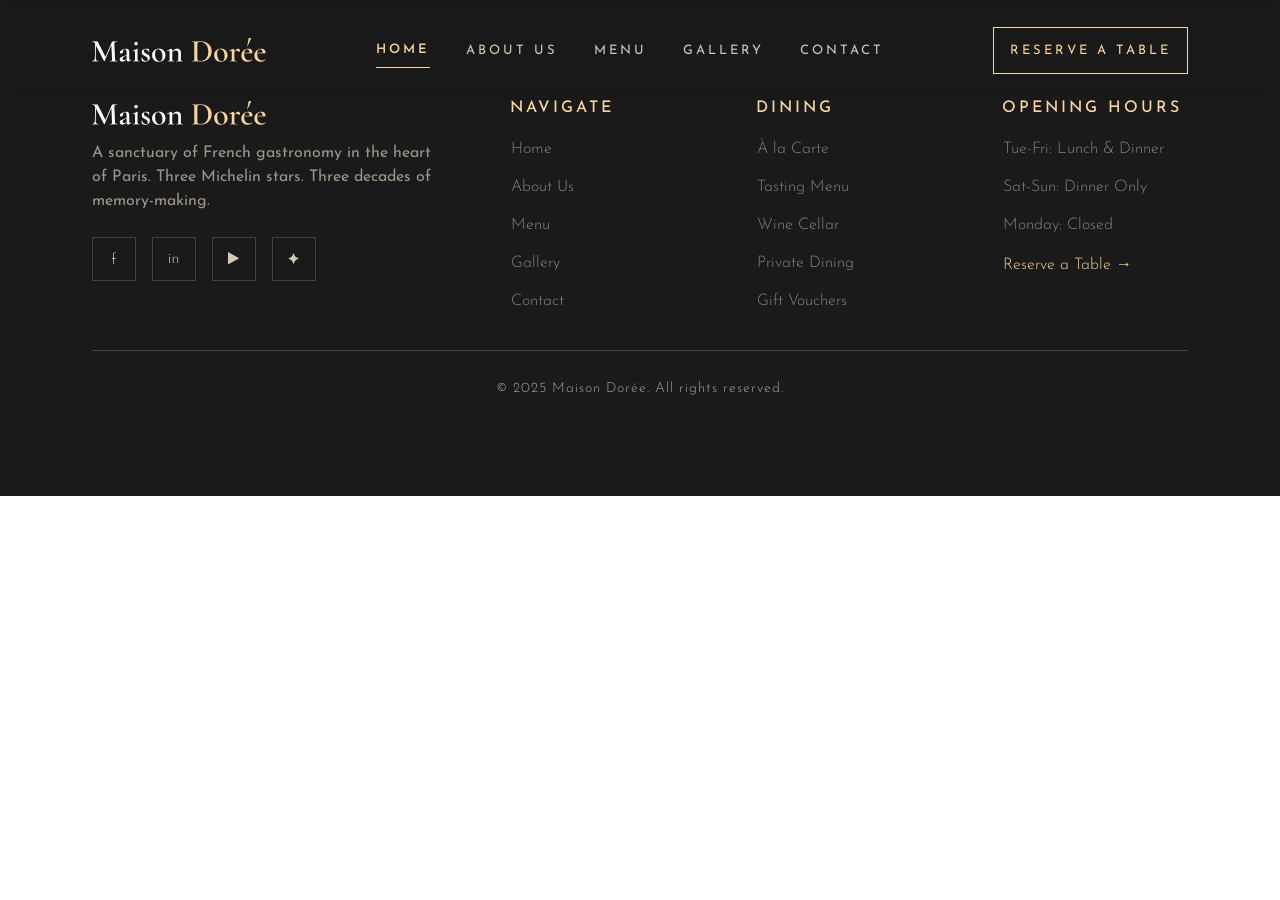
<file: index.html>
<!DOCTYPE html>
<html lang="en">

<head>
    <meta charset="UTF-8">
    <meta name="viewport" content="width=device-width, initial-scale=1.0">
    <title>Maison Doree</title>

    <!-- Bootstrap Styles Links -->
    <link rel="stylesheet" href="./assets/dist/bootstrap/css/bootstrap.min.css">
    <link rel="stylesheet" href="./assets/css/main.css">

    <!-- Owl Carousel Links -->
    <link rel="stylesheet" href="./assets/dist/owl-carousel/css/owl.carousel.css">

    <!-- Style Sheets -->
    <link rel="stylesheet" href="./assets/css/m_style.css">

    <!-- Google Fonts -->
    <link rel="preconnect" href="https://fonts.googleapis.com">
    <link rel="preconnect" href="https://fonts.gstatic.com" crossorigin>
    <link
        href="https://fonts.googleapis.com/css2?family=Cormorant+Garamond:ital,wght@0,300..700;1,300..700&family=Josefin+Sans:ital,wght@0,100..700;1,100..700&display=swap"
        rel="stylesheet">


</head>

<body>

    <header class="fixed-top">
        <div class="container nav_main">
            <div class="nav_left">

                <a class="nav_logo" href="./home.html">
                    <img src="./assets/img/nav_logo.png" alt="" class="img-fluid">
                </a>

                <button class="desktop_pad_none nav_toggler" type="button">
                    <div class="hamburger_menu">
                        <img src="./assets/img/nav_toggler.png" alt="" class="img-fluid">
                    </div>
                    <div class="hamburger_menu_close" style="display: none;">
                        <img src="./assets/img/nav_toggler_close.png" alt="" class="img-fluid">
                    </div>
                </button>
            </div>
            <div class="mobile_pad_none">

                <div class="nav_center">
                    <button class="btn btn_nav_link active" onclick="window.location.href='home.html'">HOME</button>
                    <button class="btn btn_nav_link" onclick="window.location.href='aboutus.html'">ABOUT US</button>
                    <button class="btn btn_nav_link" onclick="window.location.href='menu.html'">MENU</button>
                    <button class="btn btn_nav_link" onclick="window.location.href='gallery.html'">GALLERY</button>
                    <button class="btn btn_nav_link" onclick="window.location.href='contact.html'">CONTACT</button>
                </div>
            </div>

            <div class="mobile_pad_none">
                <button class="btn btn_nav">Reserve a Table</button>
            </div>

            <div class="desktop_pad_none nav_mobo" style="display: none;">
                <button class="btn btn_nav_link active" onclick="window.location.href='home.html'">HOME</button>
                <button class="btn btn_nav_link" onclick="window.location.href='aboutus.html'">ABOUT US</button>
                <button class="btn btn_nav_link" onclick="window.location.href='menu.html'">MENU</button>
                <button class="btn btn_nav_link" onclick="window.location.href='gallery.html'">GALLERY</button>
                <button class="btn btn_nav_link" onclick="window.location.href='contact.html'">CONTACT</button>
            </div>
        </div>

    </header>


    <footer class="footer_main">
        <div class="container">
            <div class="footer_collection">
                
                <div class="footer_top">
                    <div class="footer_left">
                        <img src="./assets/img/nav_logo.png" onclick="window.location.href='home.html'" alt="" class="img-fluid">
                        <p class="footer_left_text">
                            A sanctuary of French gastronomy in the heart of Paris. Three Michelin stars. Three decades of memory-making.
                        </p>
                        <div class="footer_social_div">
                            <button class="btn btn_social">
                                <img src="./assets/img/f.svg" alt="" class="img-fl">
                            </button>
                            <button class="btn btn_social">
                                <img src="./assets/img/in.svg" alt="" class="img-fl">
                            </button>
                            <button class="btn btn_social">
                                <img src="./assets/img/play.svg" alt="" class="img-fl">
                            </button>
                            <button class="btn btn_social">
                                <img src="./assets/img/ai.svg" alt="" class="img-fl">
                            </button>
                        </div>
                    </div>
                    <div class="footer_right">
                        <div class="footer_right_inner">
                            <p class="footer_link_title">Navigate</p>
                            <div class="footer_link_div">
                                <button class="btn footer_link" onclick="window.location.href='home.html'">Home</button>
                                <button class="btn footer_link" onclick="window.location.href='aboutus.html'">About Us</button>
                                <button class="btn footer_link" onclick="window.location.href='menu.html'">Menu</button>
                                <button class="btn footer_link" onclick="window.location.href='gallery.html'">Gallery</button>
                                <button class="btn footer_link" onclick="window.location.href='contact.html'">Contact</button>
                            </div>
                        </div>
                        <div class="footer_right_inner">
                            <p class="footer_link_title">Dining</p>
                            <div class="footer_link_div">
                                <button class="btn footer_link">À la Carte</button>
                                <button class="btn footer_link">Tasting Menu</button>
                                <button class="btn footer_link">Wine Cellar</button>
                                <button class="btn footer_link">Private Dining</button>
                                <button class="btn footer_link">Gift Vouchers</button>
                            </div>
                        </div>
                        <div class="footer_right_inner">
                            <p class="footer_link_title">Opening Hours</p>
                            <div class="footer_link_div">
                                <button class="btn footer_link">Tue-Fri: Lunch & Dinner</button>
                                <button class="btn footer_link">Sat-Sun: Dinner Only</button>
                                <button class="btn footer_link">Monday: Closed</button>
                                <button class="btn footer_link_arrow">Reserve a Table →</button>

                            </div>
                        </div>
                    </div>
                </div>
                <div class="footer_bottom">
                    <p class="footer_copyright">© 2025 Maison Dorée. All rights reserved.</p>
                </div>
            </div>
        </div>
    </footer>








    <!-- JQuery CDN -->
    <script src="https://cdnjs.cloudflare.com/ajax/libs/jquery/3.7.1/jquery.min.js"
        integrity="sha512-v2CJ7UaYy4JwqLDIrZUI/4hqeoQieOmAZNXBeQyjo21dadnwR+8ZaIJVT8EE2iyI61OV8e6M8PP2/4hpQINQ/g=="
        crossorigin="anonymous" referrerpolicy="no-referrer"></script>

    <!-- Bootstrap JS Links -->
    <script src="./assets/dist/bootstrap/js/bootstrap.popper.min.js"></script>
    <script src="./assets/dist/bootstrap/js/bootstrap.min.js"></script>

    <!-- Owl Carousel JS Links -->
    <script src="./assets/dist/owl-carousel/js/owl.carousel.js"></script>


    <script>
        $(document).ready(function () {
            $(".hamburger_menu").click(function () {
                $(".nav_mobo").fadeIn("slow");
                $(".hamburger_menu").fadeOut("slow");
                $(".hamburger_menu_close").fadeIn("slow");
            });
            $(".hamburger_menu_close").click(function () {
                $(".nav_mobo").fadeOut("slow");
                $(".hamburger_menu").fadeIn("slow");
                $(".hamburger_menu_close").fadeOut("slow");
            });
        });
    </script>

</body>

</html>
</file>
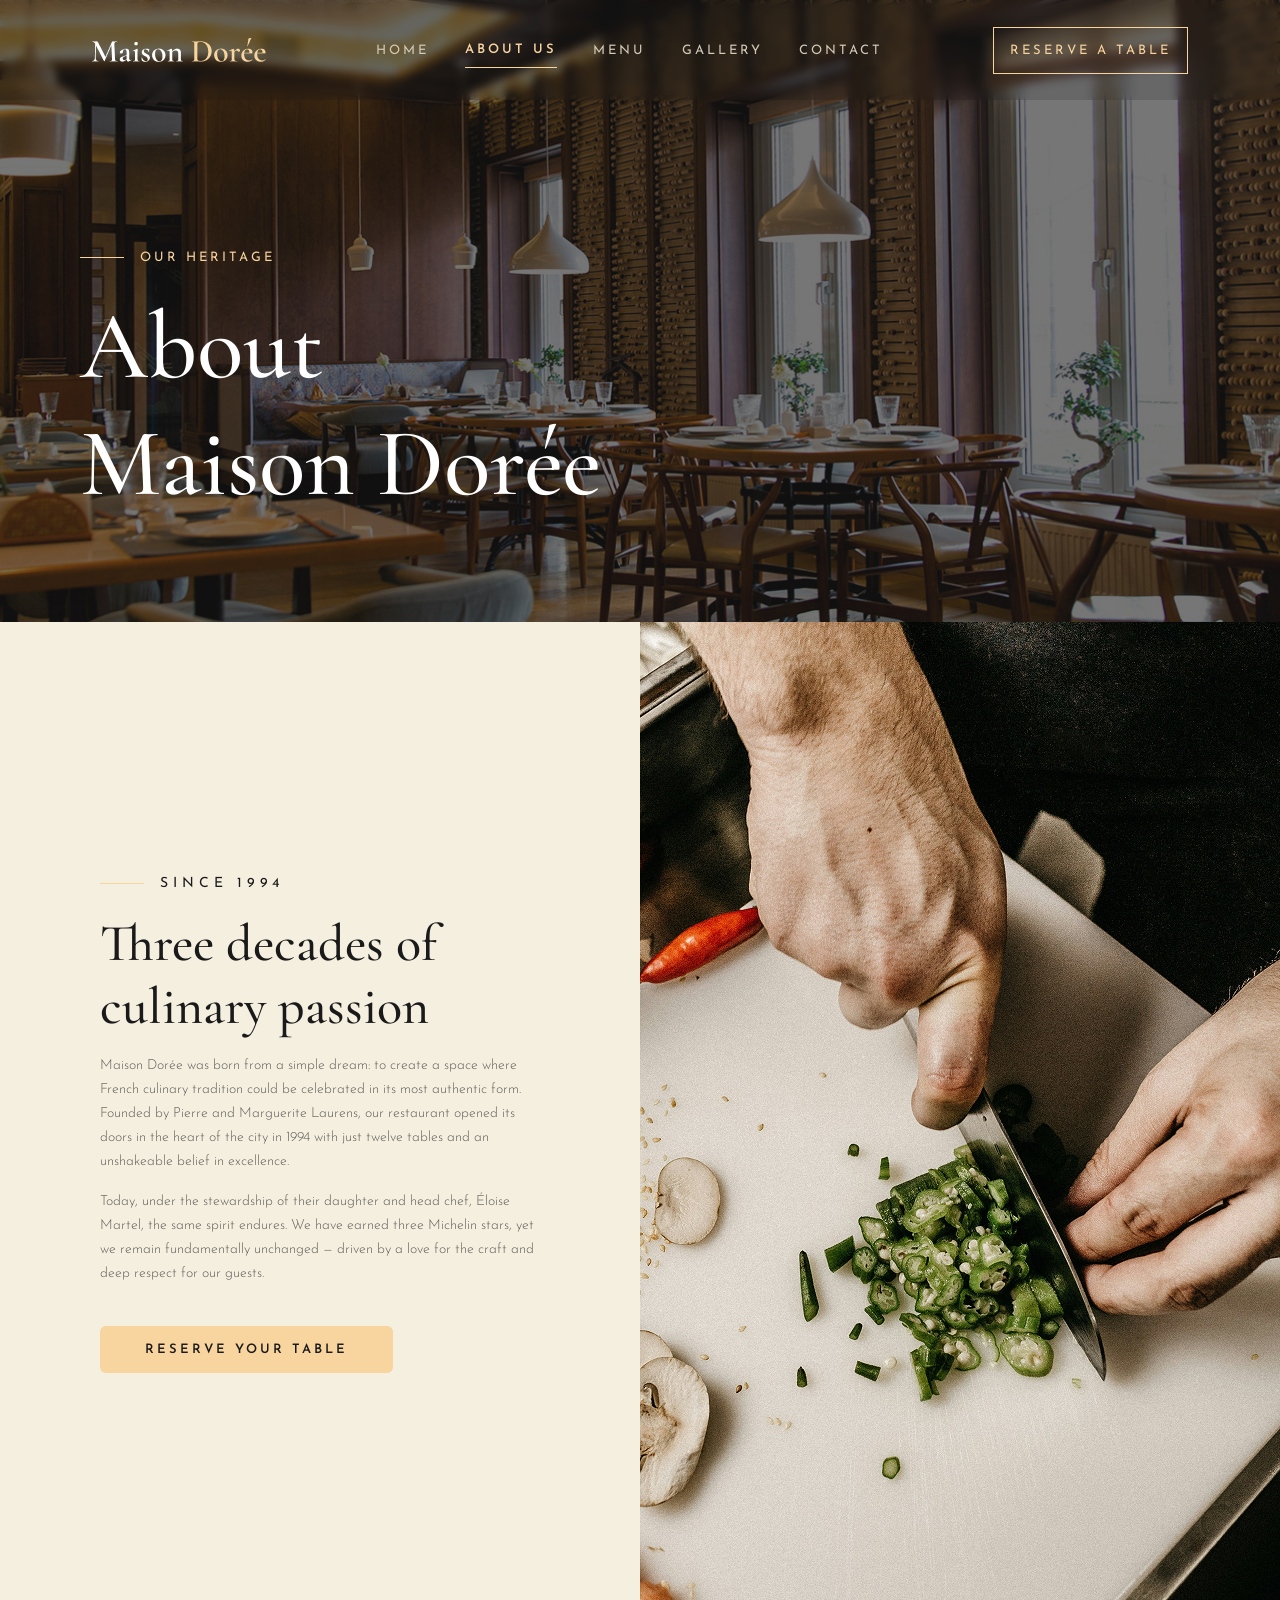
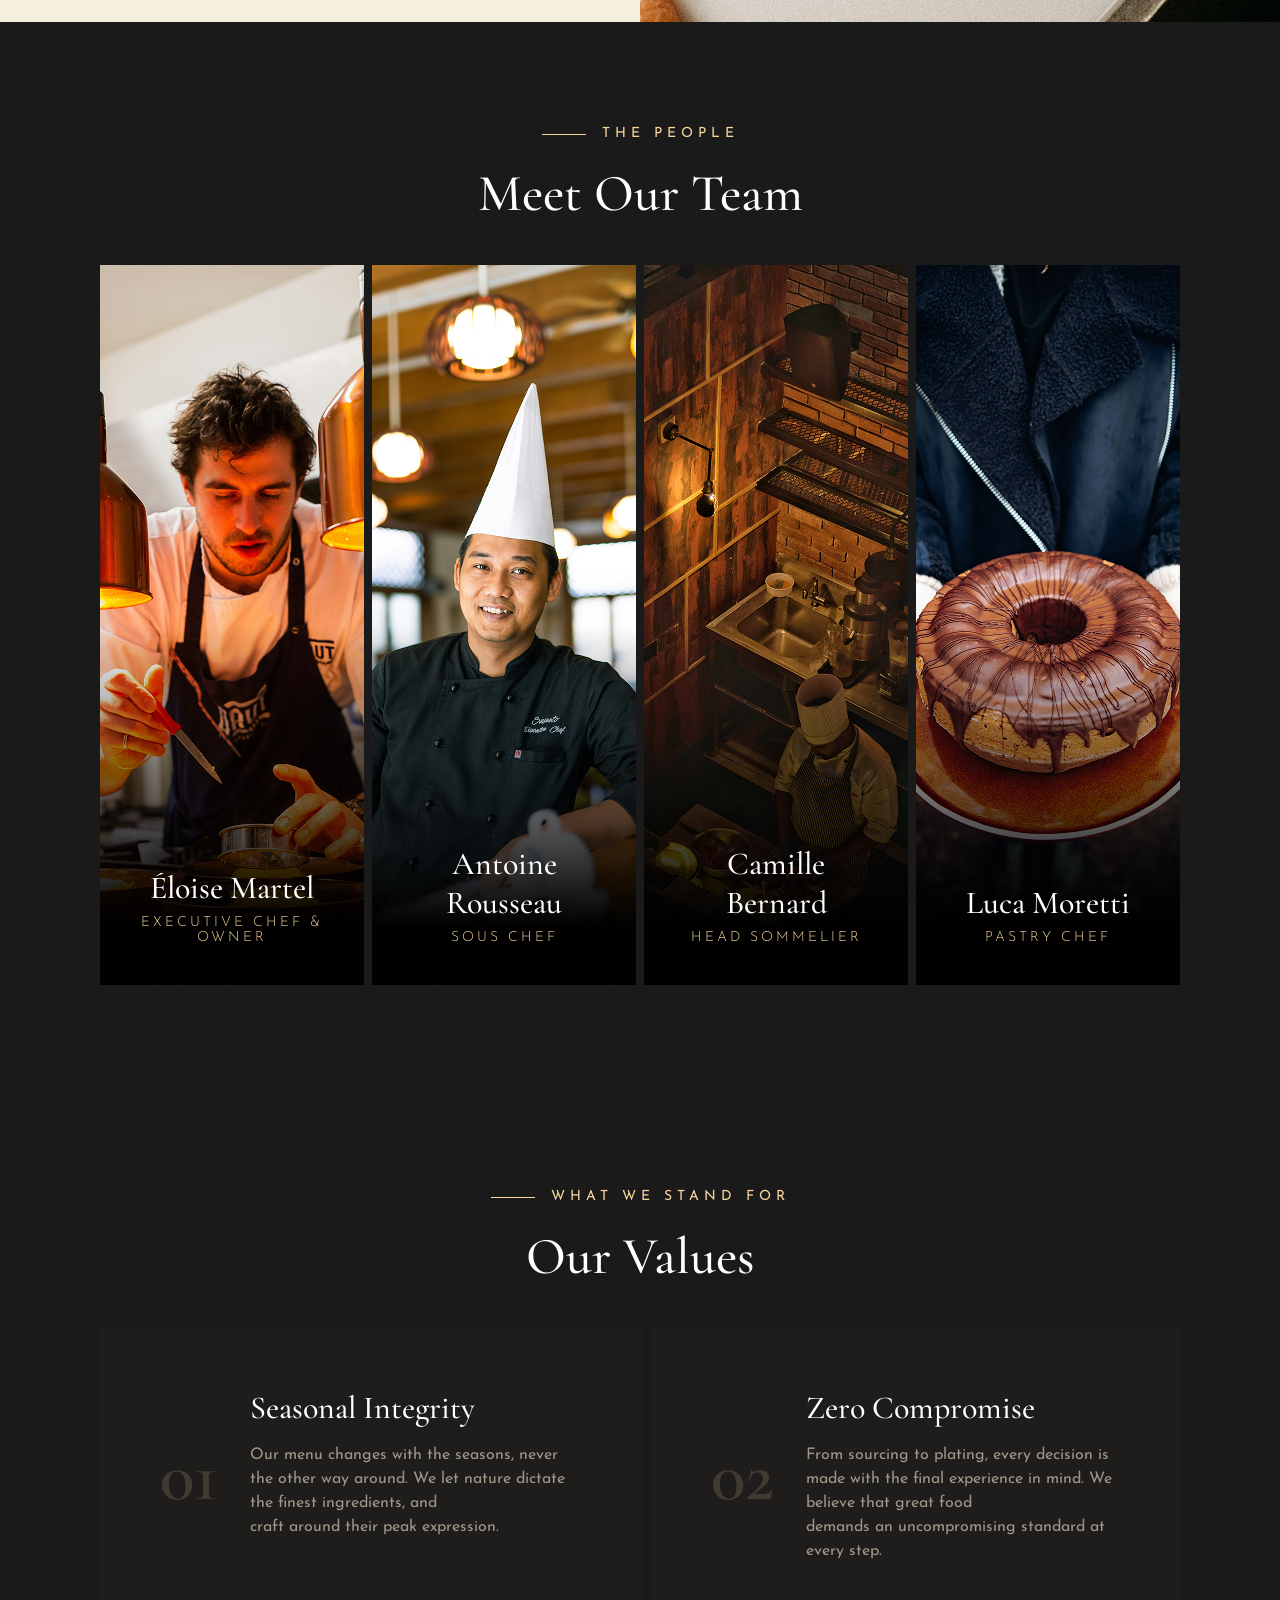
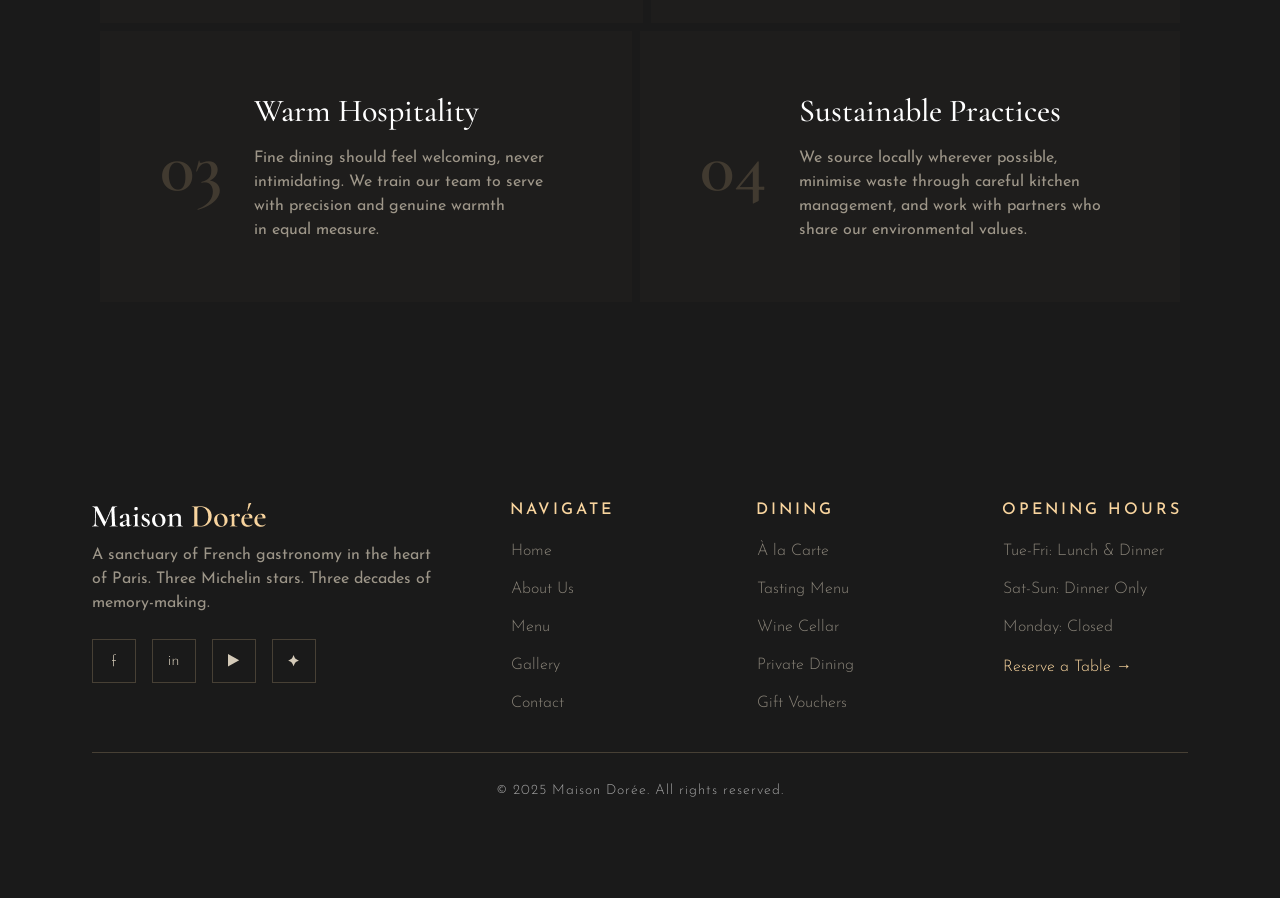
<file: aboutus.html>
<!DOCTYPE html>
<html lang="en">

<head>
    <meta charset="UTF-8">
    <meta name="viewport" content="width=device-width, initial-scale=1.0">
    <title>Maison Doree</title>

    <!-- Bootstrap Styles Links -->
    <link rel="stylesheet" href="./assets/dist/bootstrap/css/bootstrap.min.css">
    <link rel="stylesheet" href="./assets/css/main.css">

    <!-- Owl Carousel Links -->
    <link rel="stylesheet" href="./assets/dist/owl-carousel/css/owl.carousel.css">

    <!-- Style Sheets -->
    <link rel="stylesheet" href="./assets/css/m_style.css">
    <link rel="stylesheet" href="./assets/css/t_styles.css">

    <!-- Google Fonts -->
    <link rel="preconnect" href="https://fonts.googleapis.com">
    <link rel="preconnect" href="https://fonts.gstatic.com" crossorigin>
    <link
        href="https://fonts.googleapis.com/css2?family=Cormorant+Garamond:ital,wght@0,300..700;1,300..700&family=Josefin+Sans:ital,wght@0,100..700;1,100..700&display=swap"
        rel="stylesheet">


</head>

<body>

   <header class="fixed-top">
        <div class="container nav_main">
            <div class="nav_left">

                <a class="nav_logo" href="./home.html">
                    <img src="./assets/img/nav_logo.png" alt="" class="img-fluid">
                </a>

                <button class="desktop_pad_none nav_toggler" type="button">
                    <div class="hamburger_menu">
                        <img src="./assets/img/nav_toggler.png" alt="" class="img-fluid">
                    </div>
                    <div class="hamburger_menu_close" style="display: none;">
                        <img src="./assets/img/nav_toggler_close.png" alt="" class="img-fluid">
                    </div>
                </button>
            </div>
            <div class="mobile_pad_none">

                <div class="nav_center">
                    <button class="btn btn_nav_link" onclick="window.location.href='home.html'">HOME</button>
                    <button class="btn btn_nav_link active" onclick="window.location.href='aboutus.html'">ABOUT US</button>
                    <button class="btn btn_nav_link" onclick="window.location.href='menu.html'">MENU</button>
                    <button class="btn btn_nav_link" onclick="window.location.href='gallery.html'">GALLERY</button>
                    <button class="btn btn_nav_link" onclick="window.location.href='contact.html'">CONTACT</button>
                </div>
            </div>

            <div class="mobile_pad_none">
                <button class="btn btn_nav">Reserve a Table</button>
            </div>

            <div class="desktop_pad_none nav_mobo" style="display: none;">
                <button class="btn btn_nav_link" onclick="window.location.href='home.html'">HOME</button>
                <button class="btn btn_nav_link active" onclick="window.location.href='aboutus.html'">ABOUT US</button>
                <button class="btn btn_nav_link" onclick="window.location.href='menu.html'">MENU</button>
                <button class="btn btn_nav_link" onclick="window.location.href='gallery.html'">GALLERY</button>
                <button class="btn btn_nav_link" onclick="window.location.href='contact.html'">CONTACT</button>
            </div>
        </div>

    </header>




    <section>
        <div class="aboutus_1">
            <div class="container p-0">
                <div class="in_about1">
                    <div class="top_about1">
                        <div class="divider_about"></div>
                        <p class="about1_pp">Our Heritage</p>
                    </div>
                    <h1 class="about1_tt">About<br>
                        Maison Dorée</h1>
                </div>

            </div>

        </div>


        <div class="aboutus_2">
            <div class="col-md-6 left_about2">
                <div class="stick_right">
                    <div class="top_about1 bottom_16">
                        <div class="divider_about"></div>
                        <p class="about2_pp" style="color: #1A1A1A;">Since 1994</p>
                    </div>
                    <h1 class="about2_tt">Three decades of<br>
                        culinary passion</h1>
                    <p class="about2_pp2 ">Maison Dorée was born from a simple dream: to create a space where French
                        culinary tradition could be celebrated in its most
                        authentic form. Founded by Pierre and Marguerite Laurens, our restaurant opened its doors in the
                        heart of the city in 1994 with just twelve tables and an unshakeable belief in excellence.</p>
                    <p class="about2_pp2 extra_margin_bottom">Today, under the stewardship of their daughter and head chef,
                        Éloise Martel, the same spirit endures. We have earned three Michelin stars, yet we remain
                        fundamentally unchanged — driven by a love for the craft and deep respect for our guests.</p>
                    <button class="btn gold_buttton">
                        Reserve Your Table
                    </button>
                </div>
               
            </div>
            <div class="col-md-6 right_about2">

            </div>

        </div>






        <div class="aboutus_3">
            <div class="top_about3">
                <div class="top_about1 for_center">
                    <div class="divider_about">

                    </div>
                    <p class="about3_p">The People</p>
                </div>
                <h1 class="about3_tt">Meet Our Team</h1>
            </div>
            <div class="bottom_about3">
                <div class="card_card">
                    <h1>Éloise Martel</h1>
                    <p>Executive Chef & Owner</p>
                </div>
                <div class="card_card card2">
                    <h1>Antoine Rousseau</h1>
                    <p>Sous Chef</p>
                </div>
                <div class="card_card card3">
                    <h1>Camille Bernard</h1>
                    <p>Head Sommelier</p>
                </div>
                <div class="card_card card4">
                    <h1>Luca Moretti</h1>
                    <p>Pastry Chef</p>
                </div>
            </div>

        </div>

        <div class="aboutus_4">

            <div class="top_about3">
                <div class="top_about1 for_center">
                    <div class="divider_about">

                    </div>
                    <p class="about3_p">What We Stand For</p>
                </div>
                <h1 class="about3_tt">Our Values</h1>
            </div>
            <div class="bottom_about4">
                <div class="top_top">
                    <div class="about4_card">
                        <div>
                            <h1 class="number_css">01</h1>
                        </div>
                        <div class="second_side">
                            <h1>Seasonal Integrity</h1>
                            <p>Our menu changes with the seasons, never the other way around. We let nature dictate the
                                finest ingredients, and<br>
                                craft around their peak expression.</p>
                        </div>
                    </div>
                    <div class="about4_card">
                        <div>
                            <h1 class="number_css">02</h1>
                        </div>
                        <div class="second_side">
                            <h1>Zero Compromise</h1>
                            <p>From sourcing to plating, every decision is made with the final experience in mind. We believe that great food<br>
                                demands an uncompromising standard at every step.</p>
                        </div>
                    </div>


                </div>
                <div class="top_top">
                    <div class="about4_card">
                        <div>
                            <h1 class="number_css">03</h1>
                        </div>
                        <div class="second_side">
                            <h1>Warm Hospitality</h1>
                            <p>Fine dining should feel welcoming, never intimidating. We train our team to serve with precision and genuine warmth<br>
                                in equal measure.</p>
                        </div>
                    </div>
                    <div class="about4_card">
                        <div>
                            <h1 class="number_css">04</h1>
                        </div>
                        <div class="second_side">
                            <h1>Sustainable Practices</h1>
                            <p>We source locally wherever possible, minimise waste through careful kitchen management, and work with partners who<br>
                                share our environmental values.</p>
                        </div>
                    </div>


                </div>

            </div>



        </div>
    </section>




   <footer class="footer_main">
        <div class="container">
            <div class="footer_collection">
                
                <div class="footer_top">
                    <div class="footer_left">
                        <img src="./assets/img/nav_logo.png" onclick="window.location.href='home.html'" alt="" class="img-fluid">
                        <p class="footer_left_text">
                            A sanctuary of French gastronomy in the heart of Paris. Three Michelin stars. Three decades of memory-making.
                        </p>
                        <div class="footer_social_div">
                            <button class="btn btn_social">
                                <img src="./assets/img/f.svg" alt="" class="img-fl">
                            </button>
                            <button class="btn btn_social">
                                <img src="./assets/img/in.svg" alt="" class="img-fl">
                            </button>
                            <button class="btn btn_social">
                                <img src="./assets/img/play.svg" alt="" class="img-fl">
                            </button>
                            <button class="btn btn_social">
                                <img src="./assets/img/ai.svg" alt="" class="img-fl">
                            </button>
                        </div>
                    </div>
                    <div class="footer_right">
                        <div class="footer_right_inner">
                            <p class="footer_link_title">Navigate</p>
                            <div class="footer_link_div">
                                <button class="btn footer_link" onclick="window.location.href='home.html'">Home</button>
                                <button class="btn footer_link" onclick="window.location.href='aboutus.html'">About Us</button>
                                <button class="btn footer_link" onclick="window.location.href='menu.html'">Menu</button>
                                <button class="btn footer_link" onclick="window.location.href='gallery.html'">Gallery</button>
                                <button class="btn footer_link" onclick="window.location.href='contact.html'">Contact</button>
                            </div>
                        </div>
                        <div class="footer_right_inner">
                            <p class="footer_link_title">Dining</p>
                            <div class="footer_link_div">
                                <button class="btn footer_link">À la Carte</button>
                                <button class="btn footer_link">Tasting Menu</button>
                                <button class="btn footer_link">Wine Cellar</button>
                                <button class="btn footer_link">Private Dining</button>
                                <button class="btn footer_link">Gift Vouchers</button>
                            </div>
                        </div>
                        <div class="footer_right_inner">
                            <p class="footer_link_title">Opening Hours</p>
                            <div class="footer_link_div">
                                <button class="btn footer_link">Tue-Fri: Lunch & Dinner</button>
                                <button class="btn footer_link">Sat-Sun: Dinner Only</button>
                                <button class="btn footer_link">Monday: Closed</button>
                                <button class="btn footer_link_arrow">Reserve a Table →</button>

                            </div>
                        </div>
                    </div>
                </div>
                <div class="footer_bottom">
                    <p class="footer_copyright">© 2025 Maison Dorée. All rights reserved.</p>
                </div>
            </div>
        </div>
    </footer>









    <!-- JQuery CDN -->
    <script src="https://cdnjs.cloudflare.com/ajax/libs/jquery/3.7.1/jquery.min.js"
        integrity="sha512-v2CJ7UaYy4JwqLDIrZUI/4hqeoQieOmAZNXBeQyjo21dadnwR+8ZaIJVT8EE2iyI61OV8e6M8PP2/4hpQINQ/g=="
        crossorigin="anonymous" referrerpolicy="no-referrer"></script>

    <!-- Bootstrap JS Links -->
    <script src="./assets/dist/bootstrap/js/bootstrap.popper.min.js"></script>
    <script src="./assets/dist/bootstrap/js/bootstrap.min.js"></script>

    <!-- Owl Carousel JS Links -->
    <script src="./assets/dist/owl-carousel/js/owl.carousel.js"></script>


    <script>
        $(document).ready(function () {
            $(".hamburger_menu").click(function () {
                $(".nav_mobo").fadeIn("slow");
                $(".hamburger_menu").fadeOut("slow");
                $(".hamburger_menu_close").fadeIn("slow");
            });
            $(".hamburger_menu_close").click(function () {
                $(".nav_mobo").fadeOut("slow");
                $(".hamburger_menu").fadeIn("slow");
                $(".hamburger_menu_close").fadeOut("slow");
            });
        });
    </script>

</body>

</html>
</file>
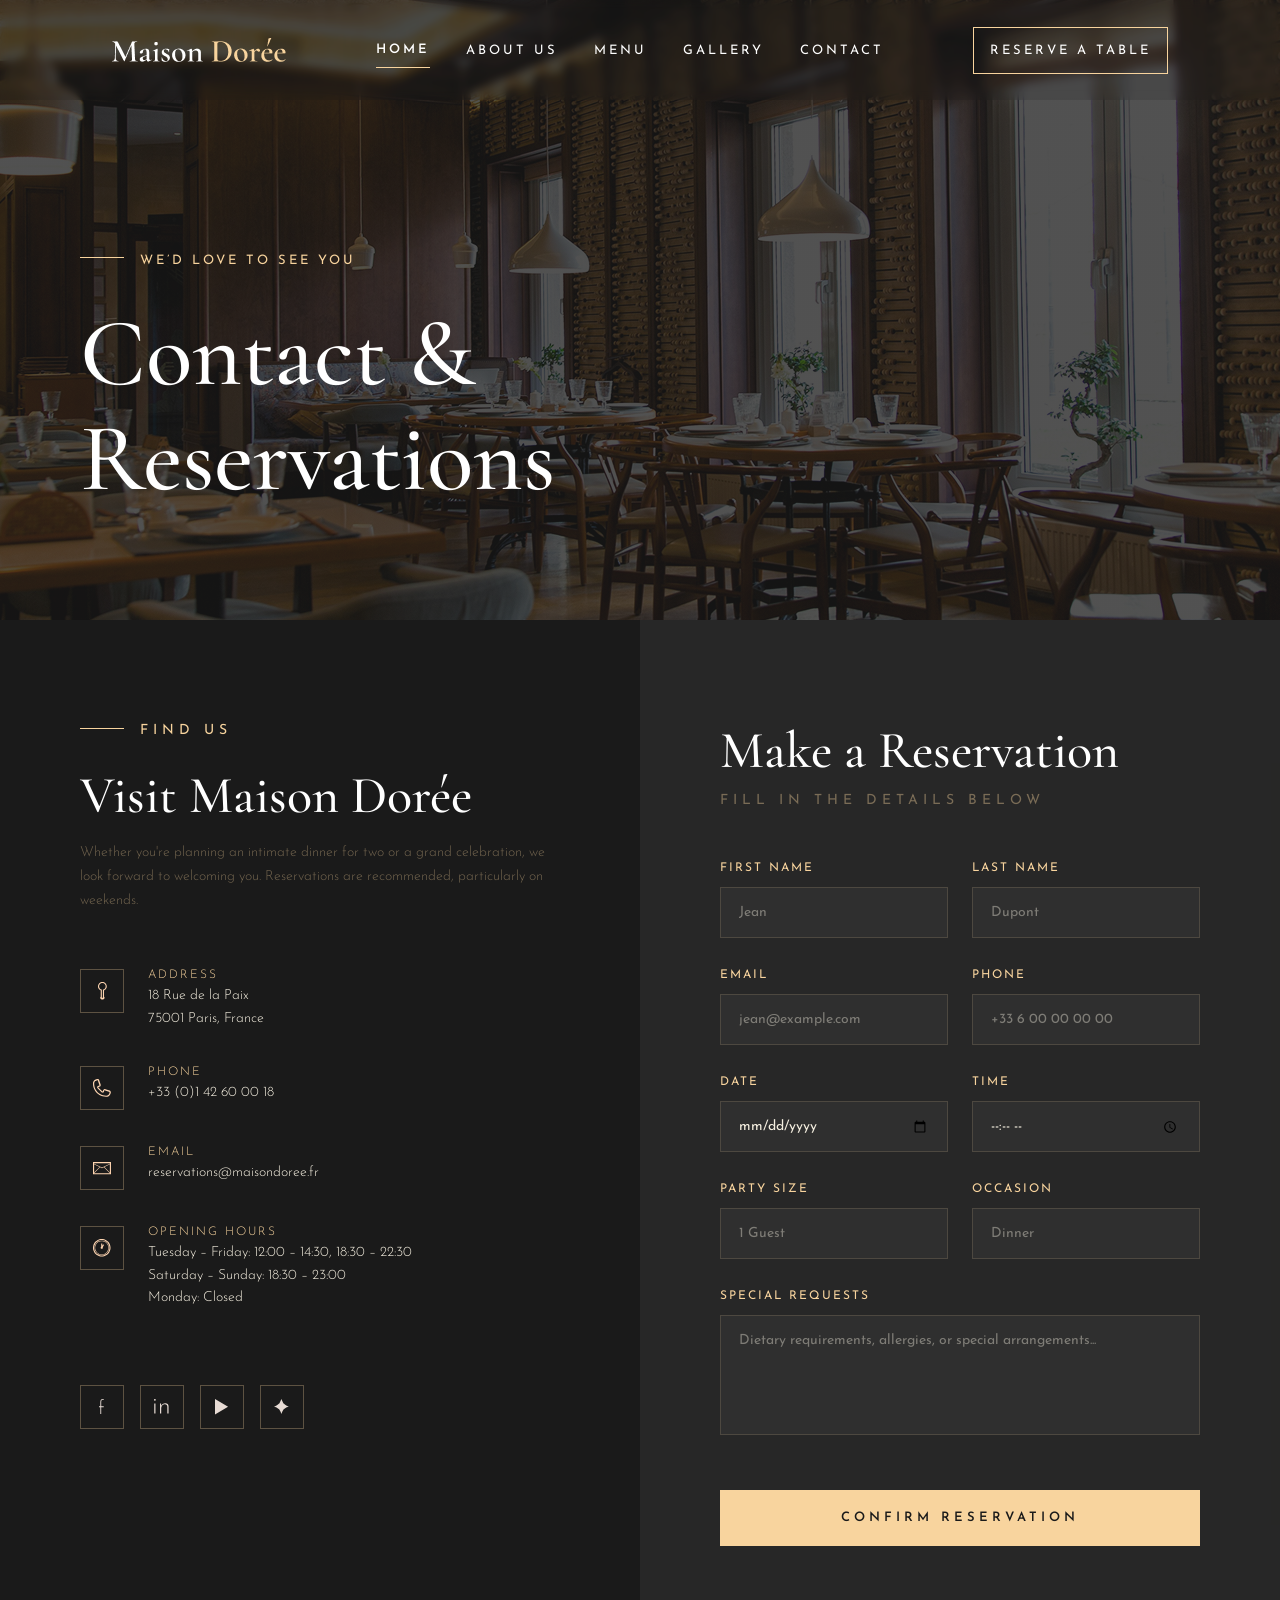
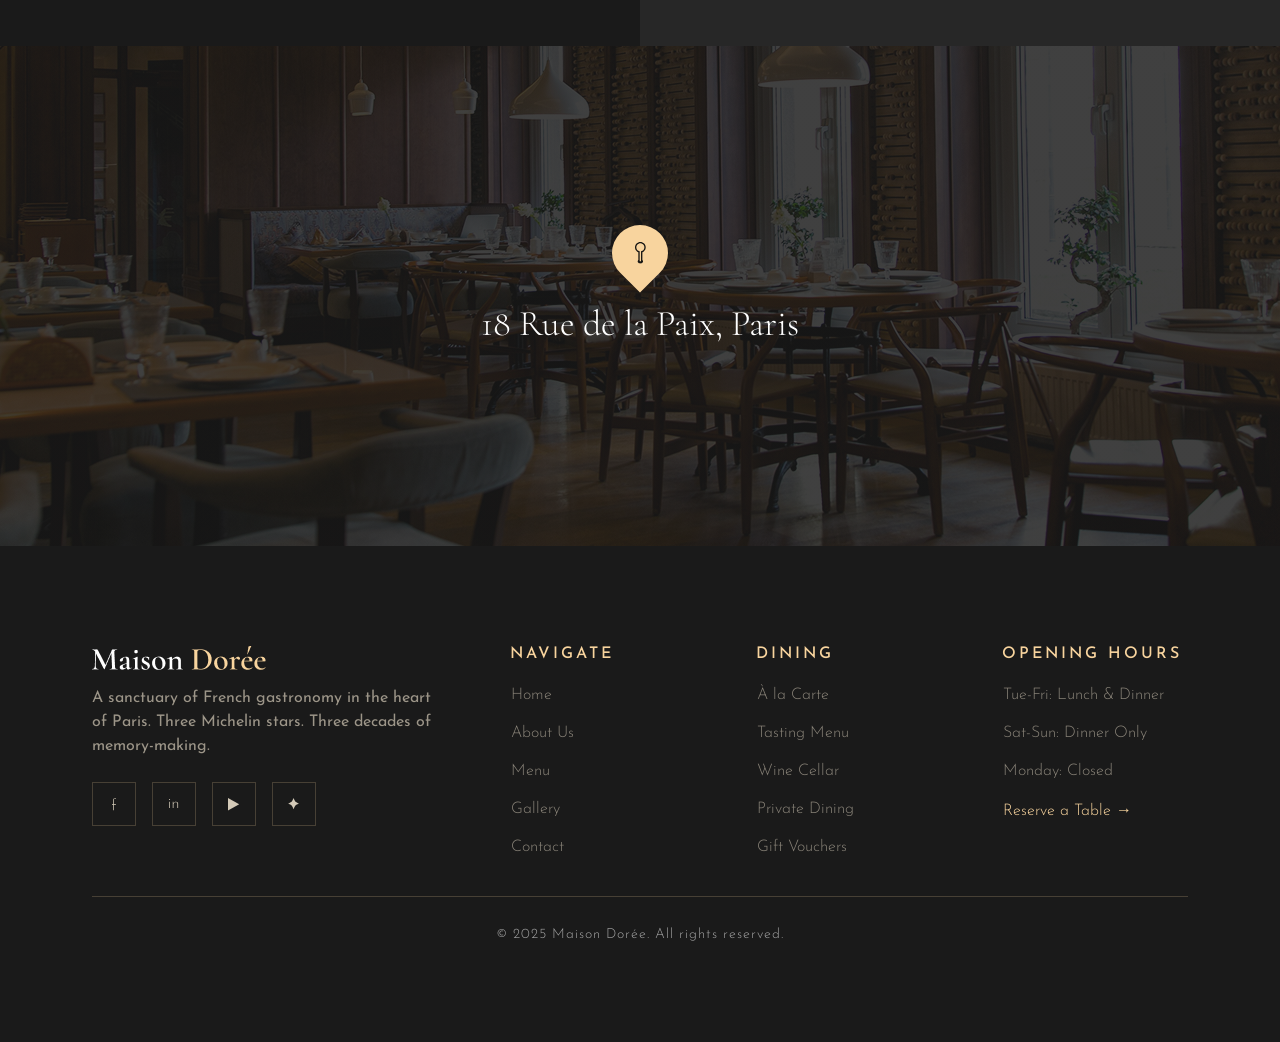
<file: contact.html>
<!DOCTYPE html>
<html lang="en">

<head>
    <meta charset="UTF-8">
    <meta name="viewport" content="width=device-width, initial-scale=1.0">
    <title>Maison Doree</title>

    <!-- Bootstrap Styles Links -->
    <link rel="stylesheet" href="./assets/dist/bootstrap/css/bootstrap.min.css">
    <link rel="stylesheet" href="./assets/css/main.css">

    <!-- Owl Carousel Links -->
    <link rel="stylesheet" href="./assets/dist/owl-carousel/css/owl.carousel.css">

    <!-- Style Sheets -->
    <link rel="stylesheet" href="./assets/css/m_style.css">
    <link rel="stylesheet" href="./assets/css/contact.css">

    <!-- Google Fonts -->
    <link rel="preconnect" href="https://fonts.googleapis.com">
    <link rel="preconnect" href="https://fonts.gstatic.com" crossorigin>
    <link
        href="https://fonts.googleapis.com/css2?family=Cormorant+Garamond:ital,wght@0,300..700;1,300..700&family=Josefin+Sans:ital,wght@0,100..700;1,100..700&display=swap"
        rel="stylesheet">


</head>

<body>

    <header class="fixed-top">
        <div class="container nav_main">
            <div class="nav_left">

                <a class="nav_logo" href="./home.html">
                    <img src="./assets/img/nav_logo.png" alt="" class="img-fluid">
                </a>

                <button class="desktop_pad_none nav_toggler" type="button">
                    <div class="hamburger_menu">
                        <img src="./assets/img/nav_toggler.png" alt="" class="img-fluid">
                    </div>
                    <div class="hamburger_menu_close" style="display: none;">
                        <img src="./assets/img/nav_toggler_close.png" alt="" class="img-fluid">
                    </div>
                </button>
            </div>
            <div class="mobile_pad_none">

                <div class="nav_center">
                    <button class="btn btn_nav_link active" onclick="window.location.href='home.html'">HOME</button>
                    <button class="btn btn_nav_link" onclick="window.location.href='aboutus.html'">ABOUT US</button>
                    <button class="btn btn_nav_link" onclick="window.location.href='menu.html'">MENU</button>
                    <button class="btn btn_nav_link" onclick="window.location.href='gallery.html'">GALLERY</button>
                    <button class="btn btn_nav_link" onclick="window.location.href='contact.html'">CONTACT</button>
                </div>
            </div>

            <div class="mobile_pad_none">
                <button class="btn btn_nav">Reserve a Table</button>
            </div>

            <div class="desktop_pad_none nav_mobo" style="display: none;">
                <button class="btn btn_nav_link active" onclick="window.location.href='home.html'">HOME</button>
                <button class="btn btn_nav_link" onclick="window.location.href='aboutus.html'">ABOUT US</button>
                <button class="btn btn_nav_link" onclick="window.location.href='menu.html'">MENU</button>
                <button class="btn btn_nav_link" onclick="window.location.href='gallery.html'">GALLERY</button>
                <button class="btn btn_nav_link" onclick="window.location.href='contact.html'">CONTACT</button>
            </div>
        </div>

    </header>
<!-- HERO CONTACT SECTION -->
<section class="contact_hero">
    <div class="overlay"></div>
    <div class="container hero_content">

        <div class="section_heading">
            <img src="./assets/img/line.svg" alt="line" class="heading_line">
            <p class="sub_text">WE’D LOVE TO SEE YOU</p>
        </div>

        <h1>Contact &<br>Reservations</h1>
    </div>
</section>

<!-- CONTACT + RESERVATION SECTION -->
<section class="contact_reservation">
    <div class="container-fluid p-0">
        <div class="row row g-0">

            <!-- LEFT SIDE -->
            <div class="col-lg-6 contact_left">

                <div class="section_heading_find">
                    <img src="./assets/img/line.svg" alt="line" class="heading_line">
                    <p class="sub_heading">FIND US</p>
                </div>

                <h2>Visit Maison Dorée</h2>

                <p class="desc">
                    Whether you're planning an intimate dinner for two or a grand celebration, we look forward to welcoming you. Reservations are recommended, particularly on weekends.
                </p>

                <!-- ADDRESS -->
                <div class="info_item">
                    <div class="icon_box">
                        <img src="./assets/img/location.svg" alt="location">
                    </div>
                    <div class="info_content">
                        <p class="info_title">ADDRESS</p>
                        <p>18 Rue de la Paix<br>75001 Paris, France</p>
                    </div>
                </div>

                <!-- PHONE -->
                <div class="info_item">
                    <div class="icon_box">
                        <img src="./assets/img/phone.svg" alt="location">
                    </div>
                    <div class="info_content">
                        <p class="info_title">PHONE</p>
                        <p>+33 (0)1 42 60 00 18</p>
                    </div>
                </div>

                <!-- EMAIL -->
                <div class="info_item">
                    <div class="icon_box">
                        <img src="./assets/img/email.svg" alt="location">
                    </div>
                    <div class="info_content">
                        <p class="info_title">EMAIL</p>
                        <p>reservations@maisondoree.fr</p>
                    </div>
                </div>

                <!-- OPENING HOURS -->
                <div class="info_item">
                    <div class="icon_box">
                        <img src="./assets/img/clock.svg" alt="location">
                    </div>
                    <div class="info_content">
                        <p class="info_title">OPENING HOURS</p>
                        <p>Tuesday – Friday: 12:00 – 14:30, 18:30 – 22:30</p>
                        <p>Saturday – Sunday: 18:30 – 23:00</p>
                        <p>Monday: Closed</p>
                    </div>
                </div>

                <!-- SOCIAL -->
                <!-- SOCIAL -->
                    <div class="social_icons">
                        <span><img src="./assets/img/f.svg" alt="facebook"></span>
                        <span><img src="./assets/img/in.svg" alt="linkedin"></span>
                        <span><img src="./assets/img/play.svg" alt="youtube"></span>
                        <span><img src="./assets/img/ai.svg" alt="dribbble"></span>
                    </div>

            </div>


            <!-- RIGHT SIDE -->
            <div class="col-lg-6 contact_right">

                <h2>Make a Reservation</h2>
                <p class="sub_heading">FILL IN THE DETAILS BELOW</p>

                <form class="reservation_form">
                    <div class="row">

                        <div class="col-md-6 form_group">
                            <label>FIRST NAME</label>
                            <input type="text" placeholder="Jean">
                        </div>

                        <div class="col-md-6 form_group">
                            <label>LAST NAME</label>
                            <input type="text" placeholder="Dupont">
                        </div>

                        <div class="col-md-6 form_group">
                            <label>EMAIL</label>
                            <input type="email" placeholder="jean@example.com">
                        </div>

                        <div class="col-md-6 form_group">
                            <label>PHONE</label>
                            <input type="text" placeholder="+33 6 00 00 00 00">
                        </div>

                        <div class="col-md-6 form_group">
                            <label>DATE</label>
                            <input type="date">
                        </div>

                        <div class="col-md-6 form_group">
                            <label>TIME</label>
                            <input type="time">
                        </div>

                        <div class="col-md-6 form_group">
                            <label>PARTY SIZE</label>
                            <input type="text" placeholder="1 Guest">
                        </div>

                        <div class="col-md-6 form_group">
                            <label>OCCASION</label>
                            <input type="text" placeholder="Dinner">
                        </div>

                        <!-- TEXTAREA -->
                        <div class="col-12 form_group">
                            <label>SPECIAL REQUESTS</label>
                            <textarea rows="4" placeholder="Dietary requirements, allergies, or special arrangements..."></textarea>
                        </div>

                        <!-- BUTTON -->
                        <div class="col-12">
                            <button type="submit" class="btn_submit">
                                CONFIRM RESERVATION
                            </button>
                        </div>

                    </div>
                </form>

            </div>

        </div>
    </div>
</section>

<section class="location_section">
    <div class="location_content">

        <div class="location_pin">
            <img src="./assets/img/location.svg" alt="location">
        </div>

        <p class="location_text">
            18 Rue de la Paix, Paris
        </p>

    </div>
</section>

    <footer class="footer_main">
        <div class="container">
            <div class="footer_collection">
                
                <div class="footer_top">
                    <div class="footer_left">
                        <img src="./assets/img/nav_logo.png" onclick="window.location.href='home.html'" alt="" class="img-fluid">
                        <p class="footer_left_text">
                            A sanctuary of French gastronomy in the heart of Paris. Three Michelin stars. Three decades of memory-making.
                        </p>
                        <div class="footer_social_div">
                            <button class="btn btn_social">
                                <img src="./assets/img/f.svg" alt="" class="img-fl">
                            </button>
                            <button class="btn btn_social">
                                <img src="./assets/img/in.svg" alt="" class="img-fl">
                            </button>
                            <button class="btn btn_social">
                                <img src="./assets/img/play.svg" alt="" class="img-fl">
                            </button>
                            <button class="btn btn_social">
                                <img src="./assets/img/ai.svg" alt="" class="img-fl">
                            </button>
                        </div>
                    </div>
                    <div class="footer_right">
                        <div class="footer_right_inner">
                            <p class="footer_link_title">Navigate</p>
                            <div class="footer_link_div">
                                <button class="btn footer_link" onclick="window.location.href='home.html'">Home</button>
                                <button class="btn footer_link" onclick="window.location.href='aboutus.html'">About Us</button>
                                <button class="btn footer_link" onclick="window.location.href='menu.html'">Menu</button>
                                <button class="btn footer_link" onclick="window.location.href='gallery.html'">Gallery</button>
                                <button class="btn footer_link" onclick="window.location.href='contact.html'">Contact</button>
                            </div>
                        </div>
                        <div class="footer_right_inner">
                            <p class="footer_link_title">Dining</p>
                            <div class="footer_link_div">
                                <button class="btn footer_link">À la Carte</button>
                                <button class="btn footer_link">Tasting Menu</button>
                                <button class="btn footer_link">Wine Cellar</button>
                                <button class="btn footer_link">Private Dining</button>
                                <button class="btn footer_link">Gift Vouchers</button>
                            </div>
                        </div>
                        <div class="footer_right_inner">
                            <p class="footer_link_title">Opening Hours</p>
                            <div class="footer_link_div">
                                <button class="btn footer_link">Tue-Fri: Lunch & Dinner</button>
                                <button class="btn footer_link">Sat-Sun: Dinner Only</button>
                                <button class="btn footer_link">Monday: Closed</button>
                                <button class="btn footer_link_arrow">Reserve a Table →</button>

                            </div>
                        </div>
                    </div>
                </div>
                <div class="footer_bottom">
                    <p class="footer_copyright">© 2025 Maison Dorée. All rights reserved.</p>
                </div>
            </div>
        </div>
    </footer>






    <!-- JQuery CDN -->
    <script src="https://cdnjs.cloudflare.com/ajax/libs/jquery/3.7.1/jquery.min.js"
        integrity="sha512-v2CJ7UaYy4JwqLDIrZUI/4hqeoQieOmAZNXBeQyjo21dadnwR+8ZaIJVT8EE2iyI61OV8e6M8PP2/4hpQINQ/g=="
        crossorigin="anonymous" referrerpolicy="no-referrer"></script>

    <!-- Bootstrap JS Links -->
    <script src="./assets/dist/bootstrap/js/bootstrap.popper.min.js"></script>
    <script src="./assets/dist/bootstrap/js/bootstrap.min.js"></script>

    <!-- Owl Carousel JS Links -->
    <script src="./assets/dist/owl-carousel/js/owl.carousel.js"></script>


    <script>
        $(document).ready(function () {
            $(".hamburger_menu").click(function () {
                $(".nav_mobo").fadeIn("slow");
                $(".hamburger_menu").fadeOut("slow");
                $(".hamburger_menu_close").fadeIn("slow");
            });
            $(".hamburger_menu_close").click(function () {
                $(".nav_mobo").fadeOut("slow");
                $(".hamburger_menu").fadeIn("slow");
                $(".hamburger_menu_close").fadeOut("slow");
            });
        });
    </script>

</body>

</html>
</file>
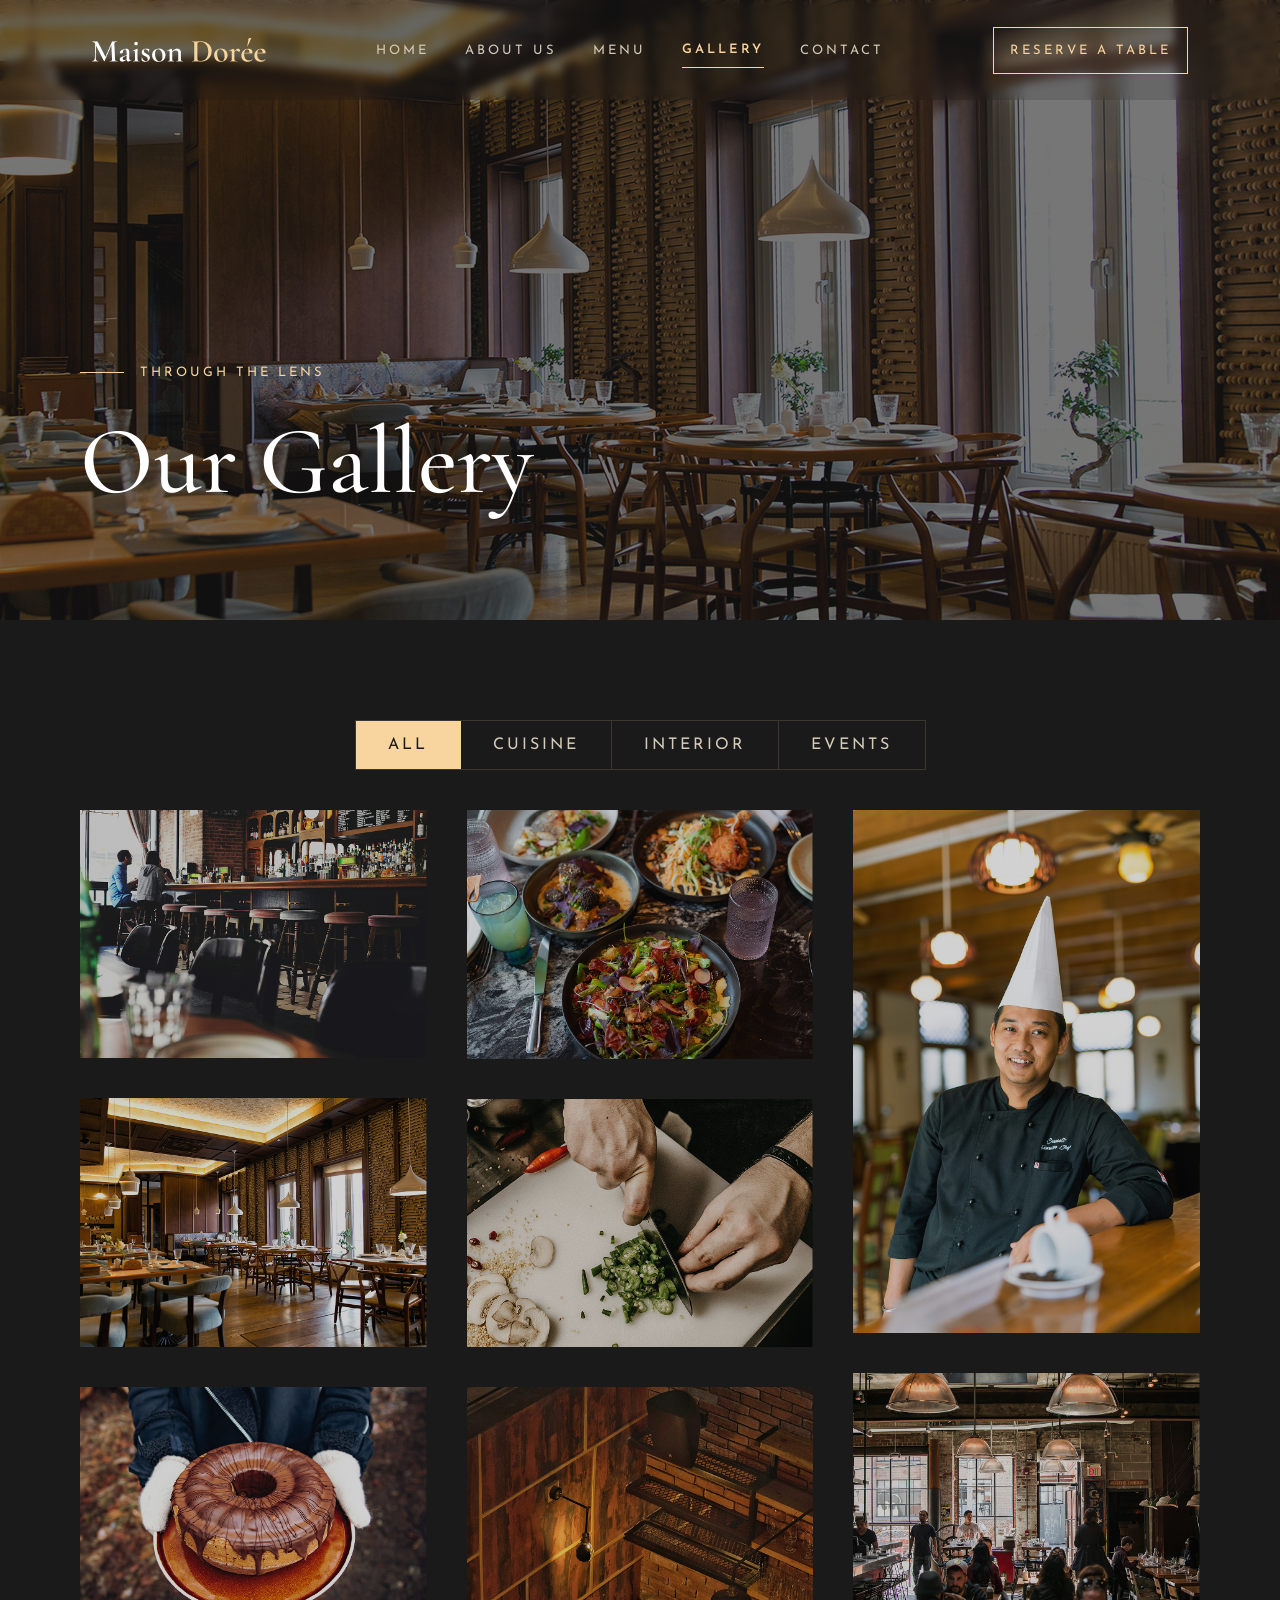
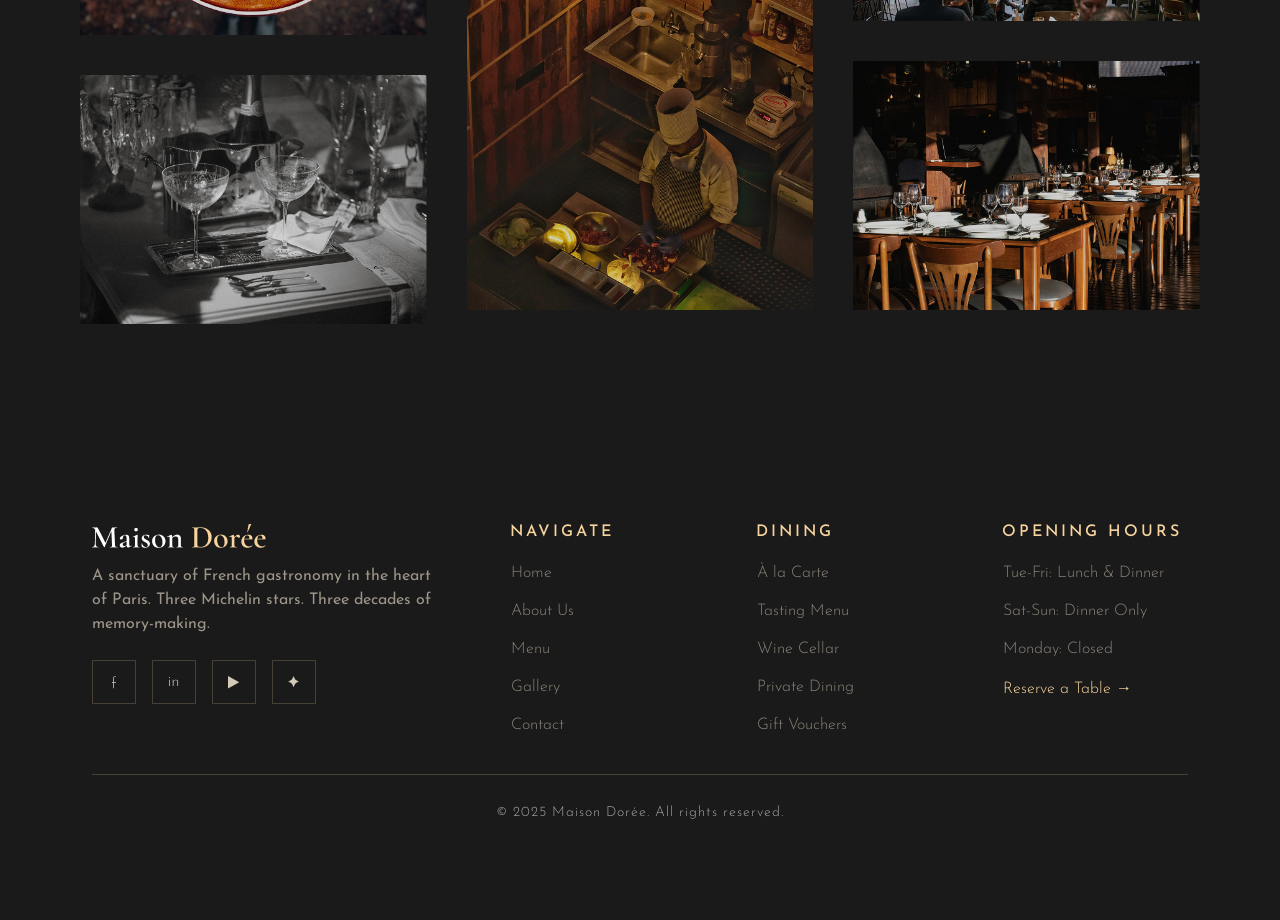
<file: gallery.html>
<!DOCTYPE html>
<html lang="en">

<head>
    <meta charset="UTF-8">
    <meta name="viewport" content="width=device-width, initial-scale=1.0">
    <title>Maison Doree</title>

    <!-- Bootstrap Styles Links -->
    <link rel="stylesheet" href="./assets/dist/bootstrap/css/bootstrap.min.css">
    <link rel="stylesheet" href="./assets/css/main.css">

    <!-- Owl Carousel Links -->
    <link rel="stylesheet" href="./assets/dist/owl-carousel/css/owl.carousel.css">

    <!-- Style Sheets -->
    <link rel="stylesheet" href="./assets/css/m_style.css">
    <link rel="stylesheet" href="./assets/css/dhiraj.css">
    <link rel="stylesheet" href="./assets/css/dhirajresponsive.css">


    <!-- Google Fonts -->
    <link rel="preconnect" href="https://fonts.googleapis.com">
    <link rel="preconnect" href="https://fonts.gstatic.com" crossorigin>
    <link
        href="https://fonts.googleapis.com/css2?family=Cormorant+Garamond:ital,wght@0,300..700;1,300..700&family=Josefin+Sans:ital,wght@0,100..700;1,100..700&display=swap"
        rel="stylesheet">


</head>

<body>

     <header class="fixed-top">
        <div class="container nav_main">
            <div class="nav_left">

                <a class="nav_logo" href="./home.html">
                    <img src="./assets/img/nav_logo.png" alt="" class="img-fluid">
                </a>

                <button class="desktop_pad_none nav_toggler" type="button">
                    <div class="hamburger_menu">
                        <img src="./assets/img/nav_toggler.png" alt="" class="img-fluid">
                    </div>
                    <div class="hamburger_menu_close" style="display: none;">
                        <img src="./assets/img/nav_toggler_close.png" alt="" class="img-fluid">
                    </div>
                </button>
            </div>
            <div class="mobile_pad_none">

                <div class="nav_center">
                    <button class="btn btn_nav_link" onclick="window.location.href='home.html'">HOME</button>
                    <button class="btn btn_nav_link" onclick="window.location.href='aboutus.html'">ABOUT US</button>
                    <button class="btn btn_nav_link" onclick="window.location.href='menu.html'">MENU</button>
                    <button class="btn btn_nav_link active" onclick="window.location.href='gallery.html'">GALLERY</button>
                    <button class="btn btn_nav_link" onclick="window.location.href='contact.html'">CONTACT</button>
                </div>
            </div>

            <div class="mobile_pad_none">
                <button class="btn btn_nav">Reserve a Table</button>
            </div>

            <div class="desktop_pad_none nav_mobo" style="display: none;">
                <button class="btn btn_nav_link" onclick="window.location.href='home.html'">HOME</button>
                <button class="btn btn_nav_link" onclick="window.location.href='aboutus.html'">ABOUT US</button>
                <button class="btn btn_nav_link" onclick="window.location.href='menu.html'">MENU</button>
                <button class="btn btn_nav_link active" onclick="window.location.href='gallery.html'">GALLERY</button>
                <button class="btn btn_nav_link" onclick="window.location.href='contact.html'">CONTACT</button>
            </div>
        </div>

    </header>

    <section class="main_menu">
        <div class="container px-0">
            <div class="top_sec_box">
                <div class="silder_box"><img src="./assets/img/hori_divide.png" alt="" class="slieed"><span
                        class="subttott">Through the Lens</span></div>
                <h4 class="our_menu_text">
                    Our Gallery </h4>
            </div>
        </div>
    </section>

    <section class="gallery_tab">
        <div class="container px-0">

            <!-- Tabs -->
            <ul class="nav gallery_tab-nav" id="galleryTab" role="tablist">
                <li class="nav-item">
                    <button class="nav-link active" data-bs-toggle="tab" data-bs-target="#all"
                        type="button">ALL</button>
                </li>
                <li class="nav-item">
                    <button class="nav-link" data-bs-toggle="tab" data-bs-target="#cuisine"
                        type="button">CUISINE</button>
                </li>
                <li class="nav-item">
                    <button class="nav-link" data-bs-toggle="tab" data-bs-target="#interior"
                        type="button">INTERIOR</button>
                </li>
                <li class="nav-item">
                    <button class="nav-link" data-bs-toggle="tab" data-bs-target="#events" type="button"
                        style="border-right:none">EVENTS</button>
                </li>
            </ul>

            <!-- Tab Content -->
            <div class="tab-content">
                <div class="tab-pane fade show active" id="all">
                    <div class="gallery_tab-container">
                        <!-- Item 1 -->
                        <div class="gallery_quad_b">
                            <!-- COL 1 -->
                            <div class="grind_duo_box">
                                <div class="gallery_tab-item cuisine">
                                    <img src="./assets/img/Background (1).png" class="img-fluid">
                                </div>

                                <div class="gallery_tab-item interior">
                                    <img src="./assets/img/Background (2).png" class="img-fluid">
                                </div>
                                <div class="gallery_tab-item cuisine">
                                    <img src="./assets/img/Background (6).png" class="img-fluid">
                                </div>

                                <div class="gallery_tab-item interior">
                                    <img src="./assets/img/Background (7).png" class="img-fluid">
                                </div>
                            </div>
                            <!-- COL 2 -->
                            <div class="grind_duo_box">
                                <div class="gallery_tab-item cuisine">
                                    <img src="./assets/img/Background (3).png" class="img-fluid">
                                </div>
                                <div class="gallery_tab-item cuisine">
                                    <img src="./assets/img/Background (4).png" class="img-fluid">
                                </div>
                                <div class="gallery_tab-item events">
                                    <img src="./assets/img/Background (8).png" class="img-fluid">
                                </div>
                            </div>
                            <!-- COL 3 -->
                            <div class="grind_duo_box">
                                <div class="gallery_tab-item events">
                                    <img src="./assets/img/Background (5).png" class="img-fluid">
                                </div>
                                <div class="gallery_tab-item cuisine">
                                    <img src="./assets/img/Background (9).png" class="img-fluid">
                                </div>
                                <div class="gallery_tab-item events">
                                    <img src="./assets/img/Background (10).png" class="img-fluid">
                                </div>
                            </div>



                        </div>
                    </div>
                </div>
                <div class="tab-pane fade" id="cuisine">
                    <div class="gallery_tab-container">
                        <!-- Item 1 -->
                        <div class="gallery_quad_b">
                            <!-- COL 1 -->
                            <div class="grind_duo_box">
                                <div class="gallery_tab-item cuisine">
                                    <img src="./assets/img/Background (1).png" class="img-fluid">
                                </div>

                                <div class="gallery_tab-item interior">
                                    <img src="./assets/img/Background (2).png" class="img-fluid">
                                </div>
                                <div class="gallery_tab-item cuisine">
                                    <img src="./assets/img/Background (6).png" class="img-fluid">
                                </div>

                                <div class="gallery_tab-item interior">
                                    <img src="./assets/img/Background (7).png" class="img-fluid">
                                </div>
                            </div>
                            <!-- COL 2 -->
                            <div class="grind_duo_box">
                                <div class="gallery_tab-item cuisine">
                                    <img src="./assets/img/Background (3).png" class="img-fluid">
                                </div>
                                <div class="gallery_tab-item cuisine">
                                    <img src="./assets/img/Background (4).png" class="img-fluid">
                                </div>
                                <div class="gallery_tab-item events">
                                    <img src="./assets/img/Background (8).png" class="img-fluid">
                                </div>
                            </div>
                            <!-- COL 3 -->
                            <div class="grind_duo_box">
                                <div class="gallery_tab-item events">
                                    <img src="./assets/img/Background (5).png" class="img-fluid">
                                </div>
                                <div class="gallery_tab-item cuisine">
                                    <img src="./assets/img/Background (9).png" class="img-fluid">
                                </div>
                                <div class="gallery_tab-item events">
                                    <img src="./assets/img/Background (10).png" class="img-fluid">
                                </div>
                            </div>



                        </div>
                    </div>
                </div>
                <div class="tab-pane fade" id="interior">
                    <div class="gallery_tab-container">
                        <!-- Item 1 -->
                        <div class="gallery_quad_b">
                            <!-- COL 1 -->
                            <div class="grind_duo_box">
                                <div class="gallery_tab-item cuisine">
                                    <img src="./assets/img/Background (1).png" class="img-fluid">
                                </div>

                                <div class="gallery_tab-item interior">
                                    <img src="./assets/img/Background (2).png" class="img-fluid">
                                </div>
                                <div class="gallery_tab-item cuisine">
                                    <img src="./assets/img/Background (6).png" class="img-fluid">
                                </div>

                                <div class="gallery_tab-item interior">
                                    <img src="./assets/img/Background (7).png" class="img-fluid">
                                </div>
                            </div>
                            <!-- COL 2 -->
                            <div class="grind_duo_box">
                                <div class="gallery_tab-item cuisine">
                                    <img src="./assets/img/Background (3).png" class="img-fluid">
                                </div>
                                <div class="gallery_tab-item cuisine">
                                    <img src="./assets/img/Background (4).png" class="img-fluid">
                                </div>
                                <div class="gallery_tab-item events">
                                    <img src="./assets/img/Background (8).png" class="img-fluid">
                                </div>
                            </div>
                            <!-- COL 3 -->
                            <div class="grind_duo_box">
                                <div class="gallery_tab-item events">
                                    <img src="./assets/img/Background (5).png" class="img-fluid">
                                </div>
                                <div class="gallery_tab-item cuisine">
                                    <img src="./assets/img/Background (9).png" class="img-fluid">
                                </div>
                                <div class="gallery_tab-item events">
                                    <img src="./assets/img/Background (10).png" class="img-fluid">
                                </div>
                            </div>



                        </div>
                    </div>
                </div>
                <div class="tab-pane fade" id="events">
                    <div class="gallery_tab-container">
                        <!-- Item 1 -->
                        <div class="gallery_quad_b">
                            <!-- COL 1 -->
                            <div class="grind_duo_box">
                                <div class="gallery_tab-item cuisine">
                                    <img src="./assets/img/Background (1).png" class="img-fluid">
                                </div>

                                <div class="gallery_tab-item interior">
                                    <img src="./assets/img/Background (2).png" class="img-fluid">
                                </div>
                                <div class="gallery_tab-item cuisine">
                                    <img src="./assets/img/Background (6).png" class="img-fluid">
                                </div>

                                <div class="gallery_tab-item interior">
                                    <img src="./assets/img/Background (7).png" class="img-fluid">
                                </div>
                            </div>
                            <!-- COL 2 -->
                            <div class="grind_duo_box">
                                <div class="gallery_tab-item cuisine">
                                    <img src="./assets/img/Background (3).png" class="img-fluid">
                                </div>
                                <div class="gallery_tab-item cuisine">
                                    <img src="./assets/img/Background (4).png" class="img-fluid">
                                </div>
                                <div class="gallery_tab-item events">
                                    <img src="./assets/img/Background (8).png" class="img-fluid">
                                </div>
                            </div>
                            <!-- COL 3 -->
                            <div class="grind_duo_box">
                                <div class="gallery_tab-item events">
                                    <img src="./assets/img/Background (5).png" class="img-fluid">
                                </div>
                                <div class="gallery_tab-item cuisine">
                                    <img src="./assets/img/Background (9).png" class="img-fluid">
                                </div>
                                <div class="gallery_tab-item events">
                                    <img src="./assets/img/Background (10).png" class="img-fluid">
                                </div>
                            </div>



                        </div>
                    </div>
                </div>
            </div>
            <!-- Gallery -->

        </div>
    </section>




    <footer class="footer_main">
        <div class="container">
            <div class="footer_collection">
                
                <div class="footer_top">
                    <div class="footer_left">
                        <img src="./assets/img/nav_logo.png" onclick="window.location.href='home.html'" alt="" class="img-fluid">
                        <p class="footer_left_text">
                            A sanctuary of French gastronomy in the heart of Paris. Three Michelin stars. Three decades of memory-making.
                        </p>
                        <div class="footer_social_div">
                            <button class="btn btn_social">
                                <img src="./assets/img/f.svg" alt="" class="img-fl">
                            </button>
                            <button class="btn btn_social">
                                <img src="./assets/img/in.svg" alt="" class="img-fl">
                            </button>
                            <button class="btn btn_social">
                                <img src="./assets/img/play.svg" alt="" class="img-fl">
                            </button>
                            <button class="btn btn_social">
                                <img src="./assets/img/ai.svg" alt="" class="img-fl">
                            </button>
                        </div>
                    </div>
                    <div class="footer_right">
                        <div class="footer_right_inner">
                            <p class="footer_link_title">Navigate</p>
                            <div class="footer_link_div">
                                <button class="btn footer_link" onclick="window.location.href='home.html'">Home</button>
                                <button class="btn footer_link" onclick="window.location.href='aboutus.html'">About Us</button>
                                <button class="btn footer_link" onclick="window.location.href='menu.html'">Menu</button>
                                <button class="btn footer_link" onclick="window.location.href='gallery.html'">Gallery</button>
                                <button class="btn footer_link" onclick="window.location.href='contact.html'">Contact</button>
                            </div>
                        </div>
                        <div class="footer_right_inner">
                            <p class="footer_link_title">Dining</p>
                            <div class="footer_link_div">
                                <button class="btn footer_link">À la Carte</button>
                                <button class="btn footer_link">Tasting Menu</button>
                                <button class="btn footer_link">Wine Cellar</button>
                                <button class="btn footer_link">Private Dining</button>
                                <button class="btn footer_link">Gift Vouchers</button>
                            </div>
                        </div>
                        <div class="footer_right_inner">
                            <p class="footer_link_title">Opening Hours</p>
                            <div class="footer_link_div">
                                <button class="btn footer_link">Tue-Fri: Lunch & Dinner</button>
                                <button class="btn footer_link">Sat-Sun: Dinner Only</button>
                                <button class="btn footer_link">Monday: Closed</button>
                                <button class="btn footer_link_arrow">Reserve a Table →</button>

                            </div>
                        </div>
                    </div>
                </div>
                <div class="footer_bottom">
                    <p class="footer_copyright">© 2025 Maison Dorée. All rights reserved.</p>
                </div>
            </div>
        </div>
    </footer>







    <!-- JQuery CDN -->
    <script src="https://cdnjs.cloudflare.com/ajax/libs/jquery/3.7.1/jquery.min.js"
        integrity="sha512-v2CJ7UaYy4JwqLDIrZUI/4hqeoQieOmAZNXBeQyjo21dadnwR+8ZaIJVT8EE2iyI61OV8e6M8PP2/4hpQINQ/g=="
        crossorigin="anonymous" referrerpolicy="no-referrer"></script>

    <!-- Bootstrap JS Links -->
    <script src="./assets/dist/bootstrap/js/bootstrap.popper.min.js"></script>
    <script src="./assets/dist/bootstrap/js/bootstrap.min.js"></script>

    <!-- Owl Carousel JS Links -->
    <script src="./assets/dist/owl-carousel/js/owl.carousel.js"></script>


    <script>
        $(document).ready(function () {
            $(".hamburger_menu").click(function () {
                $(".nav_mobo").fadeIn("slow");
                $(".hamburger_menu").fadeOut("slow");
                $(".hamburger_menu_close").fadeIn("slow");
            });
            $(".hamburger_menu_close").click(function () {
                $(".nav_mobo").fadeOut("slow");
                $(".hamburger_menu").fadeIn("slow");
                $(".hamburger_menu_close").fadeOut("slow");
            });
        });
    </script>
   

</body>

</html>
</file>
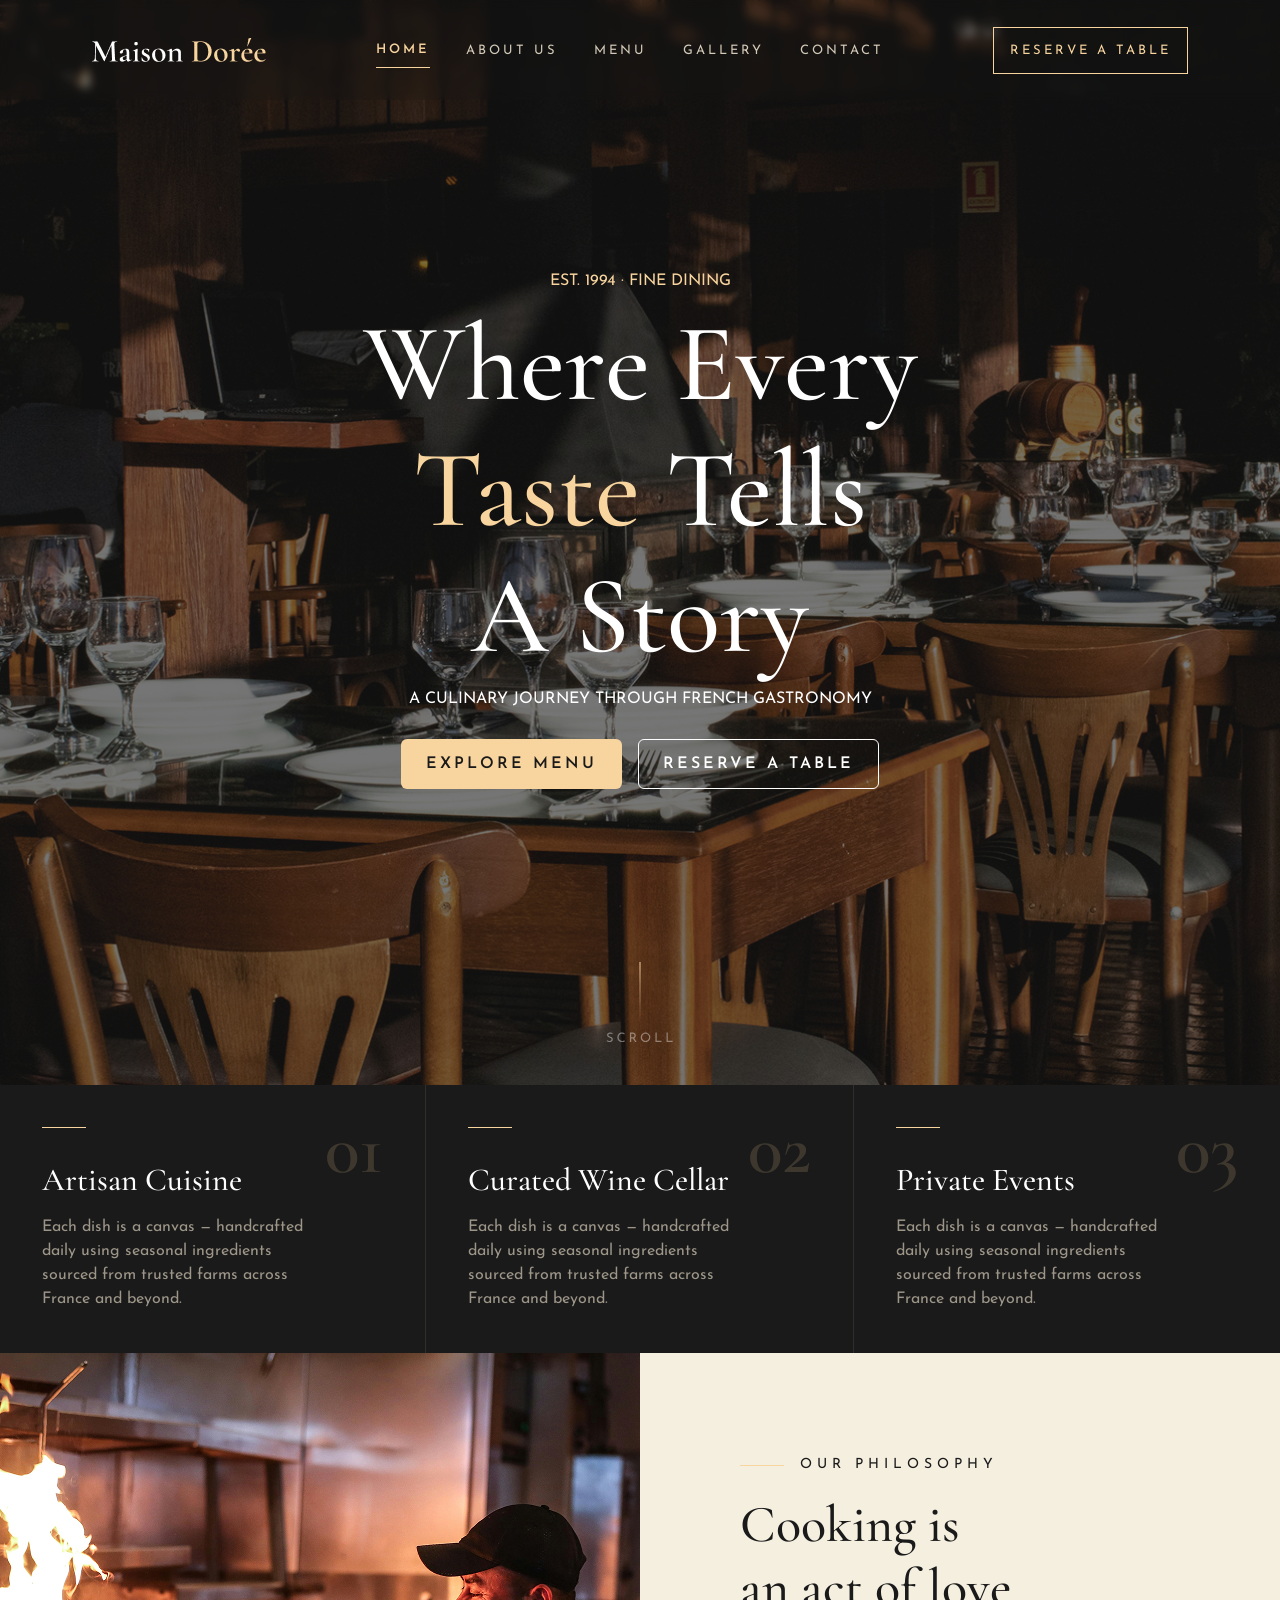
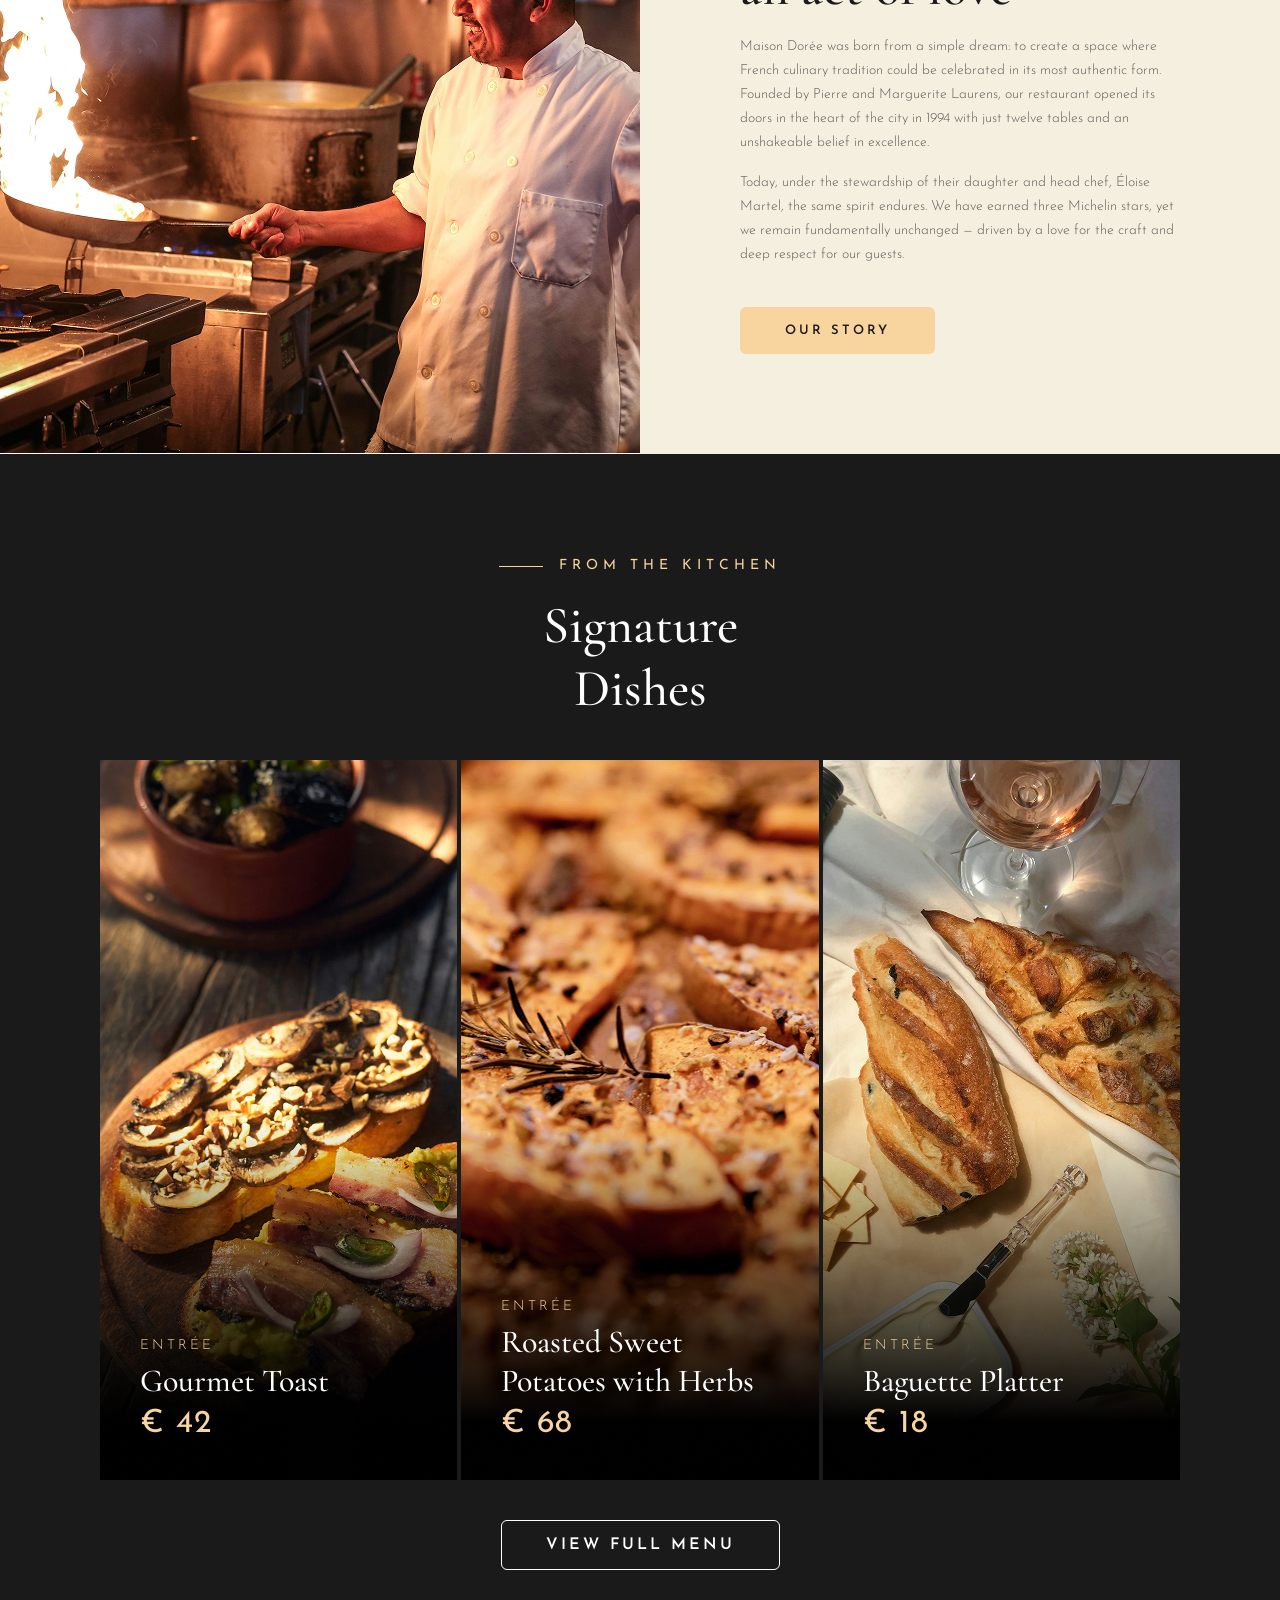
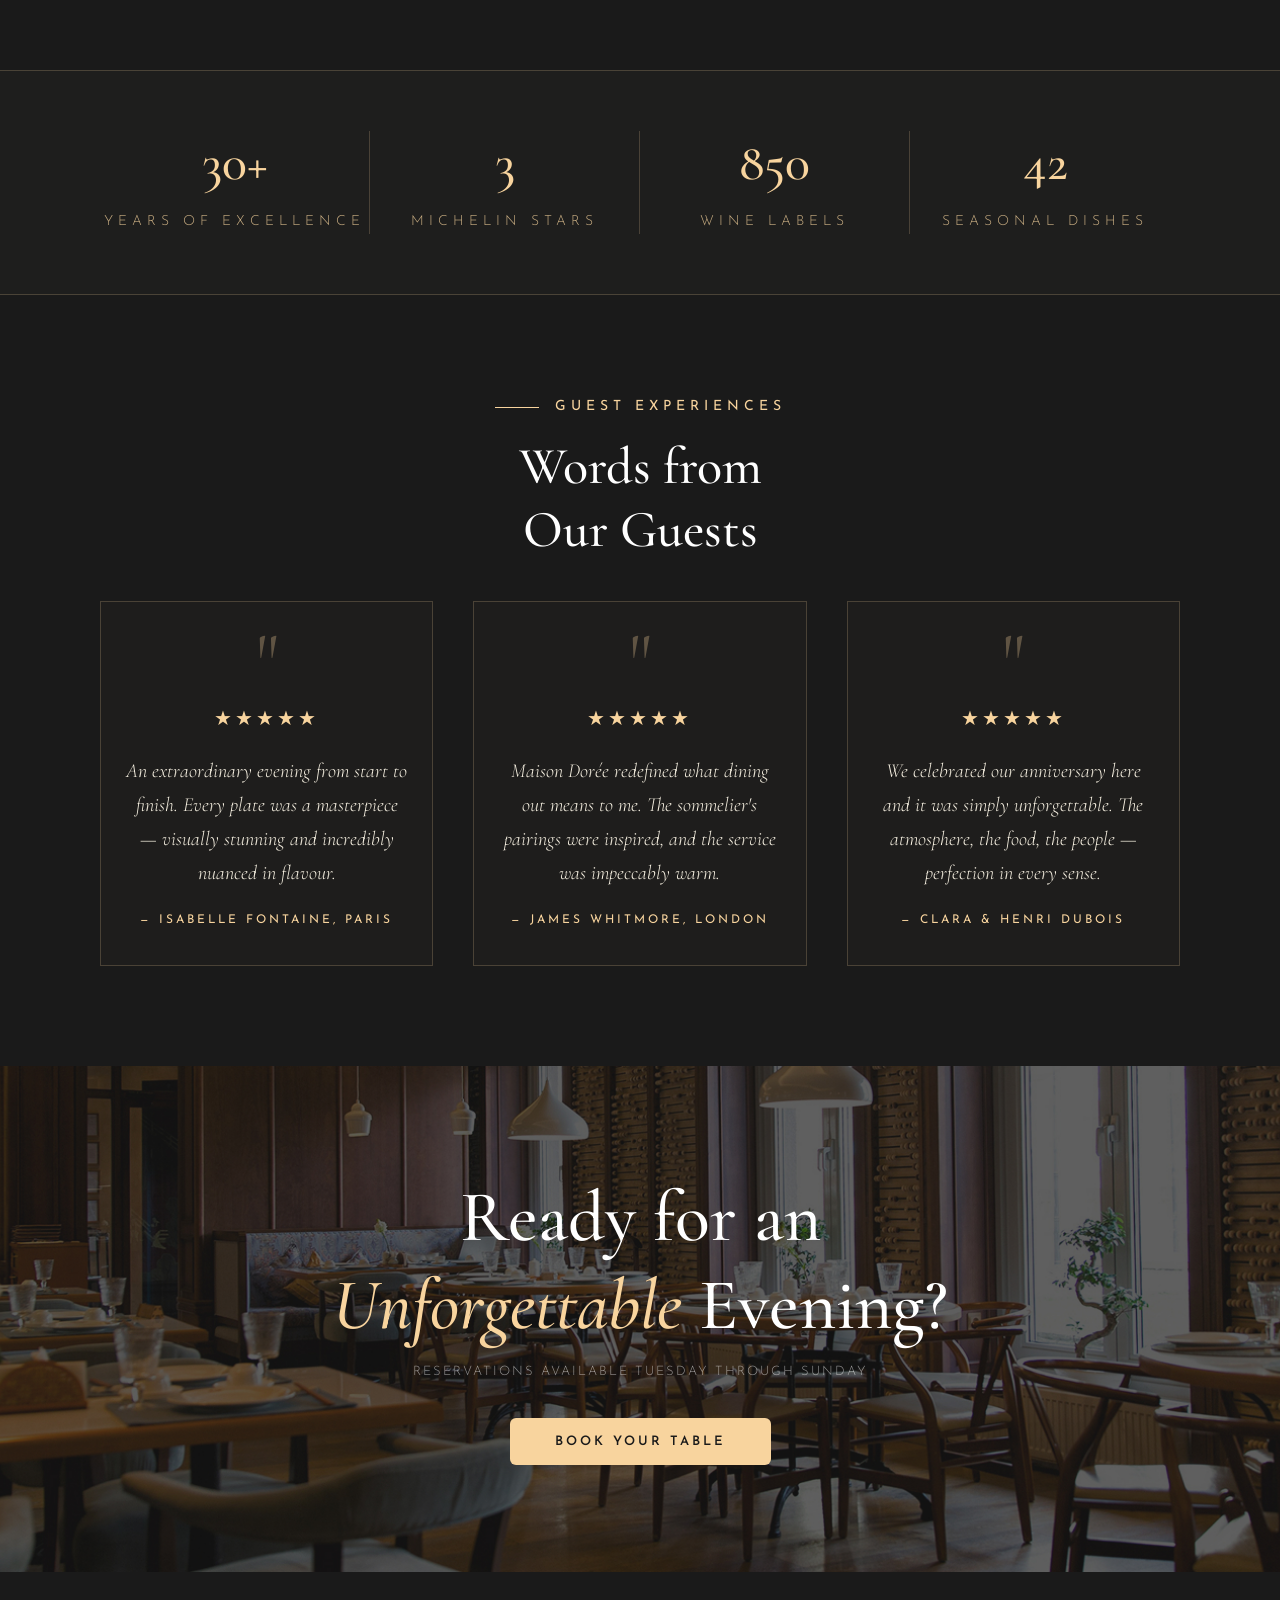
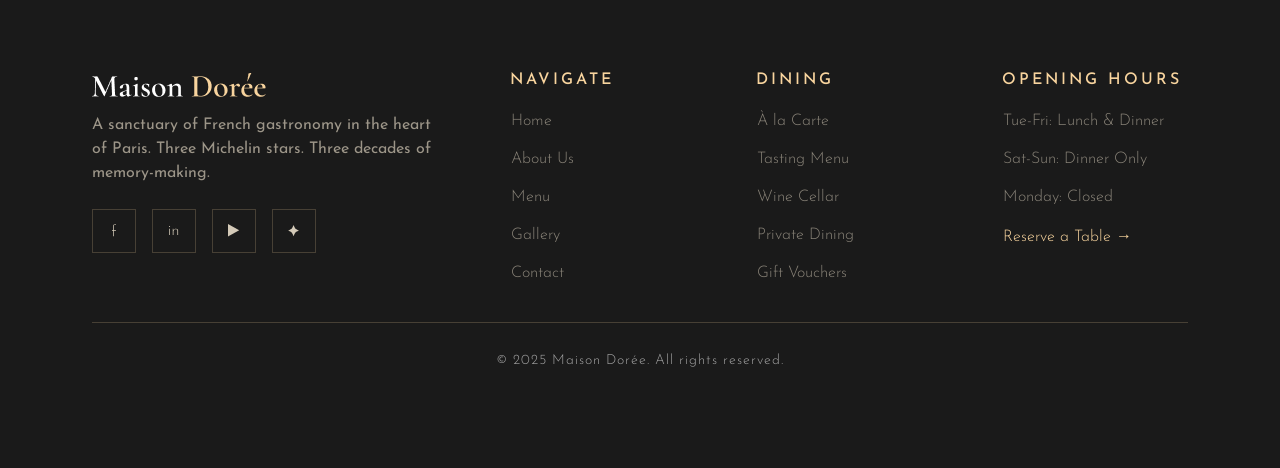
<file: home.html>
<!DOCTYPE html>
<html lang="en">

<head>
    <meta charset="UTF-8">
    <meta name="viewport" content="width=device-width, initial-scale=1.0">
    <title>Maison Doree</title>

    <!-- Bootstrap Styles Links -->
    <link rel="stylesheet" href="./assets/dist/bootstrap/css/bootstrap.min.css">
    <link rel="stylesheet" href="./assets/css/main.css">

    <!-- Owl Carousel Links -->
    <link rel="stylesheet" href="./assets/dist/owl-carousel/css/owl.carousel.css">

    <!-- Style Sheets -->
    <link rel="stylesheet" href="./assets/css/m_style.css">
    <link rel="stylesheet" href="./assets/css/t_styles.css">

    <!-- Google Fonts -->
    <link rel="preconnect" href="https://fonts.googleapis.com">
    <link rel="preconnect" href="https://fonts.gstatic.com" crossorigin>
    <link
        href="https://fonts.googleapis.com/css2?family=Cormorant+Garamond:ital,wght@0,300..700;1,300..700&family=Josefin+Sans:ital,wght@0,100..700;1,100..700&display=swap"
        rel="stylesheet">


</head>

<body>

    <header class="fixed-top">
        <div class="container nav_main">
            <div class="nav_left">

                <a class="nav_logo" href="./home.html">
                    <img src="./assets/img/nav_logo.png" alt="" class="img-fluid">
                </a>

                <button class="desktop_pad_none nav_toggler" type="button">
                    <div class="hamburger_menu">
                        <img src="./assets/img/nav_toggler.png" alt="" class="img-fluid">
                    </div>
                    <div class="hamburger_menu_close" style="display: none;">
                        <img src="./assets/img/nav_toggler_close.png" alt="" class="img-fluid">
                    </div>
                </button>
            </div>
            <div class="mobile_pad_none">

                <div class="nav_center">
                    <button class="btn btn_nav_link active" onclick="window.location.href='home.html'">HOME</button>
                    <button class="btn btn_nav_link" onclick="window.location.href='aboutus.html'">ABOUT US</button>
                    <button class="btn btn_nav_link" onclick="window.location.href='menu.html'">MENU</button>
                    <button class="btn btn_nav_link" onclick="window.location.href='gallery.html'">GALLERY</button>
                    <button class="btn btn_nav_link" onclick="window.location.href='contact.html'">CONTACT</button>
                </div>
            </div>

            <div class="mobile_pad_none">
                <button class="btn btn_nav">Reserve a Table</button>
            </div>

            <div class="desktop_pad_none nav_mobo" style="display: none;">
                <button class="btn btn_nav_link active" onclick="window.location.href='home.html'">HOME</button>
                <button class="btn btn_nav_link" onclick="window.location.href='aboutus.html'">ABOUT US</button>
                <button class="btn btn_nav_link" onclick="window.location.href='menu.html'">MENU</button>
                <button class="btn btn_nav_link" onclick="window.location.href='gallery.html'">GALLERY</button>
                <button class="btn btn_nav_link" onclick="window.location.href='contact.html'">CONTACT</button>
            </div>
        </div>

    </header>

    <section>


        <div class="home1">
            <p>Est. 1994 · Fine Dining</p>
            <h1>Where Every</h1>
            <h2><span>Taste</span> Tells</h2>
            <h3>a Story</h3>
            <h4>A Culinary Journey Through French Gastronomy</h4>
            <div class="bottomhome1">
                <button class="btn gold_buttton diff_size diff_padddding" onclick="window.location.href='menu.html'">
                    Explore Menu
                </button>
                <button class="btn trans_button diff_padddding" onclick="window.location.href='contact.html'">
                    Reserve a Table
                </button>
            </div>
            <img src="./assets/img/home_scroll.svg" alt="" class="im g-fluid home_scroll">
        </div>



        <div class="home2">
            <div class="inner_home2">
                <div class="home2_card">
                    <div class="inner_home2_card">
                        <div class="left_div">
                            <div class="divider_about extra_margin_bottom_ofdivider"></div>
                            <h1>Artisan Cuisine</h1>
                            <p>Each dish is a canvas — handcrafted daily using seasonal ingredients sourced from trusted
                                farms across France and beyond.</p>
                        </div>
                        <p class="right_div">01</p>

                    </div>

                </div>
                <div class="home2_card">
                    <div class="inner_home2_card">
                        <div class="left_div">
                            <div class="divider_about extra_margin_bottom_ofdivider"></div>
                            <h1>Curated Wine Cellar</h1>
                            <p>Each dish is a canvas — handcrafted daily using seasonal ingredients sourced from trusted
                                farms across France and beyond.</p>
                        </div>
                        <p class="right_div">02</p>

                    </div>

                </div>
                <div class="home2_card right_border_no">
                    <div class="inner_home2_card">
                        <div class="left_div">
                            <div class="divider_about extra_margin_bottom_ofdivider"></div>
                            <h1>Private Events</h1>
                            <p>Each dish is a canvas — handcrafted daily using seasonal ingredients sourced from trusted
                                farms across France and beyond.</p>
                        </div>
                        <p class="right_div">03</p>

                    </div>

                </div>
            </div>

        </div>

        <div class="home3">
            <div class="col-md-6 left_home3">

            </div>
            <div class="col-md-6 right_home3">
                <div class="stick_left">
                    <div class="top_about1 bottom_16">
                        <div class="divider_about"></div>
                        <p class="about2_pp">Our Philosophy</p>
                    </div>
                    <h1 class="about2_tt">Cooking is<br>
                        an act of love</h1>
                    <p class="about2_pp2 ">Maison Dorée was born from a simple dream: to create a space where French
                        culinary tradition could be celebrated in its most
                        authentic form. Founded by Pierre and Marguerite Laurens, our restaurant opened its doors in the
                        heart of the city in 1994 with just twelve tables and an unshakeable belief in excellence.</p>
                    <p class="about2_pp2 extra_margin_bottom">Today, under the stewardship of their daughter and head
                        chef,
                        Éloise Martel, the same spirit endures. We have earned three Michelin stars, yet we remain
                        fundamentally unchanged — driven by a love for the craft and deep respect for our guests.</p>
                    <button class="btn gold_buttton" onclick="window.location.href='aboutus.html'">
                        Our Story
                    </button>
                </div>
            </div>
        </div>

        <div class="home4">
            <div class="top_about3">
                <div class="top_about1 for_center">
                    <div class="divider_about">

                    </div>
                    <p class="about3_p">From the Kitchen</p>
                </div>
                <h1 class="about3_tt">Signature<br>
                    Dishes</h1>
            </div>
            <div class="middle_home4">
                <div class="middle_card">
                    <div class="inner_caard">
                        <p>Entrée</p>
                        <h1>Gourmet Toast</h1>
                        <h2>€ 42</h2>
                    </div>
                </div>
                <div class="middle_card middle_card2">
                    <div class="inner_caard">
                        <p>Entrée</p>
                        <h1>Roasted Sweet Potatoes with Herbs</h1>
                        <h2>€ 68</h2>
                    </div>

                </div>
                <div class="middle_card middle_card3">
                    <div class="inner_caard">
                        <p>Entrée</p>
                        <h1>Baguette Platter</h1>
                        <h2>€ 18</h2>
                    </div>

                </div>
            </div>

            <button class="btn trans_button" onclick="window.location.href='menu.html'">
                View full menu
            </button>

        </div>

        <div class="home5">
            <div class="box_box">
                <h1>30+</h1>
                <p>Years of Excellence</p>
            </div>
            <div class="box_box">
                <h1>3</h1>
                <p>Michelin Stars</p>
            </div>
            <div class="box_box">
                <h1>850</h1>
                <p>Wine Labels</p>
            </div>
            <div class="box_box no_right_border">
                <h1>42</h1>
                <p>Seasonal Dishes</p>
            </div>
        </div>
        <div class="home_6">
            <div class="top_about3">
                <div class="top_about1 for_center">
                    <div class="divider_about">

                    </div>
                    <p class="about3_p">Guest Experiences</p>
                </div>
                <h1 class="about3_tt">Words from<br>
                    Our Guests</h1>
            </div>
            <div class="bottom_home6">
                <div class="bottom_home6_card">
                    <p class="home6_1">"</p>
                    <p class="home6_2">★★★★★</p>
                    <p class="home6_3">An extraordinary evening from start to finish. Every plate was a
                        masterpiece — visually stunning and incredibly nuanced in flavour.</p>
                    <p class="home6_4">— Isabelle Fontaine, Paris</p>
                </div>
                <div class="bottom_home6_card">
                    <p class="home6_1">"</p>
                    <p class="home6_2">★★★★★</p>
                    <p class="home6_3">Maison Dorée redefined what dining out means to me. The sommelier's
                        pairings were inspired, and the service was impeccably warm.</p>
                    <p class="home6_4">— James Whitmore, London</p>
                </div>
                <div class="bottom_home6_card">
                    <p class="home6_1">"</p>
                    <p class="home6_2">★★★★★</p>
                    <p class="home6_3">We celebrated our anniversary here and it was simply unforgettable. The
                        atmosphere, the food, the people — perfection in every sense.</p>
                    <p class="home6_4">— Clara & Henri Dubois</p>
                </div>


            </div>

        </div>
        <div class="home7">
            <h1 class="home7_tt">Ready for an<br>
                <span class="home7_tt_span">Unforgettable</span> Evening?</h1>
            <p class="home7_pp">Reservations available Tuesday through Sunday</p>
            <button class="btn gold_buttton" onclick="window.location.href='contact.html'">
                Book Your Table
            </button>
        </div>
    </section>



   <footer class="footer_main">
        <div class="container">
            <div class="footer_collection">
                
                <div class="footer_top">
                    <div class="footer_left">
                        <img src="./assets/img/nav_logo.png" onclick="window.location.href='home.html'" alt="" class="img-fluid">
                        <p class="footer_left_text">
                            A sanctuary of French gastronomy in the heart of Paris. Three Michelin stars. Three decades of memory-making.
                        </p>
                        <div class="footer_social_div">
                            <button class="btn btn_social">
                                <img src="./assets/img/f.svg" alt="" class="img-fl">
                            </button>
                            <button class="btn btn_social">
                                <img src="./assets/img/in.svg" alt="" class="img-fl">
                            </button>
                            <button class="btn btn_social">
                                <img src="./assets/img/play.svg" alt="" class="img-fl">
                            </button>
                            <button class="btn btn_social">
                                <img src="./assets/img/ai.svg" alt="" class="img-fl">
                            </button>
                        </div>
                    </div>
                    <div class="footer_right">
                        <div class="footer_right_inner">
                            <p class="footer_link_title">Navigate</p>
                            <div class="footer_link_div">
                                <button class="btn footer_link" onclick="window.location.href='home.html'">Home</button>
                                <button class="btn footer_link" onclick="window.location.href='aboutus.html'">About Us</button>
                                <button class="btn footer_link" onclick="window.location.href='menu.html'">Menu</button>
                                <button class="btn footer_link" onclick="window.location.href='gallery.html'">Gallery</button>
                                <button class="btn footer_link" onclick="window.location.href='contact.html'">Contact</button>
                            </div>
                        </div>
                        <div class="footer_right_inner">
                            <p class="footer_link_title">Dining</p>
                            <div class="footer_link_div">
                                <button class="btn footer_link">À la Carte</button>
                                <button class="btn footer_link">Tasting Menu</button>
                                <button class="btn footer_link">Wine Cellar</button>
                                <button class="btn footer_link">Private Dining</button>
                                <button class="btn footer_link">Gift Vouchers</button>
                            </div>
                        </div>
                        <div class="footer_right_inner">
                            <p class="footer_link_title">Opening Hours</p>
                            <div class="footer_link_div">
                                <button class="btn footer_link">Tue-Fri: Lunch & Dinner</button>
                                <button class="btn footer_link">Sat-Sun: Dinner Only</button>
                                <button class="btn footer_link">Monday: Closed</button>
                                <button class="btn footer_link_arrow">Reserve a Table →</button>

                            </div>
                        </div>
                    </div>
                </div>
                <div class="footer_bottom">
                    <p class="footer_copyright">© 2025 Maison Dorée. All rights reserved.</p>
                </div>
            </div>
        </div>
    </footer>






    <!-- JQuery CDN -->
    <script src="https://cdnjs.cloudflare.com/ajax/libs/jquery/3.7.1/jquery.min.js"
        integrity="sha512-v2CJ7UaYy4JwqLDIrZUI/4hqeoQieOmAZNXBeQyjo21dadnwR+8ZaIJVT8EE2iyI61OV8e6M8PP2/4hpQINQ/g=="
        crossorigin="anonymous" referrerpolicy="no-referrer"></script>

    <!-- Bootstrap JS Links -->
    <script src="./assets/dist/bootstrap/js/bootstrap.popper.min.js"></script>
    <script src="./assets/dist/bootstrap/js/bootstrap.min.js"></script>

    <!-- Owl Carousel JS Links -->
    <script src="./assets/dist/owl-carousel/js/owl.carousel.js"></script>


    <script>
        $(document).ready(function () {
            $(".hamburger_menu").click(function () {
                $(".nav_mobo").fadeIn("slow");
                $(".hamburger_menu").fadeOut("slow");
                $(".hamburger_menu_close").fadeIn("slow");
            });
            $(".hamburger_menu_close").click(function () {
                $(".nav_mobo").fadeOut("slow");
                $(".hamburger_menu").fadeIn("slow");
                $(".hamburger_menu_close").fadeOut("slow");
            });
        });
    </script>

</body>

</html>
</file>
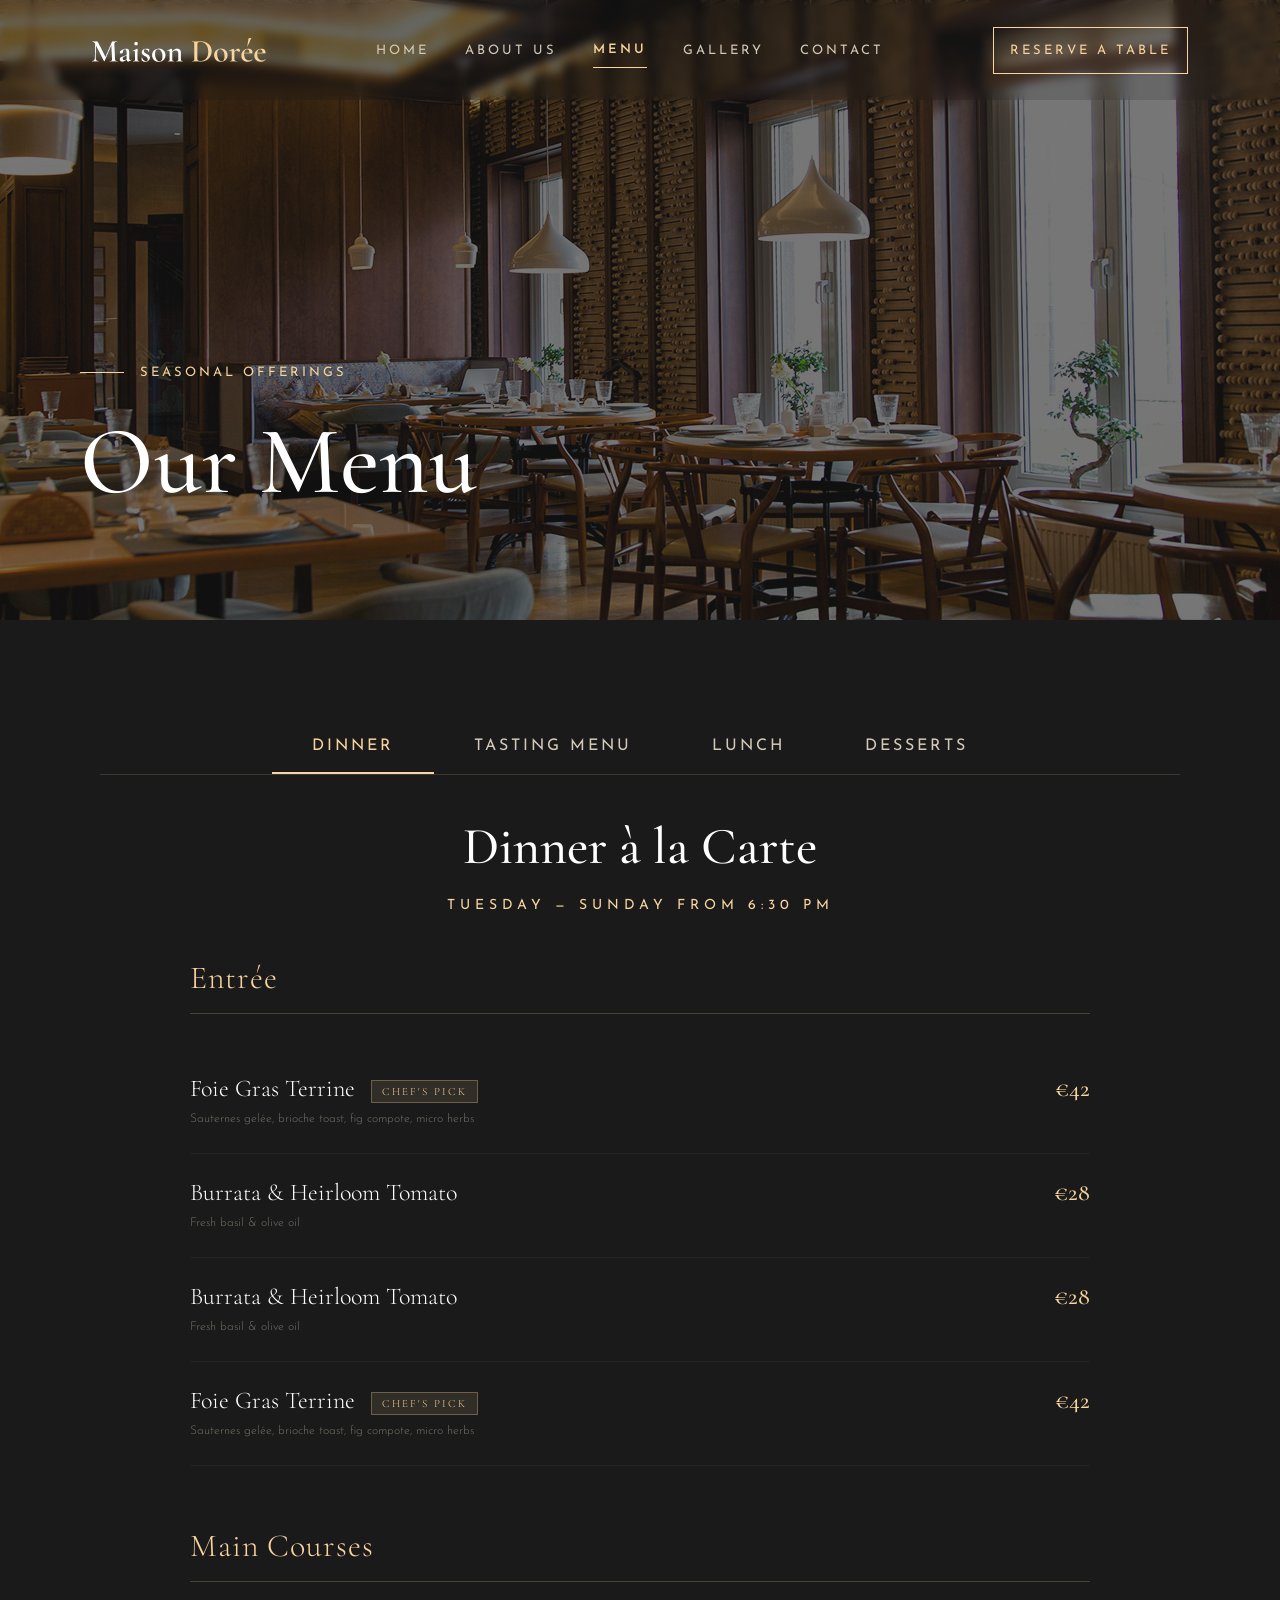
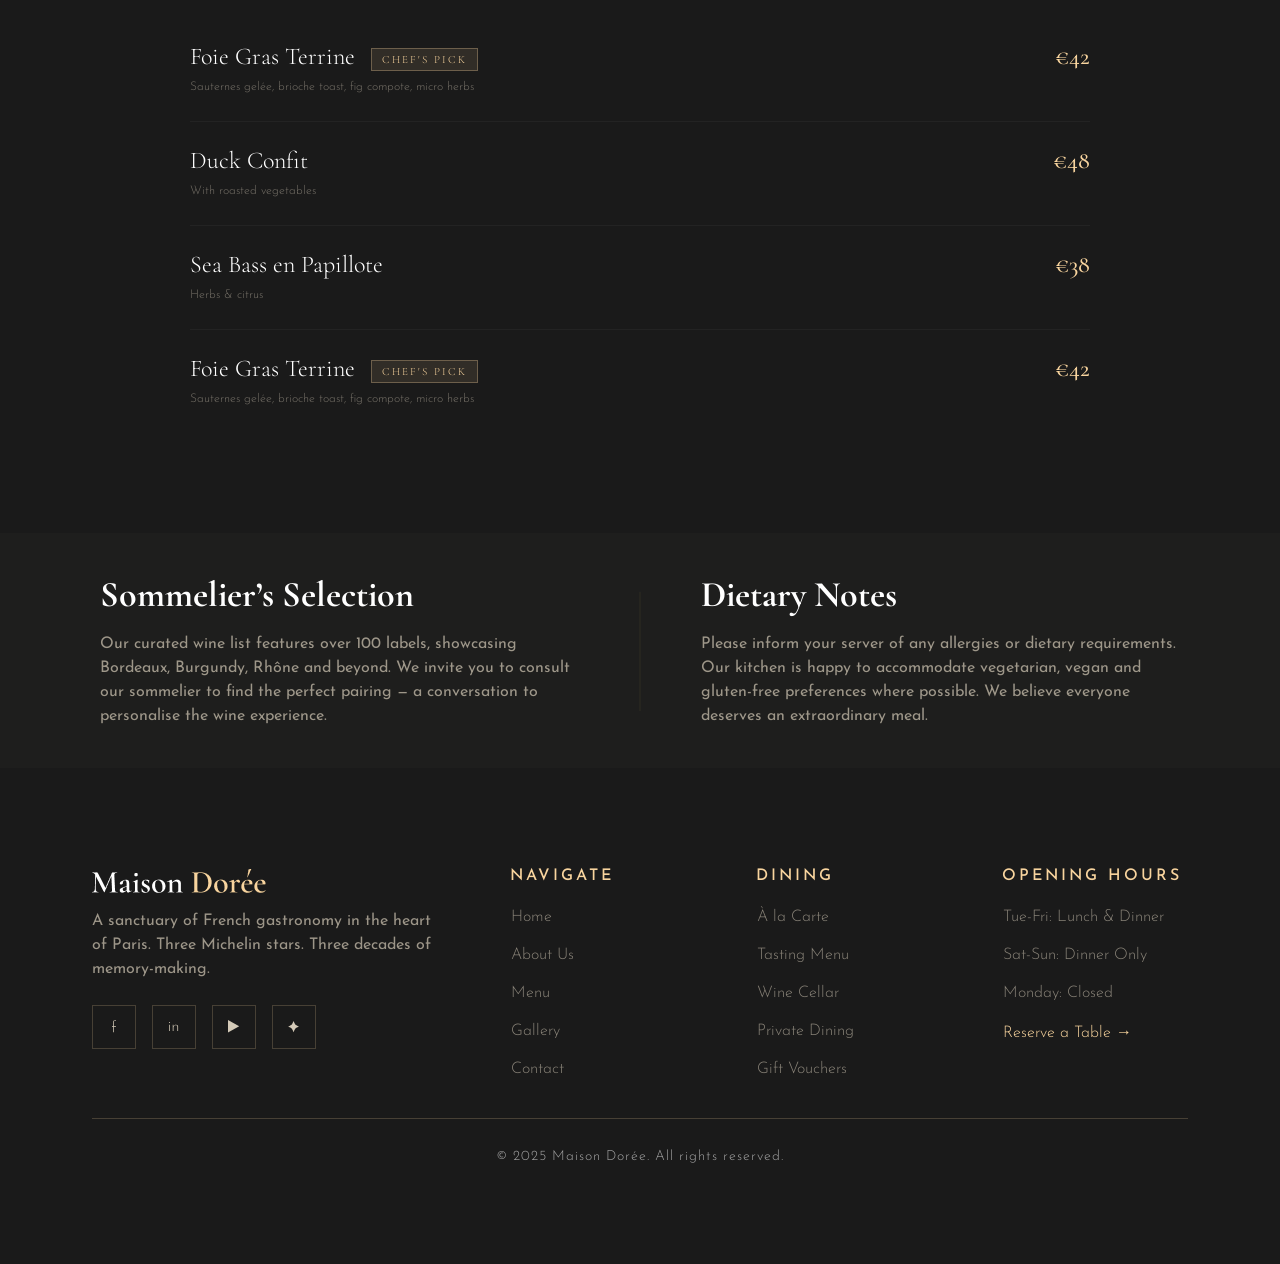
<file: menu.html>
<!DOCTYPE html>
<html lang="en">

<head>
    <meta charset="UTF-8">
    <meta name="viewport" content="width=device-width, initial-scale=1.0">
    <title>Maison Doree</title>

    <!-- Bootstrap Styles Links -->
    <link rel="stylesheet" href="./assets/dist/bootstrap/css/bootstrap.min.css">
    <link rel="stylesheet" href="./assets/css/main.css">

    <!-- Owl Carousel Links -->
    <link rel="stylesheet" href="./assets/dist/owl-carousel/css/owl.carousel.css">

    <!-- Style Sheets -->
    <link rel="stylesheet" href="./assets/css/m_style.css">
    <link rel="stylesheet" href="./assets/css/dhiraj.css">
    <link rel="stylesheet" href="./assets/css/dhirajresponsive.css">


    <!-- Google Fonts -->
    <link rel="preconnect" href="https://fonts.googleapis.com">
    <link rel="preconnect" href="https://fonts.gstatic.com" crossorigin>
    <link
        href="https://fonts.googleapis.com/css2?family=Cormorant+Garamond:ital,wght@0,300..700;1,300..700&family=Josefin+Sans:ital,wght@0,100..700;1,100..700&display=swap"
        rel="stylesheet">


</head>

<body>

    <header class="fixed-top">
        <div class="container nav_main">
            <div class="nav_left">

                <a class="nav_logo" href="./home.html">
                    <img src="./assets/img/nav_logo.png" alt="" class="img-fluid">
                </a>

                <button class="desktop_pad_none nav_toggler" type="button">
                    <div class="hamburger_menu">
                        <img src="./assets/img/nav_toggler.png" alt="" class="img-fluid">
                    </div>
                    <div class="hamburger_menu_close" style="display: none;">
                        <img src="./assets/img/nav_toggler_close.png" alt="" class="img-fluid">
                    </div>
                </button>
            </div>
            <div class="mobile_pad_none">

                <div class="nav_center">
                    <button class="btn btn_nav_link" onclick="window.location.href='home.html'">HOME</button>
                    <button class="btn btn_nav_link" onclick="window.location.href='aboutus.html'">ABOUT US</button>
                    <button class="btn btn_nav_link active" onclick="window.location.href='menu.html'">MENU</button>
                    <button class="btn btn_nav_link" onclick="window.location.href='gallery.html'">GALLERY</button>
                    <button class="btn btn_nav_link" onclick="window.location.href='contact.html'">CONTACT</button>
                </div>
            </div>

            <div class="mobile_pad_none">
                <button class="btn btn_nav">Reserve a Table</button>
            </div>

            <div class="desktop_pad_none nav_mobo" style="display: none;">
                <button class="btn btn_nav_link" onclick="window.location.href='home.html'">HOME</button>
                <button class="btn btn_nav_link" onclick="window.location.href='aboutus.html'">ABOUT US</button>
                <button class="btn btn_nav_link active" onclick="window.location.href='menu.html'">MENU</button>
                <button class="btn btn_nav_link" onclick="window.location.href='gallery.html'">GALLERY</button>
                <button class="btn btn_nav_link" onclick="window.location.href='contact.html'">CONTACT</button>
            </div>
        </div>

    </header>

    <section class="main_menu">
        <div class="container px-0">
            <div class="top_sec_box">
                <div class="silder_box"><img src="./assets/img/hori_divide.png" alt="" class="slieed"><span
                        class="subttott">Seasonal Offerings</span></div>
                <h4 class="our_menu_text">
                    Our Menu
                </h4>
            </div>
        </div>
    </section>
    <section class="tab_side">

        <div class="container p-0 tab_container">

            <!-- TABS -->
            <ul class="nav menu_tab-tabs">
                <li class="nav-item">
                    <button class="nav-link active" data-bs-toggle="tab"
                        data-bs-target="#menu_tab_dinner">Dinner</button>
                </li>
                <li class="nav-item">
                    <button class="nav-link" data-bs-toggle="tab" data-bs-target="#menu_tab_tasting">Tasting
                        Menu</button>
                </li>
                <li class="nav-item">
                    <button class="nav-link" data-bs-toggle="tab" data-bs-target="#menu_tab_lunch">Lunch</button>
                </li>
                <li class="nav-item">
                    <button class="nav-link" data-bs-toggle="tab" data-bs-target="#menu_tab_desserts">Desserts</button>
                </li>
            </ul>

            <!-- TAB CONTENT -->
            <div class="tab-content tab_content_menu">

                <!-- DINNER -->
                <div class="tab-pane fade show active menu_tab-pane" id="menu_tab_dinner">

                    <div class="menu_tab-title">
                        <h2>Dinner à la Carte</h2>
                        <p>TUESDAY — SUNDAY FROM 6:30 PM</p>
                    </div>

                    <div class="menu_tab-section">
                        <h4>Entrée</h4>
                        <div class="menu_tab-item">

                            <!-- LEFT CONTENT -->
                            <div class="menu_tab-left">

                                <!-- TITLE + BADGE -->
                                <div class="menu_tab-title-row">
                                    <h6 class="menu_tab-name">Foie Gras Terrine</h6>
                                    <span class="menu_tab-badge">CHEF'S PICK</span>
                                </div>

                                <!-- DESCRIPTION -->
                                <p class="menu_tab-desc">
                                    Sauternes gelée, brioche toast, fig compote, micro herbs
                                </p>

                            </div>

                            <!-- PRICE -->
                            <span class="menu_tab-price">€42</span>

                        </div>

                        <div class="menu_tab-item">
                            <div>
                                <h6>Burrata & Heirloom Tomato</h6>
                                <p>Fresh basil & olive oil</p>
                            </div>
                            <span class="menu_tab-price">€28</span>
                        </div>
                        <div class="menu_tab-item">
                            <div>
                                <h6>Burrata & Heirloom Tomato</h6>
                                <p>Fresh basil & olive oil</p>
                            </div>
                            <span class="menu_tab-price">€28</span>
                        </div>
                        <div class="menu_tab-item">

                            <!-- LEFT CONTENT -->
                            <div class="menu_tab-left">

                                <!-- TITLE + BADGE -->
                                <div class="menu_tab-title-row">
                                    <h6 class="menu_tab-name">Foie Gras Terrine</h6>
                                    <span class="menu_tab-badge">CHEF'S PICK</span>
                                </div>

                                <!-- DESCRIPTION -->
                                <p class="menu_tab-desc">
                                    Sauternes gelée, brioche toast, fig compote, micro herbs
                                </p>

                            </div>

                            <!-- PRICE -->
                            <span class="menu_tab-price">€42</span>

                        </div>
                    </div>
                    <div class="spave"></div>
                    <div class="menu_tab-section">
                        <h4>Main Courses</h4>
                        <div class="menu_tab-item">

                            <!-- LEFT CONTENT -->
                            <div class="menu_tab-left">

                                <!-- TITLE + BADGE -->
                                <div class="menu_tab-title-row">
                                    <h6 class="menu_tab-name">Foie Gras Terrine</h6>
                                    <span class="menu_tab-badge">CHEF'S PICK</span>
                                </div>

                                <!-- DESCRIPTION -->
                                <p class="menu_tab-desc">
                                    Sauternes gelée, brioche toast, fig compote, micro herbs
                                </p>

                            </div>

                            <!-- PRICE -->
                            <span class="menu_tab-price">€42</span>

                        </div>

                        <div class="menu_tab-item">
                            <div>
                                <h6>Duck Confit</h6>
                                <p>With roasted vegetables</p>
                            </div>
                            <span class="menu_tab-price">€48</span>
                        </div>

                        <div class="menu_tab-item">
                            <div>
                                <h6>Sea Bass en Papillote</h6>
                                <p>Herbs & citrus</p>
                            </div>
                            <span class="menu_tab-price">€38</span>
                        </div>
                        <div class="menu_tab-item" style="border: none;">

                            <!-- LEFT CONTENT -->
                            <div class="menu_tab-left">

                                <!-- TITLE + BADGE -->
                                <div class="menu_tab-title-row">
                                    <h6 class="menu_tab-name">Foie Gras Terrine</h6>
                                    <span class="menu_tab-badge">CHEF'S PICK</span>
                                </div>

                                <!-- DESCRIPTION -->
                                <p class="menu_tab-desc">
                                    Sauternes gelée, brioche toast, fig compote, micro herbs
                                </p>

                            </div>

                            <!-- PRICE -->
                            <span class="menu_tab-price">€42</span>

                        </div>
                    </div>



                </div>

                <!-- TASTING -->
                <div class="tab-pane fade menu_tab-pane" id="menu_tab_tasting">
                    <div class="menu_tab-title">
                        <h2>Tasting Menu</h2>
                        <p>Chef's curated experience</p>
                    </div>
                    <div class="menu_tab-section">
                        <h4>Entrée</h4>
                        <div class="menu_tab-item">

                            <!-- LEFT CONTENT -->
                            <div class="menu_tab-left">

                                <!-- TITLE + BADGE -->
                                <div class="menu_tab-title-row">
                                    <h6 class="menu_tab-name">Foie Gras Terrine</h6>
                                    <span class="menu_tab-badge">CHEF'S PICK</span>
                                </div>

                                <!-- DESCRIPTION -->
                                <p class="menu_tab-desc">
                                    Sauternes gelée, brioche toast, fig compote, micro herbs
                                </p>

                            </div>

                            <!-- PRICE -->
                            <span class="menu_tab-price">€42</span>

                        </div>

                        <div class="menu_tab-item">
                            <div>
                                <h6>Burrata & Heirloom Tomato</h6>
                                <p>Fresh basil & olive oil</p>
                            </div>
                            <span class="menu_tab-price">€28</span>
                        </div>
                        <div class="menu_tab-item">
                            <div>
                                <h6>Burrata & Heirloom Tomato</h6>
                                <p>Fresh basil & olive oil</p>
                            </div>
                            <span class="menu_tab-price">€28</span>
                        </div>
                        <div class="menu_tab-item">

                            <!-- LEFT CONTENT -->
                            <div class="menu_tab-left">

                                <!-- TITLE + BADGE -->
                                <div class="menu_tab-title-row">
                                    <h6 class="menu_tab-name">Foie Gras Terrine</h6>
                                    <span class="menu_tab-badge">CHEF'S PICK</span>
                                </div>

                                <!-- DESCRIPTION -->
                                <p class="menu_tab-desc">
                                    Sauternes gelée, brioche toast, fig compote, micro herbs
                                </p>

                            </div>

                            <!-- PRICE -->
                            <span class="menu_tab-price">€42</span>

                        </div>
                    </div>
                    <div class="spave"></div>
                    <div class="menu_tab-section">
                        <h4>Main Courses</h4>
                        
                        <div class="menu_tab-item">

                            <!-- LEFT CONTENT -->
                            <div class="menu_tab-left">

                                <!-- TITLE + BADGE -->
                                <div class="menu_tab-title-row">
                                    <h6 class="menu_tab-name">Foie Gras Terrine</h6>
                                    <span class="menu_tab-badge">CHEF'S PICK</span>
                                </div>

                                <!-- DESCRIPTION -->
                                <p class="menu_tab-desc">
                                    Sauternes gelée, brioche toast, fig compote, micro herbs
                                </p>

                            </div>

                            <!-- PRICE -->
                            <span class="menu_tab-price">€42</span>

                        </div>

                        <div class="menu_tab-item">
                            <div>
                                <h6>Duck Confit</h6>
                                <p>With roasted vegetables</p>
                            </div>
                            <span class="menu_tab-price">€48</span>
                        </div>

                        <div class="menu_tab-item">
                            <div>
                                <h6>Sea Bass en Papillote</h6>
                                <p>Herbs & citrus</p>
                            </div>
                            <span class="menu_tab-price">€38</span>
                        </div>
                        <div class="menu_tab-item" style="border: none;">

                            <!-- LEFT CONTENT -->
                            <div class="menu_tab-left">

                                <!-- TITLE + BADGE -->
                                <div class="menu_tab-title-row">
                                    <h6 class="menu_tab-name">Foie Gras Terrine</h6>
                                    <span class="menu_tab-badge">CHEF'S PICK</span>
                                </div>

                                <!-- DESCRIPTION -->
                                <p class="menu_tab-desc">
                                    Sauternes gelée, brioche toast, fig compote, micro herbs
                                </p>

                            </div>

                            <!-- PRICE -->
                            <span class="menu_tab-price">€42</span>

                        </div>
                    </div>
                </div>

                <!-- LUNCH -->
                <div class="tab-pane fade menu_tab-pane" id="menu_tab_lunch">
                    <div class="menu_tab-title">
                        <h2>Lunch Menu</h2>
                                                <p>Chef's curated experience</p>

                    </div>
                    <div class="menu_tab-section">
                        <h4>Entrée</h4>
                        <div class="menu_tab-item">

                            <!-- LEFT CONTENT -->
                            <div class="menu_tab-left">

                                <!-- TITLE + BADGE -->
                                <div class="menu_tab-title-row">
                                    <h6 class="menu_tab-name">Foie Gras Terrine</h6>
                                    <span class="menu_tab-badge">CHEF'S PICK</span>
                                </div>

                                <!-- DESCRIPTION -->
                                <p class="menu_tab-desc">
                                    Sauternes gelée, brioche toast, fig compote, micro herbs
                                </p>

                            </div>

                            <!-- PRICE -->
                            <span class="menu_tab-price">€42</span>

                        </div>

                        <div class="menu_tab-item">
                            <div>
                                <h6>Burrata & Heirloom Tomato</h6>
                                <p>Fresh basil & olive oil</p>
                            </div>
                            <span class="menu_tab-price">€28</span>
                        </div>
                        <div class="menu_tab-item">
                            <div>
                                <h6>Burrata & Heirloom Tomato</h6>
                                <p>Fresh basil & olive oil</p>
                            </div>
                            <span class="menu_tab-price">€28</span>
                        </div>
                        <div class="menu_tab-item">

                            <!-- LEFT CONTENT -->
                            <div class="menu_tab-left">

                                <!-- TITLE + BADGE -->
                                <div class="menu_tab-title-row">
                                    <h6 class="menu_tab-name">Foie Gras Terrine</h6>
                                    <span class="menu_tab-badge">CHEF'S PICK</span>
                                </div>

                                <!-- DESCRIPTION -->
                                <p class="menu_tab-desc">
                                    Sauternes gelée, brioche toast, fig compote, micro herbs
                                </p>

                            </div>

                            <!-- PRICE -->
                            <span class="menu_tab-price">€42</span>

                        </div>
                    </div>
                    <div class="spave"></div>
                    <div class="menu_tab-section">
                        <h4>Main Courses</h4>
                        <div class="menu_tab-item">

                            <!-- LEFT CONTENT -->
                            <div class="menu_tab-left">

                                <!-- TITLE + BADGE -->
                                <div class="menu_tab-title-row">
                                    <h6 class="menu_tab-name">Foie Gras Terrine</h6>
                                    <span class="menu_tab-badge">CHEF'S PICK</span>
                                </div>

                                <!-- DESCRIPTION -->
                                <p class="menu_tab-desc">
                                    Sauternes gelée, brioche toast, fig compote, micro herbs
                                </p>

                            </div>

                            <!-- PRICE -->
                            <span class="menu_tab-price">€42</span>

                        </div>

                        <div class="menu_tab-item">
                            <div>
                                <h6>Duck Confit</h6>
                                <p>With roasted vegetables</p>
                            </div>
                            <span class="menu_tab-price">€48</span>
                        </div>

                        <div class="menu_tab-item">
                            <div>
                                <h6>Sea Bass en Papillote</h6>
                                <p>Herbs & citrus</p>
                            </div>
                            <span class="menu_tab-price">€38</span>
                        </div>
                        <div class="menu_tab-item" style="border: none;">

                            <!-- LEFT CONTENT -->
                            <div class="menu_tab-left">

                                <!-- TITLE + BADGE -->
                                <div class="menu_tab-title-row">
                                    <h6 class="menu_tab-name">Foie Gras Terrine</h6>
                                    <span class="menu_tab-badge">CHEF'S PICK</span>
                                </div>

                                <!-- DESCRIPTION -->
                                <p class="menu_tab-desc">
                                    Sauternes gelée, brioche toast, fig compote, micro herbs
                                </p>

                            </div>

                            <!-- PRICE -->
                            <span class="menu_tab-price">€42</span>

                        </div>
                    </div>
                </div>

                <!-- DESSERTS -->
                <div class="tab-pane fade menu_tab-pane" id="menu_tab_desserts">
                    <div class="menu_tab-title">
                        <h2>Desserts</h2>
                                                <p>Chef's curated experience</p>

                    </div>
                    <div class="menu_tab-section">
                        <h4>Entrée</h4>
                        <div class="menu_tab-item">

                            <!-- LEFT CONTENT -->
                            <div class="menu_tab-left">

                                <!-- TITLE + BADGE -->
                                <div class="menu_tab-title-row">
                                    <h6 class="menu_tab-name">Foie Gras Terrine</h6>
                                    <span class="menu_tab-badge">CHEF'S PICK</span>
                                </div>

                                <!-- DESCRIPTION -->
                                <p class="menu_tab-desc">
                                    Sauternes gelée, brioche toast, fig compote, micro herbs
                                </p>

                            </div>

                            <!-- PRICE -->
                            <span class="menu_tab-price">€42</span>

                        </div>

                        <div class="menu_tab-item">
                            <div>
                                <h6>Burrata & Heirloom Tomato</h6>
                                <p>Fresh basil & olive oil</p>
                            </div>
                            <span class="menu_tab-price">€28</span>
                        </div>
                        <div class="menu_tab-item">
                            <div>
                                <h6>Burrata & Heirloom Tomato</h6>
                                <p>Fresh basil & olive oil</p>
                            </div>
                            <span class="menu_tab-price">€28</span>
                        </div>
                        <div class="menu_tab-item">

                            <!-- LEFT CONTENT -->
                            <div class="menu_tab-left">

                                <!-- TITLE + BADGE -->
                                <div class="menu_tab-title-row">
                                    <h6 class="menu_tab-name">Foie Gras Terrine</h6>
                                    <span class="menu_tab-badge">CHEF'S PICK</span>
                                </div>

                                <!-- DESCRIPTION -->
                                <p class="menu_tab-desc">
                                    Sauternes gelée, brioche toast, fig compote, micro herbs
                                </p>

                            </div>

                            <!-- PRICE -->
                            <span class="menu_tab-price">€42</span>

                        </div>
                    </div>
                    <div class="spave"></div>
                    <div class="menu_tab-section">
                        <h4>Main Courses</h4>
                        <div class="menu_tab-item">

                            <!-- LEFT CONTENT -->
                            <div class="menu_tab-left">

                                <!-- TITLE + BADGE -->
                                <div class="menu_tab-title-row">
                                    <h6 class="menu_tab-name">Foie Gras Terrine</h6>
                                    <span class="menu_tab-badge">CHEF'S PICK</span>
                                </div>

                                <!-- DESCRIPTION -->
                                <p class="menu_tab-desc">
                                    Sauternes gelée, brioche toast, fig compote, micro herbs
                                </p>

                            </div>

                            <!-- PRICE -->
                            <span class="menu_tab-price">€42</span>

                        </div>

                        <div class="menu_tab-item">
                            <div>
                                <h6>Duck Confit</h6>
                                <p>With roasted vegetables</p>
                            </div>
                            <span class="menu_tab-price">€48</span>
                        </div>

                        <div class="menu_tab-item">
                            <div>
                                <h6>Sea Bass en Papillote</h6>
                                <p>Herbs & citrus</p>
                            </div>
                            <span class="menu_tab-price">€38</span>
                        </div>
                        <div class="menu_tab-item" style="border: none;">

                            <!-- LEFT CONTENT -->
                            <div class="menu_tab-left">

                                <!-- TITLE + BADGE -->
                                <div class="menu_tab-title-row">
                                    <h6 class="menu_tab-name">Foie Gras Terrine</h6>
                                    <span class="menu_tab-badge">CHEF'S PICK</span>
                                </div>

                                <!-- DESCRIPTION -->
                                <p class="menu_tab-desc">
                                    Sauternes gelée, brioche toast, fig compote, micro herbs
                                </p>

                            </div>

                            <!-- PRICE -->
                            <span class="menu_tab-price">€42</span>

                        </div>
                    </div>
                </div>

            </div>

        </div>
    </section>
    <section class="last">
        <div class="menu_tab-footer">

            <!-- LEFT -->
            <div class="menu_tab-footer-col">
                <h5 class="menu_tab-footer-title">Sommelier’s Selection</h5>
                <p class="menu_tab-footer-text">
                    Our curated wine list features over 100 labels, showcasing Bordeaux, Burgundy, Rhône and beyond.
                    We invite you to consult our sommelier to find the perfect pairing — a conversation to personalise
                    the wine experience.
                </p>
            </div>
            <hr class="verti_line">
            <!-- RIGHT -->
            <div class="menu_tab-footer-col">
                <h5 class="menu_tab-footer-title">Dietary Notes</h5>
                <p class="menu_tab-footer-text">
                    Please inform your server of any allergies or dietary requirements. Our kitchen is happy to
                    accommodate
                    vegetarian, vegan and gluten-free preferences where possible. We believe everyone deserves an
                    extraordinary meal.
                </p>
            </div>

        </div>
    </section>




    <footer class="footer_main">
        <div class="container">
            <div class="footer_collection">

                <div class="footer_top">
                    <div class="footer_left">
                        <img src="./assets/img/nav_logo.png" onclick="window.location.href='home.html'" alt=""
                            class="img-fluid">
                        <p class="footer_left_text">
                            A sanctuary of French gastronomy in the heart of Paris. Three Michelin stars. Three decades
                            of memory-making.
                        </p>
                        <div class="footer_social_div">
                            <button class="btn btn_social">
                                <img src="./assets/img/f.svg" alt="" class="img-fl">
                            </button>
                            <button class="btn btn_social">
                                <img src="./assets/img/in.svg" alt="" class="img-fl">
                            </button>
                            <button class="btn btn_social">
                                <img src="./assets/img/play.svg" alt="" class="img-fl">
                            </button>
                            <button class="btn btn_social">
                                <img src="./assets/img/ai.svg" alt="" class="img-fl">
                            </button>
                        </div>
                    </div>
                    <div class="footer_right">
                        <div class="footer_right_inner">
                            <p class="footer_link_title">Navigate</p>
                            <div class="footer_link_div">
                                <button class="btn footer_link" onclick="window.location.href='home.html'">Home</button>
                                <button class="btn footer_link" onclick="window.location.href='aboutus.html'">About
                                    Us</button>
                                <button class="btn footer_link" onclick="window.location.href='menu.html'">Menu</button>
                                <button class="btn footer_link"
                                    onclick="window.location.href='gallery.html'">Gallery</button>
                                <button class="btn footer_link"
                                    onclick="window.location.href='contact.html'">Contact</button>
                            </div>
                        </div>
                        <div class="footer_right_inner">
                            <p class="footer_link_title">Dining</p>
                            <div class="footer_link_div">
                                <button class="btn footer_link">À la Carte</button>
                                <button class="btn footer_link">Tasting Menu</button>
                                <button class="btn footer_link">Wine Cellar</button>
                                <button class="btn footer_link">Private Dining</button>
                                <button class="btn footer_link">Gift Vouchers</button>
                            </div>
                        </div>
                        <div class="footer_right_inner">
                            <p class="footer_link_title">Opening Hours</p>
                            <div class="footer_link_div">
                                <button class="btn footer_link">Tue-Fri: Lunch & Dinner</button>
                                <button class="btn footer_link">Sat-Sun: Dinner Only</button>
                                <button class="btn footer_link">Monday: Closed</button>
                                <button class="btn footer_link_arrow">Reserve a Table →</button>

                            </div>
                        </div>
                    </div>
                </div>
                <div class="footer_bottom">
                    <p class="footer_copyright">© 2025 Maison Dorée. All rights reserved.</p>
                </div>
            </div>
        </div>
    </footer>






    <!-- JQuery CDN -->
    <script src="https://cdnjs.cloudflare.com/ajax/libs/jquery/3.7.1/jquery.min.js"
        integrity="sha512-v2CJ7UaYy4JwqLDIrZUI/4hqeoQieOmAZNXBeQyjo21dadnwR+8ZaIJVT8EE2iyI61OV8e6M8PP2/4hpQINQ/g=="
        crossorigin="anonymous" referrerpolicy="no-referrer"></script>

    <!-- Bootstrap JS Links -->
    <script src="./assets/dist/bootstrap/js/bootstrap.popper.min.js"></script>
    <script src="./assets/dist/bootstrap/js/bootstrap.min.js"></script>

    <!-- Owl Carousel JS Links -->
    <script src="./assets/dist/owl-carousel/js/owl.carousel.js"></script>


    <script>
        $(document).ready(function () {
            $(".hamburger_menu").click(function () {
                $(".nav_mobo").fadeIn("slow");
                $(".hamburger_menu").fadeOut("slow");
                $(".hamburger_menu_close").fadeIn("slow");
            });
            $(".hamburger_menu_close").click(function () {
                $(".nav_mobo").fadeOut("slow");
                $(".hamburger_menu").fadeIn("slow");
                $(".hamburger_menu_close").fadeOut("slow");
            });
        });
    </script>

</body>

</html>
</file>
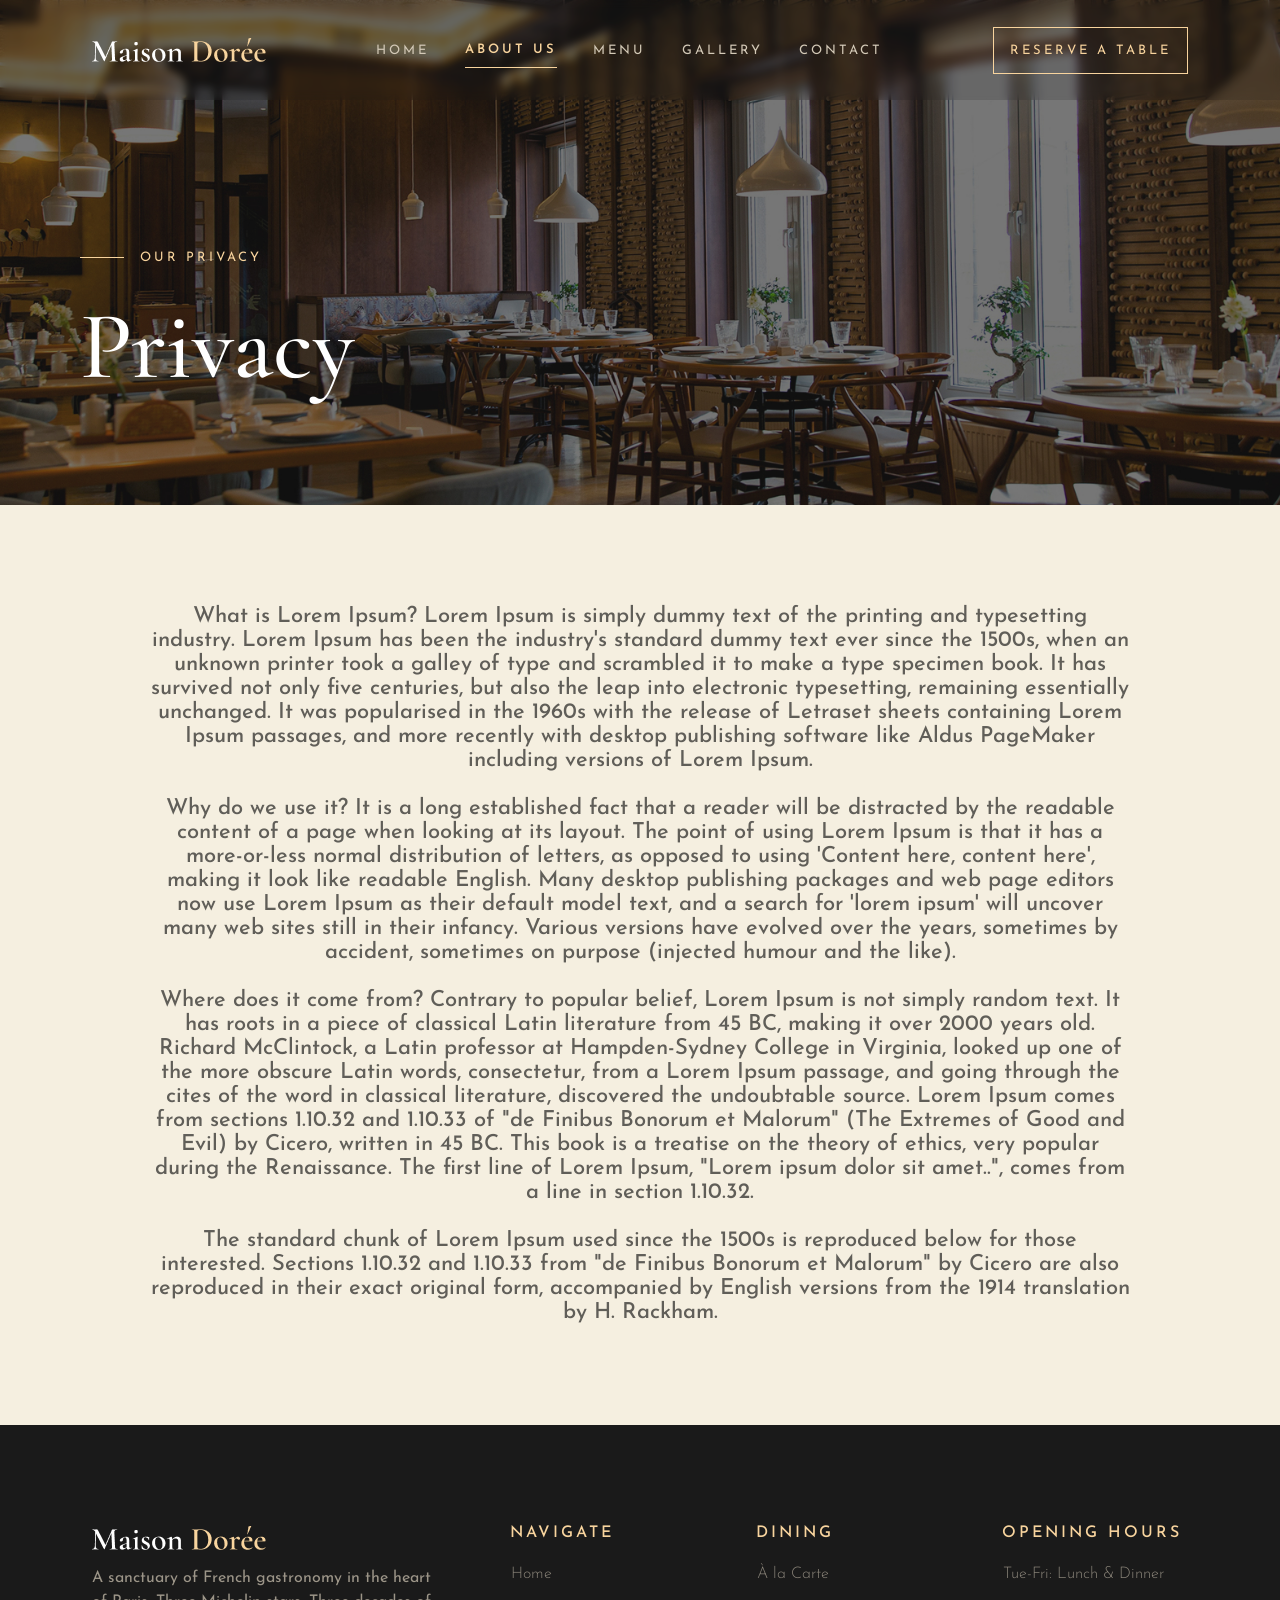
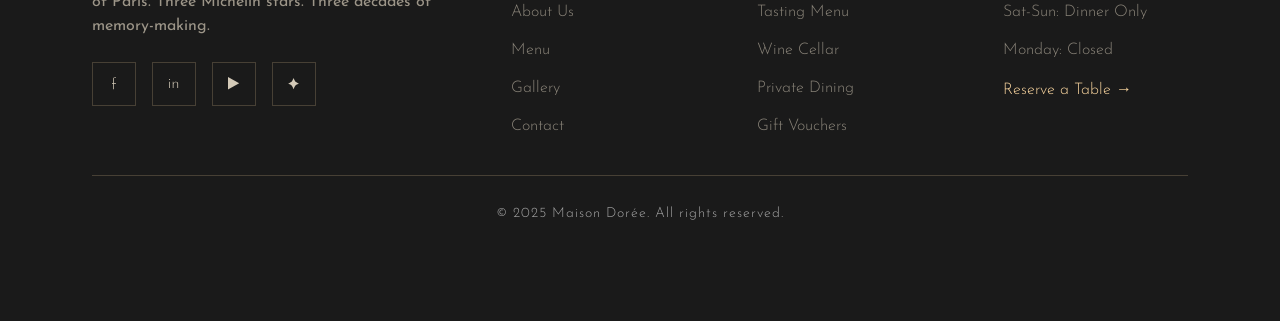
<file: privacy.html>
<!DOCTYPE html>
<html lang="en">

<head>
    <meta charset="UTF-8">
    <meta name="viewport" content="width=device-width, initial-scale=1.0">
    <title>Maison Doree</title>

    <!-- Bootstrap Styles Links -->
    <link rel="stylesheet" href="./assets/dist/bootstrap/css/bootstrap.min.css">
    <link rel="stylesheet" href="./assets/css/main.css">

    <!-- Owl Carousel Links -->
    <link rel="stylesheet" href="./assets/dist/owl-carousel/css/owl.carousel.css">

    <!-- Style Sheets -->
    <link rel="stylesheet" href="./assets/css/m_style.css">
    <link rel="stylesheet" href="./assets/css/t_styles.css">

    <!-- Google Fonts -->
    <link rel="preconnect" href="https://fonts.googleapis.com">
    <link rel="preconnect" href="https://fonts.gstatic.com" crossorigin>
    <link
        href="https://fonts.googleapis.com/css2?family=Cormorant+Garamond:ital,wght@0,300..700;1,300..700&family=Josefin+Sans:ital,wght@0,100..700;1,100..700&display=swap"
        rel="stylesheet">


</head>

<body>

   <header class="fixed-top">
        <div class="container nav_main">
            <div class="nav_left">

                <a class="nav_logo" href="./home.html">
                    <img src="./assets/img/nav_logo.png" alt="" class="img-fluid">
                </a>

                <button class="desktop_pad_none nav_toggler" type="button">
                    <div class="hamburger_menu">
                        <img src="./assets/img/nav_toggler.png" alt="" class="img-fluid">
                    </div>
                    <div class="hamburger_menu_close" style="display: none;">
                        <img src="./assets/img/nav_toggler_close.png" alt="" class="img-fluid">
                    </div>
                </button>
            </div>
            <div class="mobile_pad_none">

                <div class="nav_center">
                    <button class="btn btn_nav_link" onclick="window.location.href='home.html'">HOME</button>
                    <button class="btn btn_nav_link active" onclick="window.location.href='aboutus.html'">ABOUT US</button>
                    <button class="btn btn_nav_link" onclick="window.location.href='menu.html'">MENU</button>
                    <button class="btn btn_nav_link" onclick="window.location.href='gallery.html'">GALLERY</button>
                    <button class="btn btn_nav_link" onclick="window.location.href='contact.html'">CONTACT</button>
                </div>
            </div>

            <div class="mobile_pad_none">
                <button class="btn btn_nav">Reserve a Table</button>
            </div>

            <div class="desktop_pad_none nav_mobo" style="display: none;">
                <button class="btn btn_nav_link" onclick="window.location.href='home.html'">HOME</button>
                <button class="btn btn_nav_link active" onclick="window.location.href='aboutus.html'">ABOUT US</button>
                <button class="btn btn_nav_link" onclick="window.location.href='menu.html'">MENU</button>
                <button class="btn btn_nav_link" onclick="window.location.href='gallery.html'">GALLERY</button>
                <button class="btn btn_nav_link" onclick="window.location.href='contact.html'">CONTACT</button>
            </div>
        </div>

    </header>




    <section>
        <div class="aboutus_1">
            <div class="container p-0">
                <div class="in_about1">
                    <div class="top_about1">
                        <div class="divider_about"></div>
                        <p class="about1_pp">Our Privacy</p>
                    </div>
                    <h1 class="about1_tt">Privacy</h1>
                </div>

            </div>

        </div>

        <div class="terms_bottom">
            <div class="container p-0">
                <div class="in_term_div">
                    <p class="terms_pp">
                        What is Lorem Ipsum?
                        Lorem Ipsum is simply dummy text of the printing and typesetting industry. Lorem Ipsum has been the industry's standard dummy text ever since the 1500s, when an unknown printer took a galley of type and scrambled it to make a type specimen book. It has survived not only five centuries, but also the leap into electronic typesetting, remaining essentially unchanged. It was popularised in the 1960s with the release of Letraset sheets containing Lorem Ipsum passages, and more recently with desktop publishing software like Aldus PageMaker including versions of Lorem Ipsum.
                        <br>
                        <br>
                        Why do we use it?
                        It is a long established fact that a reader will be distracted by the readable content of a page when looking at its layout. The point of using Lorem Ipsum is that it has a more-or-less normal distribution of letters, as opposed to using 'Content here, content here', making it look like readable English. Many desktop publishing packages and web page editors now use Lorem Ipsum as their default model text, and a search for 'lorem ipsum' will uncover many web sites still in their infancy. Various versions have evolved over the years, sometimes by accident, sometimes on purpose (injected humour and the like).
                        <br>
                        <br>
                        
                        Where does it come from?
                        Contrary to popular belief, Lorem Ipsum is not simply random text. It has roots in a piece of classical Latin literature from 45 BC, making it over 2000 years old. Richard McClintock, a Latin professor at Hampden-Sydney College in Virginia, looked up one of the more obscure Latin words, consectetur, from a Lorem Ipsum passage, and going through the cites of the word in classical literature, discovered the undoubtable source. Lorem Ipsum comes from sections 1.10.32 and 1.10.33 of "de Finibus Bonorum et Malorum" (The Extremes of Good and Evil) by Cicero, written in 45 BC. This book is a treatise on the theory of ethics, very popular during the Renaissance. The first line of Lorem Ipsum, "Lorem ipsum dolor sit amet..", comes from a line in section 1.10.32.
                        <br>
                        <br>
                        The standard chunk of Lorem Ipsum used since the 1500s is reproduced below for those interested. Sections 1.10.32 and 1.10.33 from "de Finibus Bonorum et Malorum" by Cicero are also reproduced in their exact original form, accompanied by English versions from the 1914 translation by H. Rackham.
                    </p>

                </div>
                   
            </div>
        </div>


        
    </section>




   <footer class="footer_main">
        <div class="container">
            <div class="footer_collection">
                
                <div class="footer_top">
                    <div class="footer_left">
                        <img src="./assets/img/nav_logo.png" onclick="window.location.href='home.html'" alt="" class="img-fluid">
                        <p class="footer_left_text">
                            A sanctuary of French gastronomy in the heart of Paris. Three Michelin stars. Three decades of memory-making.
                        </p>
                        <div class="footer_social_div">
                            <button class="btn btn_social">
                                <img src="./assets/img/f.svg" alt="" class="img-fl">
                            </button>
                            <button class="btn btn_social">
                                <img src="./assets/img/in.svg" alt="" class="img-fl">
                            </button>
                            <button class="btn btn_social">
                                <img src="./assets/img/play.svg" alt="" class="img-fl">
                            </button>
                            <button class="btn btn_social">
                                <img src="./assets/img/ai.svg" alt="" class="img-fl">
                            </button>
                        </div>
                    </div>
                    <div class="footer_right">
                        <div class="footer_right_inner">
                            <p class="footer_link_title">Navigate</p>
                            <div class="footer_link_div">
                                <button class="btn footer_link" onclick="window.location.href='home.html'">Home</button>
                                <button class="btn footer_link" onclick="window.location.href='aboutus.html'">About Us</button>
                                <button class="btn footer_link" onclick="window.location.href='menu.html'">Menu</button>
                                <button class="btn footer_link" onclick="window.location.href='gallery.html'">Gallery</button>
                                <button class="btn footer_link" onclick="window.location.href='contact.html'">Contact</button>
                            </div>
                        </div>
                        <div class="footer_right_inner">
                            <p class="footer_link_title">Dining</p>
                            <div class="footer_link_div">
                                <button class="btn footer_link">À la Carte</button>
                                <button class="btn footer_link">Tasting Menu</button>
                                <button class="btn footer_link">Wine Cellar</button>
                                <button class="btn footer_link">Private Dining</button>
                                <button class="btn footer_link">Gift Vouchers</button>
                            </div>
                        </div>
                        <div class="footer_right_inner">
                            <p class="footer_link_title">Opening Hours</p>
                            <div class="footer_link_div">
                                <button class="btn footer_link">Tue-Fri: Lunch & Dinner</button>
                                <button class="btn footer_link">Sat-Sun: Dinner Only</button>
                                <button class="btn footer_link">Monday: Closed</button>
                                <button class="btn footer_link_arrow">Reserve a Table →</button>

                            </div>
                        </div>
                    </div>
                </div>
                <div class="footer_bottom">
                    <p class="footer_copyright">© 2025 Maison Dorée. All rights reserved.</p>
                </div>
            </div>
        </div>
    </footer>









    <!-- JQuery CDN -->
    <script src="https://cdnjs.cloudflare.com/ajax/libs/jquery/3.7.1/jquery.min.js"
        integrity="sha512-v2CJ7UaYy4JwqLDIrZUI/4hqeoQieOmAZNXBeQyjo21dadnwR+8ZaIJVT8EE2iyI61OV8e6M8PP2/4hpQINQ/g=="
        crossorigin="anonymous" referrerpolicy="no-referrer"></script>

    <!-- Bootstrap JS Links -->
    <script src="./assets/dist/bootstrap/js/bootstrap.popper.min.js"></script>
    <script src="./assets/dist/bootstrap/js/bootstrap.min.js"></script>

    <!-- Owl Carousel JS Links -->
    <script src="./assets/dist/owl-carousel/js/owl.carousel.js"></script>


    <script>
        $(document).ready(function () {
            $(".hamburger_menu").click(function () {
                $(".nav_mobo").fadeIn("slow");
                $(".hamburger_menu").fadeOut("slow");
                $(".hamburger_menu_close").fadeIn("slow");
            });
            $(".hamburger_menu_close").click(function () {
                $(".nav_mobo").fadeOut("slow");
                $(".hamburger_menu").fadeIn("slow");
                $(".hamburger_menu_close").fadeOut("slow");
            });
        });
    </script>

</body>

</html>
</file>
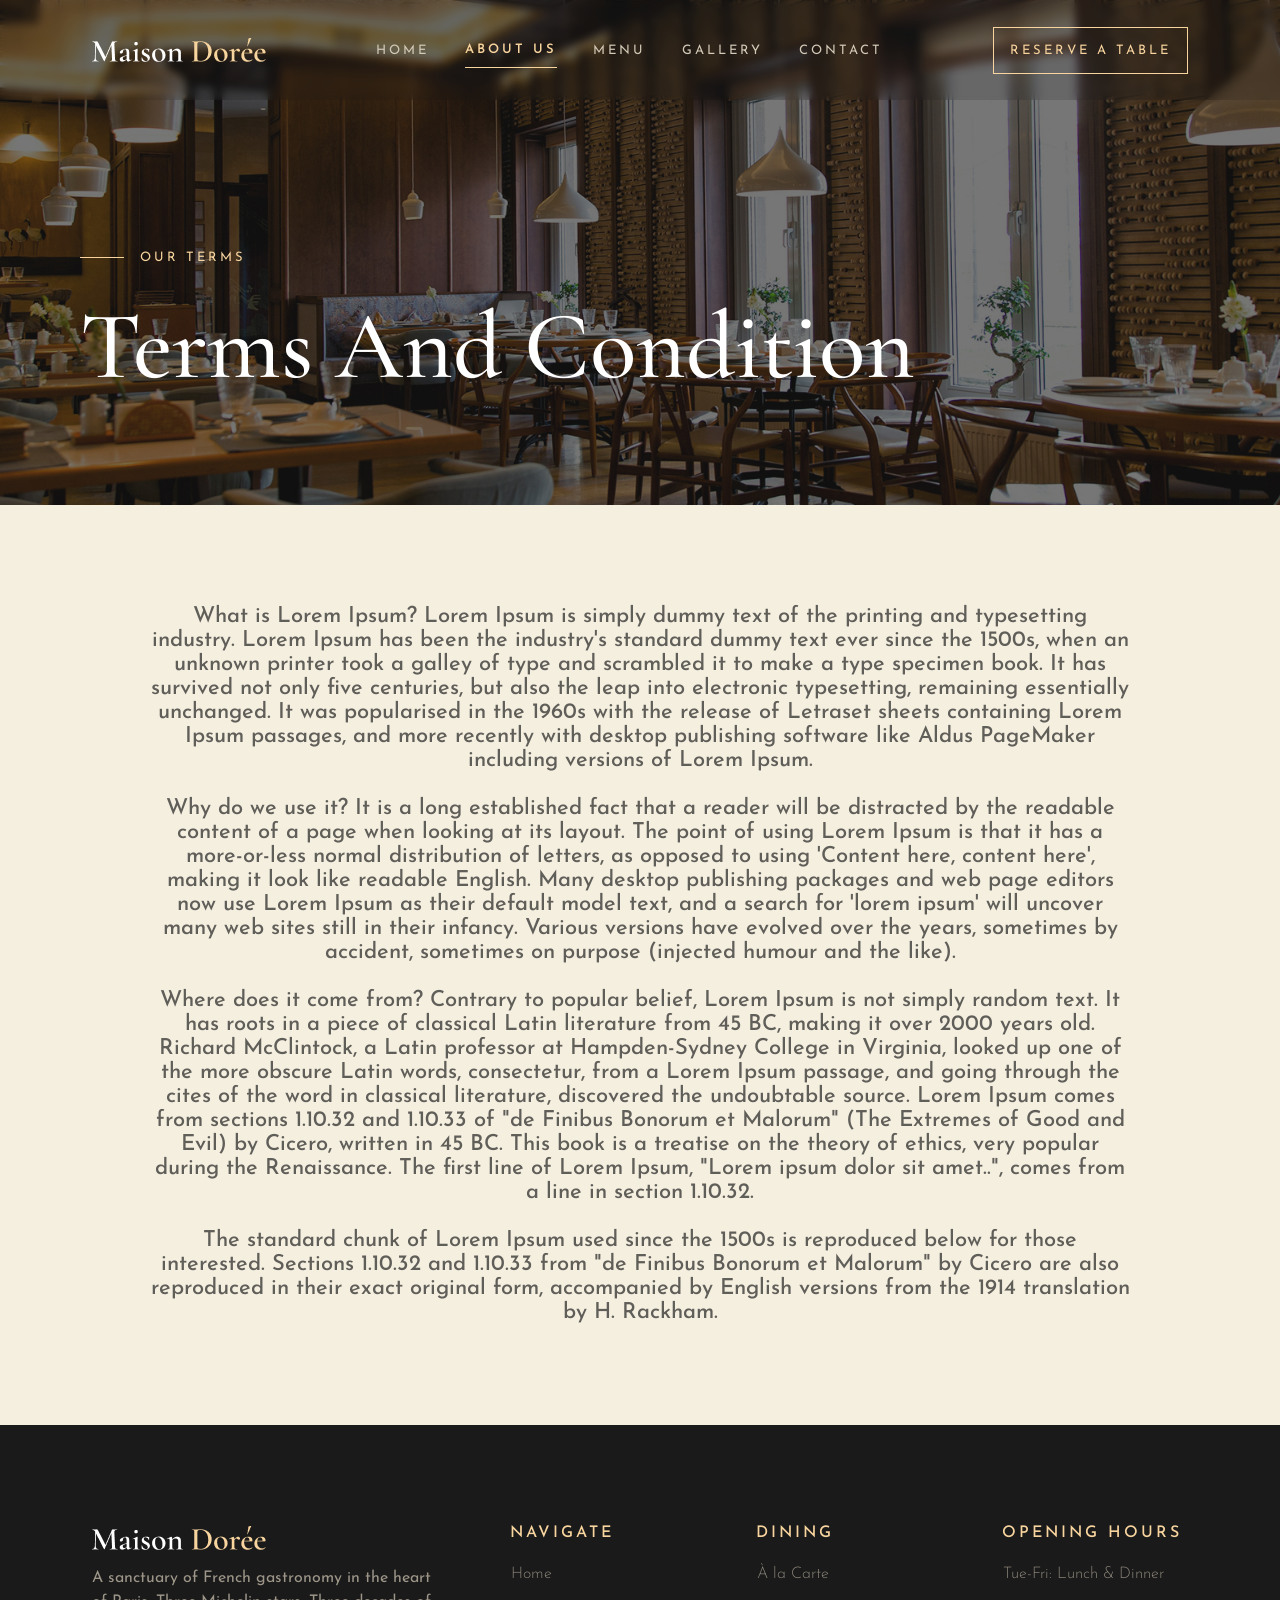
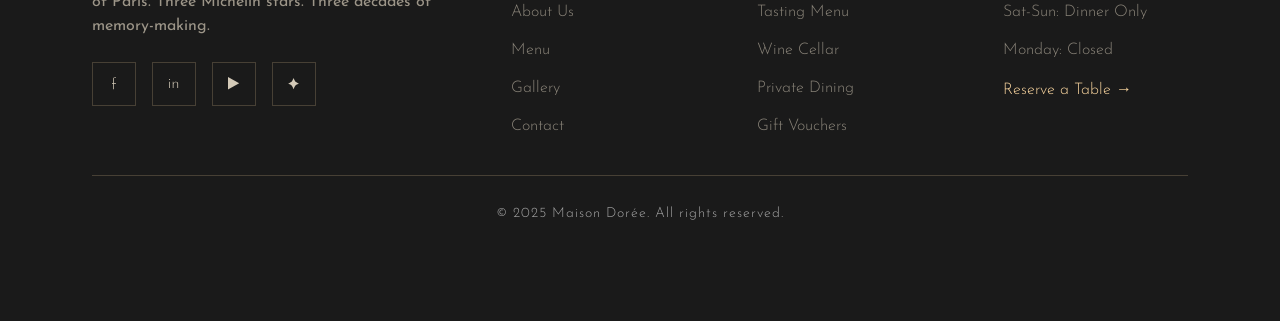
<file: terms.html>
<!DOCTYPE html>
<html lang="en">

<head>
    <meta charset="UTF-8">
    <meta name="viewport" content="width=device-width, initial-scale=1.0">
    <title>Maison Doree</title>

    <!-- Bootstrap Styles Links -->
    <link rel="stylesheet" href="./assets/dist/bootstrap/css/bootstrap.min.css">
    <link rel="stylesheet" href="./assets/css/main.css">

    <!-- Owl Carousel Links -->
    <link rel="stylesheet" href="./assets/dist/owl-carousel/css/owl.carousel.css">

    <!-- Style Sheets -->
    <link rel="stylesheet" href="./assets/css/m_style.css">
    <link rel="stylesheet" href="./assets/css/t_styles.css">

    <!-- Google Fonts -->
    <link rel="preconnect" href="https://fonts.googleapis.com">
    <link rel="preconnect" href="https://fonts.gstatic.com" crossorigin>
    <link
        href="https://fonts.googleapis.com/css2?family=Cormorant+Garamond:ital,wght@0,300..700;1,300..700&family=Josefin+Sans:ital,wght@0,100..700;1,100..700&display=swap"
        rel="stylesheet">


</head>

<body>

   <header class="fixed-top">
        <div class="container nav_main">
            <div class="nav_left">

                <a class="nav_logo" href="./home.html">
                    <img src="./assets/img/nav_logo.png" alt="" class="img-fluid">
                </a>

                <button class="desktop_pad_none nav_toggler" type="button">
                    <div class="hamburger_menu">
                        <img src="./assets/img/nav_toggler.png" alt="" class="img-fluid">
                    </div>
                    <div class="hamburger_menu_close" style="display: none;">
                        <img src="./assets/img/nav_toggler_close.png" alt="" class="img-fluid">
                    </div>
                </button>
            </div>
            <div class="mobile_pad_none">

                <div class="nav_center">
                    <button class="btn btn_nav_link" onclick="window.location.href='home.html'">HOME</button>
                    <button class="btn btn_nav_link active" onclick="window.location.href='aboutus.html'">ABOUT US</button>
                    <button class="btn btn_nav_link" onclick="window.location.href='menu.html'">MENU</button>
                    <button class="btn btn_nav_link" onclick="window.location.href='gallery.html'">GALLERY</button>
                    <button class="btn btn_nav_link" onclick="window.location.href='contact.html'">CONTACT</button>
                </div>
            </div>

            <div class="mobile_pad_none">
                <button class="btn btn_nav">Reserve a Table</button>
            </div>

            <div class="desktop_pad_none nav_mobo" style="display: none;">
                <button class="btn btn_nav_link" onclick="window.location.href='home.html'">HOME</button>
                <button class="btn btn_nav_link active" onclick="window.location.href='aboutus.html'">ABOUT US</button>
                <button class="btn btn_nav_link" onclick="window.location.href='menu.html'">MENU</button>
                <button class="btn btn_nav_link" onclick="window.location.href='gallery.html'">GALLERY</button>
                <button class="btn btn_nav_link" onclick="window.location.href='contact.html'">CONTACT</button>
            </div>
        </div>

    </header>




    <section>
        <div class="aboutus_1">
            <div class="container p-0">
                <div class="in_about1">
                    <div class="top_about1">
                        <div class="divider_about"></div>
                        <p class="about1_pp">Our Terms</p>
                    </div>
                    <h1 class="about1_tt">Terms And Condition</h1>
                </div>

            </div>

        </div>

        <div class="terms_bottom">
            <div class="container p-0">
                <div class="in_term_div">
                    <p class="terms_pp">
                        What is Lorem Ipsum?
                        Lorem Ipsum is simply dummy text of the printing and typesetting industry. Lorem Ipsum has been the industry's standard dummy text ever since the 1500s, when an unknown printer took a galley of type and scrambled it to make a type specimen book. It has survived not only five centuries, but also the leap into electronic typesetting, remaining essentially unchanged. It was popularised in the 1960s with the release of Letraset sheets containing Lorem Ipsum passages, and more recently with desktop publishing software like Aldus PageMaker including versions of Lorem Ipsum.
                        <br>
                        <br>
                        Why do we use it?
                        It is a long established fact that a reader will be distracted by the readable content of a page when looking at its layout. The point of using Lorem Ipsum is that it has a more-or-less normal distribution of letters, as opposed to using 'Content here, content here', making it look like readable English. Many desktop publishing packages and web page editors now use Lorem Ipsum as their default model text, and a search for 'lorem ipsum' will uncover many web sites still in their infancy. Various versions have evolved over the years, sometimes by accident, sometimes on purpose (injected humour and the like).
                        <br>
                        <br>
                        
                        Where does it come from?
                        Contrary to popular belief, Lorem Ipsum is not simply random text. It has roots in a piece of classical Latin literature from 45 BC, making it over 2000 years old. Richard McClintock, a Latin professor at Hampden-Sydney College in Virginia, looked up one of the more obscure Latin words, consectetur, from a Lorem Ipsum passage, and going through the cites of the word in classical literature, discovered the undoubtable source. Lorem Ipsum comes from sections 1.10.32 and 1.10.33 of "de Finibus Bonorum et Malorum" (The Extremes of Good and Evil) by Cicero, written in 45 BC. This book is a treatise on the theory of ethics, very popular during the Renaissance. The first line of Lorem Ipsum, "Lorem ipsum dolor sit amet..", comes from a line in section 1.10.32.
                        <br>
                        <br>
                        The standard chunk of Lorem Ipsum used since the 1500s is reproduced below for those interested. Sections 1.10.32 and 1.10.33 from "de Finibus Bonorum et Malorum" by Cicero are also reproduced in their exact original form, accompanied by English versions from the 1914 translation by H. Rackham.
                    </p>

                </div>
                   
            </div>
        </div>


        
    </section>




   <footer class="footer_main">
        <div class="container">
            <div class="footer_collection">
                
                <div class="footer_top">
                    <div class="footer_left">
                        <img src="./assets/img/nav_logo.png" onclick="window.location.href='home.html'" alt="" class="img-fluid">
                        <p class="footer_left_text">
                            A sanctuary of French gastronomy in the heart of Paris. Three Michelin stars. Three decades of memory-making.
                        </p>
                        <div class="footer_social_div">
                            <button class="btn btn_social">
                                <img src="./assets/img/f.svg" alt="" class="img-fl">
                            </button>
                            <button class="btn btn_social">
                                <img src="./assets/img/in.svg" alt="" class="img-fl">
                            </button>
                            <button class="btn btn_social">
                                <img src="./assets/img/play.svg" alt="" class="img-fl">
                            </button>
                            <button class="btn btn_social">
                                <img src="./assets/img/ai.svg" alt="" class="img-fl">
                            </button>
                        </div>
                    </div>
                    <div class="footer_right">
                        <div class="footer_right_inner">
                            <p class="footer_link_title">Navigate</p>
                            <div class="footer_link_div">
                                <button class="btn footer_link" onclick="window.location.href='home.html'">Home</button>
                                <button class="btn footer_link" onclick="window.location.href='aboutus.html'">About Us</button>
                                <button class="btn footer_link" onclick="window.location.href='menu.html'">Menu</button>
                                <button class="btn footer_link" onclick="window.location.href='gallery.html'">Gallery</button>
                                <button class="btn footer_link" onclick="window.location.href='contact.html'">Contact</button>
                            </div>
                        </div>
                        <div class="footer_right_inner">
                            <p class="footer_link_title">Dining</p>
                            <div class="footer_link_div">
                                <button class="btn footer_link">À la Carte</button>
                                <button class="btn footer_link">Tasting Menu</button>
                                <button class="btn footer_link">Wine Cellar</button>
                                <button class="btn footer_link">Private Dining</button>
                                <button class="btn footer_link">Gift Vouchers</button>
                            </div>
                        </div>
                        <div class="footer_right_inner">
                            <p class="footer_link_title">Opening Hours</p>
                            <div class="footer_link_div">
                                <button class="btn footer_link">Tue-Fri: Lunch & Dinner</button>
                                <button class="btn footer_link">Sat-Sun: Dinner Only</button>
                                <button class="btn footer_link">Monday: Closed</button>
                                <button class="btn footer_link_arrow">Reserve a Table →</button>

                            </div>
                        </div>
                    </div>
                </div>
                <div class="footer_bottom">
                    <p class="footer_copyright">© 2025 Maison Dorée. All rights reserved.</p>
                </div>
            </div>
        </div>
    </footer>









    <!-- JQuery CDN -->
    <script src="https://cdnjs.cloudflare.com/ajax/libs/jquery/3.7.1/jquery.min.js"
        integrity="sha512-v2CJ7UaYy4JwqLDIrZUI/4hqeoQieOmAZNXBeQyjo21dadnwR+8ZaIJVT8EE2iyI61OV8e6M8PP2/4hpQINQ/g=="
        crossorigin="anonymous" referrerpolicy="no-referrer"></script>

    <!-- Bootstrap JS Links -->
    <script src="./assets/dist/bootstrap/js/bootstrap.popper.min.js"></script>
    <script src="./assets/dist/bootstrap/js/bootstrap.min.js"></script>

    <!-- Owl Carousel JS Links -->
    <script src="./assets/dist/owl-carousel/js/owl.carousel.js"></script>


    <script>
        $(document).ready(function () {
            $(".hamburger_menu").click(function () {
                $(".nav_mobo").fadeIn("slow");
                $(".hamburger_menu").fadeOut("slow");
                $(".hamburger_menu_close").fadeIn("slow");
            });
            $(".hamburger_menu_close").click(function () {
                $(".nav_mobo").fadeOut("slow");
                $(".hamburger_menu").fadeIn("slow");
                $(".hamburger_menu_close").fadeOut("slow");
            });
        });
    </script>

</body>

</html>
</file>
<file: assets/css/main.css>
/*----------------- Satoshi Font (Font Face Rule) Start -----------------*/

@font-face {
    font-family: 'Satoshi';
    src: url('../fonts/Satoshi/Satoshi-Variable.ttf') format('truetype');
    font-weight: 300 900;
    font-display: swap;
    font-style: normal;
}
@font-face {
  font-family: 'Satoshi-Italic';
  src: url('../fonts/Satoshi/Satoshi-VariableItalic.ttf') format('truetype');
  font-weight: 300 900;
  font-display: swap;
  font-style: italic;
}

/*----------------- Satoshi Font (Font Face Rule) Over -----------------*/



.bg-image {
    top: 0;
    left: 0;
    width: 100%;
    height: 100%;
    z-index: 1;
}

.bg-image:not([class*=absolute]) {
    position: absolute;
}

.desktop_header {
    display: block;
}

.mobile_header {
    display: none;
}

header {
    


    background: rgba(26, 26, 26, 0.16);
    backdrop-filter: blur(4px);
}

.btn_nav, .btn_nav:hover {
    display: flex;
    padding: 16px;
    justify-content: center;
    align-items: center;
    gap: 8px;
    color: #F8D49E;
    font-family: "Josefin Sans";
    font-size: 13px;
    font-style: normal;
    font-weight: 400;
    line-height: normal;
    letter-spacing: 3px;
    text-transform: uppercase;
    border: 1px solid #F8D49E;
    border-radius: 0px;
}
.btn_nav_link {
    display: flex;
    justify-content: center;
    align-items: center;
    gap: 8px;
    color: #D4CAB8;
    font-family: "Josefin Sans";
    font-size: 13px;
    font-style: normal;
    font-weight: 400;
    line-height: normal;
    letter-spacing: 3px;
    text-transform: uppercase;
    padding: 10.5px 0px;
    border-radius: 0px;
    border: 0px;
}
.btn_nav_link.active {
    display: flex;
    justify-content: center;
    align-items: center;
    gap: 8px;
    color: #F8D49E;
    font-family: "Josefin Sans";
    font-size: 13px;
    font-style: normal;
    font-weight: 600;
    line-height: normal;
    letter-spacing: 3px;
    text-transform: uppercase;
    padding: 10.5px 0px;
    border-radius: 0px;
    border-bottom: 1px solid #F8D49E;
}
.nav_main {
    display: flex;
    flex-direction: row;
    justify-content: space-between;
    align-items: center;
    gap: 36px;
    padding-top: 26.5px;
    padding-bottom: 26.5px;

}
.nav_center {
    display: flex;
    flex-direction: row;
    justify-content: center;
    align-items: center;
    gap: 36px;
}

.footer_copyright {
    color: rgba(255, 255, 255, 0.60);
    font-family: "Josefin Sans";
    font-size: 14px;
    font-style: normal;
    font-weight: 300;
    line-height: normal;
    letter-spacing: 1px;
    margin-bottom: 0px;
    padding-top: 30px;
    text-align: center;
    border-top: 1px solid rgba(248, 212, 158, 0.20);
}
.footer_main {
    padding: 100px 0px;
    background: #1A1A1A;
}
.btn_social {
    display: flex;
    width: 44px;
    height: 44px;
    justify-content: center;
    align-items: center;
    border: 1px solid rgba(248, 212, 158, 0.20);
    padding: 13px 18px;
    border-radius: 0px;
}
.footer_link {
    color: rgba(212, 202, 184, 0.60);
    font-family: "Josefin Sans";
    font-size: 16px;
    font-style: normal;
    font-weight: 300;
    line-height: normal;
    padding: 0px;
    border-radius: 0px;
}
.footer_link_div {
    display: flex;
    flex-direction: column;
    align-items: flex-start;
    justify-content: flex-start;
    gap: 20px;
}
.footer_link_title {
    color: #F8D49E;
    font-family: "Josefin Sans";
    font-size: 16px;
    font-style: normal;
    font-weight: 500;
    line-height: normal;
    letter-spacing: 3px;
    text-transform: uppercase;
    margin-bottom: 0px;
}
.footer_right_inner {
    display: flex;
    flex-direction: column;
    align-items: flex-start;
    justify-content: flex-start;
    gap: 24px;
    width: 100%;
}
.footer_top {
    display: flex;
    flex-direction: row;
    align-items: flex-start;
    justify-content: space-between;
    gap: 60px;

}
.footer_right {
    display: flex;
    flex-direction: row;
    justify-content: center;
    align-items: flex-start;
    gap: 60px;
    width: 100%;
    max-width: 1059px;
}
.footer_left_text {
    color: rgba(212, 202, 184, 0.70);
    font-family: "Josefin Sans";
    font-size: 16px;
    font-style: normal;
    font-weight: 400;
    line-height: 24px; /* 150% */
    margin-bottom: 24px;
    margin-top: 16px;
    max-width: 358px;
}
.footer_social_div {
    display: flex;
    flex-direction: row;
    justify-content: flex-start;
    align-items: center;
    gap: 16px;
}
.footer_collection {
    display: flex;
    flex-direction: column;
    align-items: stretch;
    gap: 40px;
    justify-content: flex-start;
}
.footer_left {
    min-width: 600px;
}
.footer_link_arrow {
    color: #F8D49E;
    font-family: "Josefin Sans";
    font-size: 16px;
    font-style: normal;
    font-weight: 300;
    line-height: normal;
    padding: 0px;
    border-radius: 0px;
}
.mobile_pad_none {
    display: block;
}
.desktop_pad_none {
    display: none;
}


/* .container,
    .container-lg,
    .container-md,
    .container-sm,
    .container-xl,
    .container-xxl {
    max-width: 1720px;
} */

@media only screen and (max-width: 600px) {
    .desktop_header {
        display: none;
    }

    .mobile_header {
        display: block;
    }

    .mobile_pad_none {
        display: none;
    }
    .desktop_pad_none {
        display: block;
    }
    
    .nav_mobo {
        height: 100vh;
        background: #1A1A1A;
        display: flex;
        flex-direction: column;
        justify-content: center;
        align-items: stretch;
        position: absolute;
        top: 0px;
        left: 50%;
        transform: translateX(-50%);
        width: 100%;
        z-index: 1;
        gap: 24px;
    }

    .btn_nav_link, .btn_nav_link.active {
        font-size: 36px;
        width: fit-content;
        margin-left: auto;
        margin-right: auto;
        color: #FFF;
        font-family: "Cormorant Garamond";
        font-size: 36px;
        font-style: normal;
        font-weight: 500;
        line-height: normal;
        text-transform: capitalize;
        padding: 0px;
    }

    .nav_left {
        display: flex;
        flex-direction: row;
        justify-content: space-between;
        align-items: center;
        gap: 24px;
        width: 100%;
        z-index: 2;
    }
    .nav_toggler {
        background: transparent;
        border: 0px;
        padding: 0px;
        display: flex;
        flex-direction: row;
        justify-content: center;
        align-items: center;
        position: relative;
        width: 36px;
        height: 28px;
    }

    .hamburger_menu,
    .hamburger_menu_close {
        position: absolute;
        /* width: 24px;
        height: 24px; */
        right: 0px;
        top: 0px;
    }
    
    .footer_top {
        display: flex;
        flex-direction: column;
        align-items: stretch;
        justify-content: center;
        gap: 32px;
    }
    .footer_right {
        display: flex;
        flex-direction: column;
        justify-content: center;
        align-items: flex-start;
        gap: 32px;
        width: 100%;
    }
    .footer_main {
        padding: 20px 8px;
    }
    .nav_main {
        padding-left: 20px;
        padding-right: 20px;
        padding-top: 20px;
        padding-bottom: 20px;
    }
    .nav_logo>img.img-fluid {
        max-width: 154px;
    }
    .nav_logo {
        display: flex;
        align-items: center;
        margin-top: -6px;
    }
    .footer_left_text {
        max-width: unset;
    }
    .footer_left {
        min-width: unset;
    }
    .footer_left>img.img-fluid {
        width: 176px;
    }
    .footer_copyright {
        border-top: 1px solid rgba(248, 212, 158, 0.20);
        padding-top: 16px;
    }
    .footer_collection {
        gap: 32px;
    }
}


@media only screen and (min-width: 601px) and (max-width:991px) {
    /* .container,
    .container-lg,
    .container-md,
    .container-sm,
    .container-xl,
    .container-xxl {
        max-width: 520px;
    } */
    .footer_top {
        display: flex;
        flex-direction: column;
        align-items: flex-start;
        justify-content: center;
        gap: 60px;
    }
    .mobile_pad_none {
        display: none;
    }
    .desktop_pad_none {
        display: block;
    }
    .nav_left {
        display: flex;
        flex-direction: row;
        justify-content: space-between;
        align-items: center;
        gap: 24px;
        width: 100%;
        z-index: 2;
    }
    .nav_toggler {
        background: transparent;
        border: 0px;
        padding: 0px;
        display: flex;
        flex-direction: row;
        justify-content: center;
        align-items: center;
        position: relative;
        width: 36px;
        height: 28px;
    }

    .hamburger_menu,
    .hamburger_menu_close {
        position: absolute;
        /* width: 24px;
        height: 24px; */
        right: 0px;
        top: 0px;
    }

    .nav_mobo {
        height: 100vh;
        background: #1A1A1A;
        display: flex;
        flex-direction: column;
        justify-content: center;
        align-items: stretch;
        position: absolute;
        top: 0px;
        left: 50%;
        transform: translateX(-50%);
        width: 100%;
        z-index: 1;
        gap: 24px;
    }
    .btn_nav_link, .btn_nav_link.active {
        font-size: 36px;
        width: fit-content;
        margin-left: auto;
        margin-right: auto;
        color: #FFF;
        font-family: "Cormorant Garamond";
        font-size: 36px;
        font-style: normal;
        font-weight: 500;
        line-height: normal;
        text-transform: capitalize;
    }
    .footer_left {
        min-width: 100%;
    }
    .footer_left_text {
        max-width: unset;
    }
}

@media only screen and (min-width: 992px) and (max-width: 1151px) {
    .container,
    .container-lg,
    .container-md,
    .container-sm,
    .container-xl,
    .container-xxl {
        max-width: 920px;
    }

    
    .footer_left {
        min-width: fit-content;
    }
    .footer_left_text {
        max-width: 230px;
    }
    .btn_nav_link {
        font-size: 10px;
    }
}

@media only screen and (min-width: 1152px) and (max-width:1279px) {
    
    .container,
    .container-lg,
    .container-md,
    .container-sm,
    .container-xl,
    .container-xxl {
        max-width: 1020px;
    }
    .footer_left {
        min-width: fit-content;
    }
}





@media only screen and (min-width: 1280px) and (max-width:1348px) {

    .container,
    .container-lg,
    .container-md,
    .container-sm,
    .container-xl,
    .container-xxl {
        max-width: 1120px;
    }

    .footer_left {
        min-width: fit-content;
    }
    
}

@media only screen and (min-width: 1349px) and (max-width:1439px) {

    .container,
    .container-lg,
    .container-md,
    .container-sm,
    .container-xl,
    .container-xxl {
        max-width: 1220px;
    }

    .footer_left {
        min-width: fit-content;
    }
    
}

@media only screen and (min-width: 1440px) and (max-width:1499px) {

    .container,
    .container-lg,
    .container-md,
    .container-sm,
    .container-xl,
    .container-xxl {
        max-width: 1320px;
    }

    .footer_left {
        min-width: fit-content;
    }
    
}


@media only screen and (min-width: 1500px) {

    .container,
    .container-lg,
    .container-md,
    .container-sm,
    .container-xl,
    .container-xxl {
        max-width: 1420px;
    }
     .footer_left {
        min-width: fit-content;
    }
}

@media only screen and (min-width: 1600px) {
    .container,
    .container-lg,
    .container-md,
    .container-sm,
    .container-xl,
    .container-xxl {
        max-width: 1520px;
    }
}
@media only screen and (min-width: 1700px) {
    .container,
    .container-lg,
    .container-md,
    .container-sm,
    .container-xl,
    .container-xxl {
        max-width: 1720px;
    }
}
</file>
<file: assets/css/m_style.css>
.desktop_none {
    display: none;
}

.mobile_none {
    display: block;
}


@media only screen and (max-width: 600px) {
    .mobile_none {
        display: none;
    }

    .desktop_none {
        display: block;
    }

}

@media only screen and (min-width: 601px) and (max-width:991px) {

}

@media only screen and (min-width: 992px) and (max-width: 1151px) {
    
}

@media only screen and (min-width: 1152px) and (max-width:1279px) {
    

}

@media only screen and (min-width: 1280px) and (max-width:1348px) {
    .footer_left {
        min-width: fit-content;
    }
    
    
}

@media only screen and (min-width: 1349px) and (max-width:1439px) {
    .footer_left {
        min-width: fit-content;
    }
}

@media only screen and (min-width: 1440px) and (max-width:1499px) {
    .footer_left {
        min-width: fit-content;
    }
}

@media only screen and (min-width: 1500px) and (max-width:1599px) {
    .footer_left {
        min-width: fit-content;
    }
}

@media only screen and (min-width: 1600px) and (max-width:1699px) {
    
}

@media only screen and (min-width: 1700px) and (max-width:1799px) {
    
}

@media only screen and (min-width: 1800px) and (max-width:1919px) {
    
}
</file>
<file: assets/css/t_styles.css>
.desktop_none {
    display: none;
}

.mobile_none {
    display: block;
}

.diff_padddding {
    padding: 16px 24px!important;
}
.terms_bottom {
    background: #F5EFE0;
    padding: 100px 50px;
}
.in_term_div {
    display: flex;
    justify-content: center;
    align-items: center;
    width: 100%;
}
.terms_pp {
    text-align: center;
    max-width: 980px;
    color: rgba(15, 15, 15, 0.65);
    font-family: "Josefin Sans";
    font-size: 22px;
    font-style: normal;
    font-weight: 500;
    line-height: 24px; /* 171.429% */
    margin-bottom: 0px;
}


.aboutus_1 {
    background: url(../img/about1.jpg);
    background-size: cover;
    background-repeat: no-repeat;
    background-position: center center;
    padding-top: 251px;
    padding-bottom: 100px;
}

.in_about1 {
    width: fit-content;
    display: flex;
    flex-direction: column;
    align-items: flex-start;
    gap: 24px;
}

.top_about1 {
    display: flex;
    align-items: center;
    gap: 16px;
    align-self: stretch;
}

.about1_tt {
    color: #FFF;
    font-family: "Cormorant Garamond";
    font-size: 96px;
    font-style: normal;
    font-weight: 500;
    line-height: normal;
    text-transform: capitalize;
    margin-bottom: 0px;
}

.about1_pp {
    color: #F8D49E;
    font-family: "Josefin Sans";
    font-size: 13px;
    font-style: normal;
    font-weight: 400;
    line-height: normal;
    letter-spacing: 3px;
    text-transform: uppercase;
    margin-bottom: 0px;
}

.divider_about {
    background: #F8D49E;
    width: 44px;
    height: 1px;
}


.aboutus_3 {
    display: flex;
    padding: 100px;
    flex-direction: column;
    align-items: center;
    gap: 40px;
    background: #1A1A1A;
}

.about3_p {
    color: #F8D49E;
    font-family: "Josefin Sans";
    font-size: 14px;
    font-style: normal;
    font-weight: 400;
    line-height: 24px;
    /* 171.429% */
    letter-spacing: 5px;
    text-transform: uppercase;
    margin-bottom: 0px;
}

.top_about3 {
    display: flex;
    flex-direction: column;
    align-items: center;
    gap: 16px;
    align-self: stretch;
}

.for_center {
    justify-content: center;
}

.about3_tt {
    color: #FFF;
    text-align: center;
    font-family: "Cormorant Garamond";
    font-size: 52px;
    font-style: normal;
    font-weight: 500;
    line-height: normal;
    margin-bottom: 0px;
}

.bottom_about3 {
    display: flex;
    justify-content: center;
    align-items: center;
    justify-content: center;
    gap: 8px;
    align-self: stretch;
}

.card_card {
    background: url(../img/card1.jpg);
    background-size: cover;
    background-repeat: no-repeat;
    background-position: center center;
    width: 424px;
    max-width: 424px;
    height: 720px;
    padding: 40px;
    display: flex;
    flex-direction: column;
    justify-content: flex-end;
}

.card2 {
    background: url(../img/card2.jpg);
    background-size: cover;
    background-repeat: no-repeat;
    background-position: center center;
}

.card3 {
    background: url(../img/card3.jpg);
    background-size: cover;
    background-repeat: no-repeat;
    background-position: center center;
}

.card4 {
    background: url(../img/card4.jpg);
    background-size: cover;
    background-repeat: no-repeat;
    background-position: center center;
}

.card_card h1 {
    color: #FFF;
    text-align: center;
    font-family: "Cormorant Garamond";
    font-size: 32px;
    font-style: normal;
    font-weight: 500;
    line-height: normal;
    margin-bottom: 8px;
}

.card_card p {
    color: #F8D49E;
    font-family: "Josefin Sans";
    font-size: 14px;
    font-style: normal;
    font-weight: 300;
    line-height: normal;
    letter-spacing: 3px;
    text-transform: uppercase;
    margin-bottom: 0px;
    text-align: center;
}

.aboutus_2 {
    display: flex;
    flex-direction: row;
}

.left_about2 {
    background: #F5EFE0;
    display: flex;
    padding: 100px;
    flex-direction: column;
    justify-content: center;
    align-items: flex-start;
    align-self: stretch;
}

.right_about2 {
    background: url(../img/right_about.jpg);
    background-size: cover;
    background-repeat: no-repeat;
    background-position: center center;
    height: 1000px;
}

.about2_pp {
    color: #1A1A1A;
    font-family: "Josefin Sans";
    font-size: 14px;
    font-style: normal;
    font-weight: 400;
    line-height: 24px;
    /* 171.429% */
    letter-spacing: 5px;
    text-transform: uppercase;
    margin-bottom: 0px;
}

.about2_tt {
    color: #1A1A1A;
    font-family: "Cormorant Garamond";
    font-size: 52px;
    font-style: normal;
    font-weight: 500;
    line-height: normal;
    margin-bottom: 16px;
}

.about2_pp2 {
    color: rgba(15, 15, 15, 0.65);
    font-family: "Josefin Sans";
    font-size: 14px;
    font-style: normal;
    font-weight: 300;
    line-height: 24px;
    /* 171.429% */
    margin-bottom: 16px;
}

.extra_margin_bottom {
    margin-bottom: 40px;
}

.gold_buttton {
    display: flex;
    padding: 16px 44px;
    flex-direction: column;
    align-items: center;
    background: #F8D49E;
    color: #1A1A1A;
    font-family: "Josefin Sans";
    font-size: 13px;
    font-style: normal;
    font-weight: 600;
    line-height: normal;
    letter-spacing: 3px;
    text-transform: uppercase;
    margin-bottom: 0px;
}
.diff_size {
    font-size: 16px;
}

.stick_right {
    max-width: 760px;
    margin-left: auto;
}

.bottom_16 {
    margin-bottom: 16px;
}

.aboutus_4 {
    display: flex;
    padding: 100px;
    flex-direction: column;
    align-items: flex-start;
    gap: 40px;
    background: #1A1A1A;
}

.bottom_about4 {
    display: flex;
    flex-direction: column;
    align-items: center;
    gap: 8px;
    align-self: stretch;
}

.top_top {
    display: flex;
    align-items: center;
    justify-content: center;
    gap: 8px;
    align-self: stretch;
}

.about4_card {
    display: flex;
    justify-content: center;
    align-items: center;
    gap: 32px;
    align-self: stretch;
    display: flex;
    padding: 60px;
    background: rgba(248, 212, 158, 0.02);
    max-width: 856px;
}

.second_side {
    display: flex;
    flex-direction: column;
    align-items: flex-start;
    gap: 16px;
    align-self: stretch;

}

.second_side h1 {
    color: #FFF;
    font-family: "Cormorant Garamond";
    font-size: 32px;
    font-style: normal;
    font-weight: 500;
    line-height: normal;
    margin-bottom: 0px;
    align-self: stretch;
}

.second_side p {
    color: rgba(212, 202, 184, 0.70);
    font-family: "Josefin Sans";
    font-size: 16px;
    font-style: normal;
    font-weight: 400;
    line-height: 24px;
    /* 150% */
    align-self: stretch;
    margin-bottom: 0px;
}

.number_css {
    color: rgba(248, 212, 158, 0.16);
    font-family: "Cormorant Garamond";
    font-size: 72px;
    font-style: normal;
    font-weight: 600;
    line-height: normal;
    margin-bottom: 0px;
}

.home7 {
    background: url(../img/home7.jpg);
    background-size: cover;
    background-repeat: no-repeat;
    background-position: center center;
    padding: 107px 0px;
    display: flex;
    flex-direction: column;
    align-items: center;
}

.home7_tt {
    color: #FFF;
    text-align: center;
    font-family: "Cormorant Garamond";
    font-size: 72px;
    font-style: normal;
    font-weight: 500;
    line-height: normal;
    margin-bottom: 16px;
}

.home7_tt_span {
    color: #F8D49E;
    font-family: "Cormorant Garamond";
    font-size: 72px;
    font-style: italic;
    font-weight: 500;
    line-height: normal;
}

.home7_pp {
    color: rgba(255, 255, 255, 0.55);
    text-align: center;
    font-family: "Josefin Sans";
    font-size: 13px;
    font-style: normal;
    font-weight: 300;
    line-height: normal;
    letter-spacing: 2px;
    text-transform: uppercase;
    margin-bottom: 40px;
}

.home5 {
    display: flex;
    padding: 60px 100px;
    justify-content: center;
    align-items: flex-start;
    border-top: 1px solid rgba(248, 212, 158, 0.20);
    border-bottom: 1px solid rgba(248, 212, 158, 0.20);
    background-color: #1E1E1D;
}

.box_box {
    display: flex;
    flex-direction: column;
    justify-content: center;
    align-items: center;
    gap: 16px;
    align-self: stretch;
    border-right: 1px solid rgba(248, 212, 158, 0.20);
    max-width: 430px;
    width: 430px;
}

.no_right_border {
    border-right: none;
}

.box_box h1 {
    color: #F8D49E;
    text-align: center;
    font-family: "Cormorant Garamond";
    font-size: 52px;
    font-style: normal;
    font-weight: 500;
    line-height: normal;
    margin-bottom: 0px;
}

.box_box p {
    color: rgba(248, 212, 158, 0.80);
    font-family: "Josefin Sans";
    font-size: 14px;
    font-style: normal;
    font-weight: 300;
    line-height: 24px;
    /* 171.429% */
    letter-spacing: 5px;
    text-transform: uppercase;
    margin-bottom: 0px;
}

.home_6 {
    display: flex;
    padding: 100px;
    flex-direction: column;
    align-items: flex-start;
    gap: 40px;
    background: #1A1A1A;
}

.bottom_home6 {
    display: flex;
    justify-content: center;
    align-items: flex-start;
    gap: 40px;
    align-self: stretch;
}

.bottom_home6_card {
    display: flex;
    padding: 40px 24px;
    flex-direction: column;
    justify-content: center;
    align-items: center;
    gap: 24px;
    align-self: stretch;
    border: 1px solid rgba(248, 212, 158, 0.20);
    background: rgba(248, 212, 158, 0.02);
    max-width: 547px;
    width: 547px;
}

.home6_1 {
    color: #F8D49E;
    text-align: center;
    font-family: "Cormorant Garamond";
    font-size: 80px;
    font-style: normal;
    font-weight: 300;
    line-height: 40px;
    /* 50% */
    margin-bottom: 0px;
    opacity: 0.3;
}

.home6_2 {
    color: #F8D49E;
    text-align: center;
    font-family: "Segoe UI Symbol";
    font-size: 20px;
    font-style: normal;
    font-weight: 400;
    line-height: normal;
    letter-spacing: 3px;
    margin-bottom: 0px;
}

.home6_3 {
    color: #F5EFE0;
    text-align: center;
    font-family: "Cormorant Garamond";
    font-size: 20px;
    font-style: italic;
    font-weight: 300;
    line-height: 34px;
    /* 170% */
    margin-bottom: 0px;
}

.home6_4 {
    color: #F8D49E;
    text-align: center;
    font-family: "Josefin Sans";
    font-size: 12px;
    font-style: normal;
    font-weight: 400;
    line-height: normal;
    letter-spacing: 3px;
    text-transform: uppercase;
    display: flex;
    height: 11px;
    flex-direction: column;
    justify-content: center;
    align-self: stretch;
    margin-bottom: 0px;
}

.home4 {
    display: flex;
    padding: 100px;
    flex-direction: column;
    align-items: center;
    gap: 40px;
    background: #1A1A1A;
}

.trans_button {
    display: flex;
    padding: 16px 44px;
    flex-direction: column;
    align-items: flex-start;
    border: 1px solid #FFF;
    color: #FFF;
    font-family: "Josefin Sans";
    font-size: 16px;
    font-style: normal;
    font-weight: 600;
    line-height: normal;
    letter-spacing: 3px;
    text-transform: uppercase;
}

.middle_home4 {
    display: flex;
    justify-content: center;
    align-items: center;
    gap: 4px;
    align-self: stretch;
}

.middle_card {
    background: url(../img/middle_card1.jpg);
    background-size: cover;
    background-repeat: no-repeat;
    background-position: center center;
    height: 720px;
    width: 570px;
    max-width: 570px;
    padding: 40px;
    display: flex;
    flex-direction: column;
    justify-content: flex-end;
}

.inner_caard {
    display: flex;
    flex-direction: column;
    align-items: flex-start;
    gap: 8px;
    align-self: stretch;
}

.middle_card p {
    color: #F8D49E;
    font-family: "Josefin Sans";
    font-size: 14px;
    font-style: normal;
    font-weight: 300;
    line-height: normal;
    letter-spacing: 3px;
    text-transform: uppercase;
    margin-bottom: 0px;
}

.middle_card h1 {
    color: #FFF;
    font-family: "Cormorant Garamond";
    font-size: 32px;
    font-style: normal;
    font-weight: 500;
    line-height: normal;
    align-self: stretch;
    margin-bottom: 0px;
}

.middle_card h2 {
    color: #F8D49E;
    font-family: "Josefin Sans";
    font-size: 32px;
    font-style: normal;
    font-weight: 400;
    line-height: normal;
    letter-spacing: 1px;
    margin-bottom: 0px;
}

.middle_card2 {
    background: url(../img/middle_card2.jpg);
    background-size: cover;
    background-repeat: no-repeat;
    background-position: center center;
}

.middle_card3 {
    background: url(../img/middle_card3.jpg);
    background-size: cover;
    background-repeat: no-repeat;
    background-position: center center;
}

.home3 {
    display: flex;
    flex-direction: row;
}


.left_home3 {
    height: 700px;
    background: url(../img/left_home3.jpg);
    background-size: cover;
    background-repeat: no-repeat;
    background-position: center center;
}

.right_home3 {
    background: #F5EFE0;
    display: flex;
    padding: 100px;
    flex-direction: column;
    justify-content: center;
    align-items: flex-start;
    align-self: stretch;
}

.stick_left {
    max-width: 760px;
    margin-right: auto;
}


.home2 {
    display: flex;
    flex-direction: row;
    background: #1A1A1A;
}

.home2_card {
    display: flex;
    padding: 100px;
    flex-direction: column;
    align-items: flex-start;
    gap: 10px;
    max-width: 640px;
    /* width: 640px; */
    border-right: 1px solid rgba(248, 212, 158, 0.10);
    background: #1A1A1A;
}


.inner_home2_card {
    display: flex;
    flex-direction: row;
}

.extra_margin_bottom_ofdivider {
    margin-bottom: 32px;
}

.left_div h1 {
    color: #FFF;
    font-family: "Cormorant Garamond";
    font-size: 32px;
    font-style: normal;
    font-weight: 500;
    line-height: normal;
    margin-bottom: 16px;
}

.left_div p {
    color: rgba(212, 202, 184, 0.70);
    font-family: "Josefin Sans";
    font-size: 16px;
    font-style: normal;
    font-weight: 400;
    line-height: 24px;
    align-self: stretch;
    margin-bottom: 0px;
}

.right_div {
    color: rgba(248, 212, 158, 0.16);
    font-family: "Cormorant Garamond";
    font-size: 72px;
    font-style: normal;
    font-weight: 600;
    line-height: 45px;
    margin-bottom: 0px;
}

.right_border_no {
    border-right: none;
}

.inner_home2 {
    display: flex;
    flex-direction: row;
    margin-left: auto;
    margin-right: auto;
}
.home1 {
    position: relative;
    background: url(../img/homepage1.jpg);
    background-size: cover;
    background-repeat: no-repeat;
    background-position: center center;
    display: flex;
    flex-direction: column;
    align-items: center;
    justify-content: center;
    padding-top: 273px;
    padding-bottom: 296px;
}
.home_scroll {
    position: absolute;
    bottom: 40px;

}

.home1 p {
    color: #F8D49E;
font-family: "Josefin Sans";
font-size: 16px;
font-style: normal;
font-weight: 400;
line-height: normal;
text-transform: uppercase;
margin-bottom: 8px;
}
.home1 h1{
    color: #FFF;
font-family: "Cormorant Garamond";
font-size: 110px;
font-style: normal;
font-weight: 500;
line-height: normal;
text-transform: capitalize;
margin-bottom: 0px;
}

.home1 h2 {
    color: #FFF;
font-family: "Cormorant Garamond";
font-size: 110px;
font-style: normal;
font-weight: 500;
line-height: normal;
text-transform: capitalize;
margin-bottom: 0px;
margin-top: -8px;
}
.home1 h2 span {
    color: #F8D49E;
font-family: "Cormorant Garamond";
font-size: 110px;
font-style: normal;
font-weight: 500;
line-height: normal;
text-transform: capitalize;
margin-bottom: 0px;
margin-top: -8px;
}
.home1 h3 {
    color: #FFF;
font-family: "Cormorant Garamond";
font-size: 110px;
font-style: normal;
font-weight: 500;
line-height: normal;
text-transform: capitalize;
margin-bottom: 8px;
margin-top: -8px;
}

.home1 h4 {
    color: #FFF;
    font-family: "Josefin Sans";
    font-size: 16px;
    font-style: normal;
    font-weight: 400;
    line-height: normal;
    text-transform: uppercase;
    margin-bottom: 32px;
}

.bottomhome1 {
    display: flex;
    justify-content: center;
    align-items: flex-start;
    gap: 16px;
}

@media only screen and (max-width: 600px) {

    .mobile_none {
        display: none;
    }

    .desktop_none {
        display: block;
    }

    .terms_bottom {
        padding: 48px 24px;
    }
    .terms_pp {
        font-size: 14px;
        font-style: normal;
        font-weight: 400;
    }

    .trans_button {
        display: flex;
        padding: 16px 44px;
        flex-direction: column;
        align-items: flex-start;
        border: 1px solid #FFF;
        color: #FFF;
        font-family: "Josefin Sans";
        font-size: 12px;
        font-style: normal;
        font-weight: 600;
        line-height: normal;
        letter-spacing: 3px;
        text-transform: uppercase;
    }

    .aboutus_1 {
        background: url(../img/about1_mob.jpg);
        background-size: cover;
        background-repeat: no-repeat;
        background-position: center center;
        padding-top: 305px;
        padding-bottom: 40px;
        padding-left: 40px;
        padding-right: 40px;
    }

    .in_about1 {
        width: fit-content;
        display: flex;
        flex-direction: column;
        align-items: flex-start;
        gap: 16px;
    }

    .top_about1 {
        display: flex;
        align-items: center;
        gap: 16px;
        align-self: stretch;
    }

    .about1_tt {
        color: #FFF;
        font-family: "Cormorant Garamond";
        font-size: 52px;
        font-style: normal;
        font-weight: 500;
        line-height: normal;
        text-transform: capitalize;
    }

    .aboutus_3 {
        display: flex;
        padding: 40px 20px;
        flex-direction: column;
        align-items: center;
        gap: 40px;
    }

    .about3_p {
        color: #F8D49E;
        font-family: "Josefin Sans";
        font-size: 12px;
        font-style: normal;
        font-weight: 400;
        line-height: 24px;
        /* 200% */
        letter-spacing: 5px;
        text-transform: uppercase;
    }

    .about3_tt {
        color: #FFF;
        text-align: center;
        font-family: "Cormorant Garamond";
        font-size: 40px;
        font-style: normal;
        font-weight: 500;
        line-height: normal;
    }

    .bottom_about3 {
        flex-direction: column;
        gap: 16px;
    }

    .card_card h1 {
        color: #FFF;
        font-family: "Cormorant Garamond";
        font-size: 28px;
        font-style: normal;
        font-weight: 500;
        line-height: normal;
    }

    .card_card p {
        color: #F8D49E;
        font-family: "Josefin Sans";
        font-size: 12px;
        font-style: normal;
        font-weight: 300;
        line-height: normal;
        letter-spacing: 3px;
        text-transform: uppercase;
    }

    .card_card {
        height: 450px;
        width: 100%;
        max-width: 353px;
        padding: 20px;
        background: url(../img/cardmob_1.jpg);
    }

    .card2 {
        background: url(../img/cardmob_2.jpg);
    }

    .card3 {
        background: url(../img/cardmob_3.jpg);
    }

    .card4 {
        background: url(../img/cardmob_4.jpg);
    }

    .aboutus_2 {
        flex-direction: column;
    }

    .right_about2 {
        height: 600px;
        background: url(../img/right_about_mob.jpg);
        background-size: cover;
        background-repeat: no-repeat;
        background-position: center center;
    }

    .left_about2 {
        padding: 40px 20px;
    }

    .about2_pp {
        color: #1A1A1A;
        font-family: "Josefin Sans";
        font-size: 12px;
        font-style: normal;
        font-weight: 400;
        line-height: 24px;
        letter-spacing: 5px;
        text-transform: uppercase;
    }

    .about2_tt {
        color: #1A1A1A;
        font-family: "Cormorant Garamond";
        font-size: 36px;
        font-style: normal;
        font-weight: 500;
        line-height: normal;
        margin-bottom: 16px;
    }

    .gold_buttton {
        color: #1A1A1A;
        font-family: "Josefin Sans";
        font-size: 12px;
        font-style: normal;
        font-weight: 600;
        line-height: normal;
        letter-spacing: 3px;
        text-transform: uppercase;
        display: flex;
        padding: 16px 44px;
        flex-direction: column;
        align-items: center;
        background: #F8D49E;
    }
    .diff_size {
    font-size: 12px;
}


    .stick_right {
        margin-left: 0px;
    }

    .top_top {
        flex-direction: column;
    }

    .aboutus_4 {
        padding: 20px;
    }

    .about4_card {
        padding: 20px;
        align-items: flex-start;
    }

    .number_css {
        color: rgba(248, 212, 158, 0.16);
        font-family: "Cormorant Garamond";
        font-size: 72px;
        font-style: normal;
        font-weight: 600;
        line-height: 45px;
    }

    .second_side h1 {
        color: #FFF;
        font-family: "Cormorant Garamond";
        font-size: 26px;
        font-style: normal;
        font-weight: 500;
        line-height: normal;
        align-self: stretch;
    }

    .second_side p {
        color: rgba(212, 202, 184, 0.70);
        font-family: "Josefin Sans";
        font-size: 13px;
        font-style: normal;
        font-weight: 400;
        line-height: 24px;
        /* 184.615% */

        align-self: stretch;
    }


    .home7 {
        background: url(../img/home7_mob.jpg);
        background-size: cover;
        background-repeat: no-repeat;
        background-position: center center;
        padding: 132px 26px;
        display: flex;
        flex-direction: column;
        align-items: center;
    }

    .home7_tt {
        color: #FFF;
        text-align: center;
        font-family: "Cormorant Garamond";
        font-size: 40px;
        font-style: normal;
        font-weight: 500;
        line-height: normal;
        margin-bottom: 16px;
    }

    .home7_tt_span {
        color: #F8D49E;
        font-family: "Cormorant Garamond";
        font-size: 40px;
        font-style: italic;
        font-weight: 500;
        line-height: normal;
    }

    .home5 {
        border-top: none;
        border-bottom: none;
        flex-direction: column;
        padding: 0;
    }

    .box_box {
        display: flex;
        padding: 40px 0;
        flex-direction: column;
        justify-content: center;
        align-items: center;
        align-self: stretch;
        width: 100%;
        max-width: 100%;
        border-right: none;
        border-bottom: 1px solid rgba(248, 212, 158, 0.20);
    }

    .no_right_border {
        border-bottom: none;
    }

    .home_6 {
        padding: 20px;
        gap: 24px;
        align-items: center;
    }

    .bottom_home6 {
        flex-direction: column;
        gap: 40px;
        align-items: center;
        align-self: unset;
    }

    .bottom_home6_card {
        padding: 24px;
        max-width: 353px;
        width: 100%;
        gap: 16px;
    }

    .home6_1 {
        color: #F8D49E;
        text-align: center;
        font-family: "Cormorant Garamond";
        font-size: 64px;
        font-style: normal;
        font-weight: 300;
        line-height: 40px;
        /* 62.5% */
    }

    .home6_2 {
        color: #F8D49E;
        text-align: center;
        font-family: "Segoe UI Symbol";
        font-size: 16px;
        font-style: normal;
        font-weight: 400;
        line-height: normal;
        letter-spacing: 3px;
    }

    .home6_3 {
        color: #F5EFE0;
        text-align: center;
        font-family: "Josefin Sans";
        font-size: 14px;
        font-style: normal;
        font-weight: 300;
        line-height: 24px;
        /* 171.429% */

        align-self: stretch;
    }

    .home6_4 {
        display: flex;
        height: 11px;
        flex-direction: column;
        justify-content: center;
        align-self: stretch;
        color: #F8D49E;
        text-align: center;
        font-family: "Josefin Sans";
        font-size: 10px;
        font-style: normal;
        font-weight: 400;
        line-height: normal;
        letter-spacing: 3px;
        text-transform: uppercase;
    }

    .home4 {
        padding: 40px 20px;
    }

    .middle_home4 {
        flex-direction: column;
    }

    .middle_card {
        height: 450px;
        max-width: 353px;
        width: 100%;
        padding: 20px;
        background: url(../img/middlecard_mob1.jpg);
        background-size: cover;
        background-repeat: no-repeat;
        background-position: center center;
    }

    .middle_card2 {
        background: url(../img/middlecard_mob2.jpg);
        background-size: cover;
        background-repeat: no-repeat;
        background-position: center center;
    }

    .middle_card3 {
        background: url(../img/middlecard_mob3.jpg);
        background-size: cover;
        background-repeat: no-repeat;
        background-position: center center;
    }

    .middle_card p {
        color: #F8D49E;
        font-family: "Josefin Sans";
        font-size: 12px;
        font-style: normal;
        font-weight: 300;
        line-height: normal;
        letter-spacing: 3px;
        text-transform: uppercase;
    }

    .middle_card h1 {
        color: #FFF;
        font-family: "Cormorant Garamond";
        font-size: 28px;
        font-style: normal;
        font-weight: 500;
        line-height: normal;
        align-self: stretch;
    }

    .middle_card h2 {
        color: #F8D49E;
        font-family: "Josefin Sans";
        font-size: 20px;
        font-style: normal;
        font-weight: 400;
        line-height: normal;
        letter-spacing: 1px;
    }

    .right_home3 {
        padding: 40px 20px;
    }

    .left_home3 {
        height: 400px;
        background: url(../img/left_home3_mob.jpg);
        background-size: cover;
        background-repeat: no-repeat;
        background-position: center center;
    }

    .stick_left {
        margin-left: 0px;
    }

    .home3 {
        flex-direction: column;
    }

    .inner_home2 {
        flex-direction: column;
    }

    .home2_card {
        display: flex;
        padding: 40px 20px;
        flex-direction: column;
        align-items: flex-start;
        gap: 10px;
        align-self: stretch;
        border-right: none;
    }

    .left_div h1 {
        color: #FFF;
        font-family: "Cormorant Garamond";
        font-size: 26px;
        font-style: normal;
        font-weight: 500;
        line-height: normal;
        align-self: stretch;
    }

    .left_div p {
        color: rgba(212, 202, 184, 0.70);
        font-family: "Josefin Sans";
        font-size: 13px;
        font-style: normal;
        font-weight: 400;
        line-height: 24px;
        /* 184.615% */
    }

    .home2_card {
        width: auto;
        max-width: fit-content;
    }
    .home1 p {
        color: #F8D49E;
        font-family: "Josefin Sans";
        font-size: 13px;
        font-style: normal;
        font-weight: 400;
        line-height: normal;
        text-transform: uppercase;
        margin-bottom: 24px;
    }
    .home1 h1 {
        color: #FFF;
        font-family: "Cormorant Garamond";
        font-size: 44px;
        font-style: normal;
        font-weight: 500;
        line-height: normal;
        text-transform: capitalize;
        margin-top: 0px;
    }
    .home1 h2 {
        color: #FFF;
        font-family: "Cormorant Garamond";
        font-size: 44px;
        font-style: normal;
        font-weight: 500;
        line-height: normal;
        text-transform: capitalize;
        margin-top: 0px;
    }

    .home1 h2 span {
        color: #F8D49E;
        text-align: center;
        font-family: "Cormorant Garamond";
        font-size: 44px;
        font-style: normal;
        font-weight: 500;
        line-height: normal;
        text-transform: capitalize;
        margin-top: 0px;
    }
    .home1 h3 {
        color: #FFF;
        font-family: "Cormorant Garamond";
        font-size: 44px;
        font-style: normal;
        font-weight: 500;
        line-height: normal;
        text-transform: capitalize;
        margin-top: 0px;
        margin-bottom: 24px;
    }
    .home1 h4 {
        color: #FFF;
        text-align: center;
        font-family: "Josefin Sans";
        font-size: 13px;
        font-style: normal;
        font-weight: 400;
        line-height: 20px; /* 153.846% */
        text-transform: uppercase;
        margin-bottom: 56px;
    }
    .bottomhome1 {
        flex-direction: column;
        gap: 20px;
        align-items: stretch;
    }
    .home1 {
        padding-top: 213px;
        padding-bottom: 211px;
    }
    .home_scroll {
        bottom: 20px;
    }
}

@media only screen and (min-width: 601px) and (max-width:991px) {

    .mobile_none {
        display: none;
    }

    .desktop_none {
        display: block;
    }

    .trans_button {
        display: flex;
        padding: 16px 44px;
        flex-direction: column;
        align-items: flex-start;
        border: 1px solid #FFF;
        color: #FFF;
        font-family: "Josefin Sans";
        font-size: 12px;
        font-style: normal;
        font-weight: 600;
        line-height: normal;
        letter-spacing: 3px;
        text-transform: uppercase;
    }

    .aboutus_1 {
        background: url(../img/about1_mob.jpg);
        background-size: cover;
        background-repeat: no-repeat;
        background-position: center center;
        padding-top: 305px;
        padding-bottom: 40px;
        padding-left: 40px;
        padding-right: 40px;
    }

    .in_about1 {
        width: fit-content;
        display: flex;
        flex-direction: column;
        align-items: flex-start;
        gap: 16px;
    }

    .top_about1 {
        display: flex;
        align-items: center;
        gap: 16px;
        align-self: stretch;
    }

    .about1_tt {
        color: #FFF;
        font-family: "Cormorant Garamond";
        font-size: 52px;
        font-style: normal;
        font-weight: 500;
        line-height: normal;
        text-transform: capitalize;
    }

    .aboutus_3 {
        display: flex;
        padding: 40px 20px;
        flex-direction: column;
        align-items: center;
        gap: 40px;
    }

    .about3_p {
        color: #F8D49E;
        font-family: "Josefin Sans";
        font-size: 12px;
        font-style: normal;
        font-weight: 400;
        line-height: 24px;
        /* 200% */
        letter-spacing: 5px;
        text-transform: uppercase;
    }

    .about3_tt {
        color: #FFF;
        text-align: center;
        font-family: "Cormorant Garamond";
        font-size: 40px;
        font-style: normal;
        font-weight: 500;
        line-height: normal;
    }

    .bottom_about3 {
        flex-direction: column;
        gap: 16px;
    }

    .card_card h1 {
        color: #FFF;
        font-family: "Cormorant Garamond";
        font-size: 28px;
        font-style: normal;
        font-weight: 500;
        line-height: normal;
    }

    .card_card p {
        color: #F8D49E;
        font-family: "Josefin Sans";
        font-size: 12px;
        font-style: normal;
        font-weight: 300;
        line-height: normal;
        letter-spacing: 3px;
        text-transform: uppercase;
    }

    .card_card {
        height: 450px;
        width: 100%;
        max-width: 353px;
        padding: 20px;
        background: url(../img/cardmob_1.jpg);
    }

    .card2 {
        background: url(../img/cardmob_2.jpg);
    }

    .card3 {
        background: url(../img/cardmob_3.jpg);
    }

    .card4 {
        background: url(../img/cardmob_4.jpg);
    }
/* 
    .aboutus_2 {
        flex-direction: column;
    }

    .right_about2 {
        height: 600px;
        background: url(../img/right_about_mob.jpg);
        background-size: cover;
        background-repeat: no-repeat;
        background-position: center center;
    }

    .left_about2 {
        padding: 40px 24px;
    }

    .about2_pp {
        color: #1A1A1A;
        font-family: "Josefin Sans";
        font-size: 12px;
        font-style: normal;
        font-weight: 400;
        line-height: 24px;
        letter-spacing: 5px;
        text-transform: uppercase;
    }

    .about2_tt {
        color: #1A1A1A;
        font-family: "Cormorant Garamond";
        font-size: 36px;
        font-style: normal;
        font-weight: 500;
        line-height: normal;
        margin-bottom: 16px;
    } */

    .left_about2 {
        padding: 40px;
    }
    .gold_buttton {
        color: #1A1A1A;
        font-family: "Josefin Sans";
        font-size: 12px;
        font-style: normal;
        font-weight: 600;
        line-height: normal;
        letter-spacing: 3px;
        text-transform: uppercase;
        display: flex;
        padding: 16px 44px;
        flex-direction: column;
        align-items: center;
        background: #F8D49E;
    }
    .diff_size {
    font-size: 12px;
}


    .stick_right {
        margin-left: 0px;
    }

    .top_top {
        flex-direction: column;
    }

    .aboutus_4 {
        padding: 20px;
    }

    .about4_card {
        padding: 20px;
        align-items: flex-start;
    }

    .number_css {
        color: rgba(248, 212, 158, 0.16);
        font-family: "Cormorant Garamond";
        font-size: 72px;
        font-style: normal;
        font-weight: 600;
        line-height: normal;
    }

    .second_side h1 {
        color: #FFF;
        font-family: "Cormorant Garamond";
        font-size: 26px;
        font-style: normal;
        font-weight: 500;
        line-height: normal;
        align-self: stretch;
    }

    .second_side p {
        color: rgba(212, 202, 184, 0.70);
        font-family: "Josefin Sans";
        font-size: 13px;
        font-style: normal;
        font-weight: 400;
        line-height: 24px;
        /* 184.615% */

        align-self: stretch;
    }


    .home7 {
        background: url(../img/home7_mob.jpg);
        background-size: cover;
        background-repeat: no-repeat;
        background-position: center center;
        padding: 132px 26px;
        display: flex;
        flex-direction: column;
        align-items: center;
    }

    .home7_tt {
        color: #FFF;
        text-align: center;
        font-family: "Cormorant Garamond";
        font-size: 40px;
        font-style: normal;
        font-weight: 500;
        line-height: normal;
        margin-bottom: 16px;
    }

    .home7_tt_span {
        color: #F8D49E;
        font-family: "Cormorant Garamond";
        font-size: 40px;
        font-style: italic;
        font-weight: 500;
        line-height: normal;
    }

    .home5 {
        border-top: none;
        border-bottom: none;
        flex-direction: column;
        padding: 0;
    }

    .box_box {
        display: flex;
        padding: 40px 0;
        flex-direction: column;
        justify-content: center;
        align-items: center;
        align-self: stretch;
        width: 100%;
        max-width: 100%;
        border-right: none;
        border-bottom: 1px solid rgba(248, 212, 158, 0.20);
    }

    .no_right_border {
        border-bottom: none;
    }

    .home_6 {
        padding: 20px;
        gap: 24px;
        align-items: center;
    }

    .bottom_home6 {
        flex-direction: column;
        gap: 40px;
        align-items: center;
        align-self: unset;
    }

    .bottom_home6_card {
        padding: 24px;
        max-width: 353px;
        width: 100%;
        gap: 16px;
    }

    .home6_1 {
        color: #F8D49E;
        text-align: center;
        font-family: "Cormorant Garamond";
        font-size: 64px;
        font-style: normal;
        font-weight: 300;
        line-height: 40px;
        /* 62.5% */
    }

    .home6_2 {
        color: #F8D49E;
        text-align: center;
        font-family: "Segoe UI Symbol";
        font-size: 16px;
        font-style: normal;
        font-weight: 400;
        line-height: normal;
        letter-spacing: 3px;
    }

    .home6_3 {
        color: #F5EFE0;
        text-align: center;
        font-family: "Josefin Sans";
        font-size: 14px;
        font-style: normal;
        font-weight: 300;
        line-height: 24px;
        /* 171.429% */

        align-self: stretch;
    }

    .home6_4 {
        display: flex;
        height: 11px;
        flex-direction: column;
        justify-content: center;
        align-self: stretch;
        color: #F8D49E;
        text-align: center;
        font-family: "Josefin Sans";
        font-size: 10px;
        font-style: normal;
        font-weight: 400;
        line-height: normal;
        letter-spacing: 3px;
        text-transform: uppercase;
    }

    .home4 {
        padding: 40px 20px;
    }

    .middle_home4 {
        flex-direction: column;
    }

    .middle_card {
        height: 450px;
        max-width: 353px;
        width: 100%;
        padding: 20px;
        background: url(../img/middlecard_mob1.jpg);
        background-size: cover;
        background-repeat: no-repeat;
        background-position: center center;
    }

    .middle_card2 {
        background: url(../img/middlecard_mob2.jpg);
        background-size: cover;
        background-repeat: no-repeat;
        background-position: center center;
    }

    .middle_card3 {
        background: url(../img/middlecard_mob3.jpg);
        background-size: cover;
        background-repeat: no-repeat;
        background-position: center center;
    }

    .middle_card p {
        color: #F8D49E;
        font-family: "Josefin Sans";
        font-size: 12px;
        font-style: normal;
        font-weight: 300;
        line-height: normal;
        letter-spacing: 3px;
        text-transform: uppercase;
    }

    .middle_card h1 {
        color: #FFF;
        font-family: "Cormorant Garamond";
        font-size: 28px;
        font-style: normal;
        font-weight: 500;
        line-height: normal;
        align-self: stretch;
    }

    .middle_card h2 {
        color: #F8D49E;
        font-family: "Josefin Sans";
        font-size: 20px;
        font-style: normal;
        font-weight: 400;
        line-height: normal;
        letter-spacing: 1px;
    }
/* 
    .right_home3 {
        padding: 40px 20px;
    }

    .left_home3 {
        height: 400px;
        background: url(../img/left_home3_mob.jpg);
        background-size: cover;
        background-repeat: no-repeat;
        background-position: center center;
    }

    .stick_left {
        margin-left: 0px;
    }

    .home3 {
        flex-direction: column;
    }
 */

 .right_home3 {
    padding: 50px;
 }
    .inner_home2 {
        flex-direction: column;
    }

    .home2_card {
        display: flex;
        padding: 40px 20px;
        flex-direction: column;
        align-items: flex-start;
        gap: 10px;
        align-self: stretch;
        border-right: none;
    }

    .left_div h1 {
        color: #FFF;
        font-family: "Cormorant Garamond";
        font-size: 26px;
        font-style: normal;
        font-weight: 500;
        line-height: normal;
        align-self: stretch;
    }

    .left_div p {
        color: rgba(212, 202, 184, 0.70);
        font-family: "Josefin Sans";
        font-size: 13px;
        font-style: normal;
        font-weight: 400;
        line-height: 24px;
        /* 184.615% */
    }

    .home2_card {
        width: auto;
        max-width: fit-content;
    }
    .home1 p {
        color: #F8D49E;
        font-family: "Josefin Sans";
        font-size: 13px;
        font-style: normal;
        font-weight: 400;
        line-height: normal;
        text-transform: uppercase;
        margin-bottom: 24px;
    }
    .home1 h1 {
        color: #FFF;
        font-family: "Cormorant Garamond";
        font-size: 44px;
        font-style: normal;
        font-weight: 500;
        line-height: normal;
        text-transform: capitalize;
        margin-top: 0px;
    }
    .home1 h2 {
        color: #FFF;
        font-family: "Cormorant Garamond";
        font-size: 44px;
        font-style: normal;
        font-weight: 500;
        line-height: normal;
        text-transform: capitalize;
        margin-top: 0px;
    }

    .home1 h2 span {
        color: #F8D49E;
        text-align: center;
        font-family: "Cormorant Garamond";
        font-size: 44px;
        font-style: normal;
        font-weight: 500;
        line-height: normal;
        text-transform: capitalize;
        margin-top: 0px;
    }
    .home1 h3 {
        color: #FFF;
        font-family: "Cormorant Garamond";
        font-size: 44px;
        font-style: normal;
        font-weight: 500;
        line-height: normal;
        text-transform: capitalize;
        margin-top: 0px;
        margin-bottom: 24px;
    }
    .home1 h4 {
        color: #FFF;
        text-align: center;
        font-family: "Josefin Sans";
        font-size: 13px;
        font-style: normal;
        font-weight: 400;
        line-height: 20px; /* 153.846% */
        text-transform: uppercase;
        margin-bottom: 56px;
    }
    .bottomhome1 {
        flex-direction: column;
        gap: 20px;
        align-items: stretch;
    }
    .home1 {
        padding-top: 213px;
        padding-bottom: 211px;
    }
    .home_scroll {
        bottom: 20px;
    }
}

@media only screen and (min-width: 992px) and (max-width: 1151px) {

    .mobile_none {
        display: none;
    }

    .desktop_none {
        display: block;
    }

    .trans_button {
        display: flex;
        padding: 16px 44px;
        flex-direction: column;
        align-items: flex-start;
        border: 1px solid #FFF;
        color: #FFF;
        font-family: "Josefin Sans";
        font-size: 12px;
        font-style: normal;
        font-weight: 600;
        line-height: normal;
        letter-spacing: 3px;
        text-transform: uppercase;
    }

    .aboutus_1 {
        background: url(../img/about1_mob.jpg);
        background-size: cover;
        background-repeat: no-repeat;
        background-position: center center;
        padding-top: 305px;
        padding-bottom: 40px;
        padding-left: 40px;
        padding-right: 40px;
    }

    .in_about1 {
        width: fit-content;
        display: flex;
        flex-direction: column;
        align-items: flex-start;
        gap: 16px;
    }

    .top_about1 {
        display: flex;
        align-items: center;
        gap: 16px;
        align-self: stretch;
    }

    .about1_tt {
        color: #FFF;
        font-family: "Cormorant Garamond";
        font-size: 52px;
        font-style: normal;
        font-weight: 500;
        line-height: normal;
        text-transform: capitalize;
    }

    .aboutus_3 {
        display: flex;
        padding: 40px 20px;
        flex-direction: column;
        align-items: center;
        gap: 40px;
    }

    .about3_p {
        color: #F8D49E;
        font-family: "Josefin Sans";
        font-size: 12px;
        font-style: normal;
        font-weight: 400;
        line-height: 24px;
        /* 200% */
        letter-spacing: 5px;
        text-transform: uppercase;
    }

    .about3_tt {
        color: #FFF;
        text-align: center;
        font-family: "Cormorant Garamond";
        font-size: 40px;
        font-style: normal;
        font-weight: 500;
        line-height: normal;
    }

    .bottom_about3 {
        flex-direction: column;
        gap: 16px;
    }

    .card_card h1 {
        color: #FFF;
        font-family: "Cormorant Garamond";
        font-size: 28px;
        font-style: normal;
        font-weight: 500;
        line-height: normal;
    }

    .card_card p {
        color: #F8D49E;
        font-family: "Josefin Sans";
        font-size: 12px;
        font-style: normal;
        font-weight: 300;
        line-height: normal;
        letter-spacing: 3px;
        text-transform: uppercase;
    }

    .card_card {
        height: 450px;
        width: 100%;
        max-width: 353px;
        padding: 20px;
        background: url(../img/cardmob_1.jpg);
    }

    .card2 {
        background: url(../img/cardmob_2.jpg);
    }

    .card3 {
        background: url(../img/cardmob_3.jpg);
    }

    .card4 {
        background: url(../img/cardmob_4.jpg);
    }
/* 
    .aboutus_2 {
        flex-direction: column;
    }

    .right_about2 {
        height: 600px;
        background: url(../img/right_about_mob.jpg);
        background-size: cover;
        background-repeat: no-repeat;
        background-position: center center;
    }

    .left_about2 {
        padding: 40px 24px;
    }

    .about2_pp {
        color: #1A1A1A;
        font-family: "Josefin Sans";
        font-size: 12px;
        font-style: normal;
        font-weight: 400;
        line-height: 24px;
        letter-spacing: 5px;
        text-transform: uppercase;
    }

    .about2_tt {
        color: #1A1A1A;
        font-family: "Cormorant Garamond";
        font-size: 36px;
        font-style: normal;
        font-weight: 500;
        line-height: normal;
        margin-bottom: 16px;
    }
 */
 .left_about2 {
    padding: 80px;
 }
    .gold_buttton {
        color: #1A1A1A;
        font-family: "Josefin Sans";
        font-size: 12px;
        font-style: normal;
        font-weight: 600;
        line-height: normal;
        letter-spacing: 3px;
        text-transform: uppercase;
        display: flex;
        padding: 16px 44px;
        flex-direction: column;
        align-items: center;
        background: #F8D49E;
    }
    .diff_size {
    font-size: 12px;
}


    .stick_right {
        margin-left: 0px;
    }

    .top_top {
        flex-direction: column;
    }

    .aboutus_4 {
        padding: 20px;
    }

    .about4_card {
        padding: 20px;
        align-items: flex-start;
    }

    .number_css {
        color: rgba(248, 212, 158, 0.16);
        font-family: "Cormorant Garamond";
        font-size: 72px;
        font-style: normal;
        font-weight: 600;
        line-height: normal;
    }

    .second_side h1 {
        color: #FFF;
        font-family: "Cormorant Garamond";
        font-size: 26px;
        font-style: normal;
        font-weight: 500;
        line-height: normal;
        align-self: stretch;
    }

    .second_side p {
        color: rgba(212, 202, 184, 0.70);
        font-family: "Josefin Sans";
        font-size: 13px;
        font-style: normal;
        font-weight: 400;
        line-height: 24px;
        /* 184.615% */

        align-self: stretch;
    }


    .home7 {
        background: url(../img/home7_mob.jpg);
        background-size: cover;
        background-repeat: no-repeat;
        background-position: center center;
        padding: 132px 26px;
        display: flex;
        flex-direction: column;
        align-items: center;
    }

    .home7_tt {
        color: #FFF;
        text-align: center;
        font-family: "Cormorant Garamond";
        font-size: 40px;
        font-style: normal;
        font-weight: 500;
        line-height: normal;
        margin-bottom: 16px;
    }

    .home7_tt_span {
        color: #F8D49E;
        font-family: "Cormorant Garamond";
        font-size: 40px;
        font-style: italic;
        font-weight: 500;
        line-height: normal;
    }

    .home5 {
        border-top: none;
        border-bottom: none;
        flex-direction: column;
        padding: 0;
    }

    .box_box {
        display: flex;
        padding: 40px 0;
        flex-direction: column;
        justify-content: center;
        align-items: center;
        align-self: stretch;
        width: 100%;
        max-width: 100%;
        border-right: none;
        border-bottom: 1px solid rgba(248, 212, 158, 0.20);
    }

    .no_right_border {
        border-bottom: none;
    }

    .home_6 {
        padding: 20px;
        gap: 24px;
        align-items: center;
    }

    .bottom_home6 {
        flex-direction: column;
        gap: 40px;
        align-items: center;
        align-self: unset;
    }

    .bottom_home6_card {
        padding: 24px;
        max-width: 353px;
        width: 100%;
        gap: 16px;
    }

    .home6_1 {
        color: #F8D49E;
        text-align: center;
        font-family: "Cormorant Garamond";
        font-size: 64px;
        font-style: normal;
        font-weight: 300;
        line-height: 40px;
        /* 62.5% */
    }

    .home6_2 {
        color: #F8D49E;
        text-align: center;
        font-family: "Segoe UI Symbol";
        font-size: 16px;
        font-style: normal;
        font-weight: 400;
        line-height: normal;
        letter-spacing: 3px;
    }

    .home6_3 {
        color: #F5EFE0;
        text-align: center;
        font-family: "Josefin Sans";
        font-size: 14px;
        font-style: normal;
        font-weight: 300;
        line-height: 24px;
        /* 171.429% */

        align-self: stretch;
    }

    .home6_4 {
        display: flex;
        height: 11px;
        flex-direction: column;
        justify-content: center;
        align-self: stretch;
        color: #F8D49E;
        text-align: center;
        font-family: "Josefin Sans";
        font-size: 10px;
        font-style: normal;
        font-weight: 400;
        line-height: normal;
        letter-spacing: 3px;
        text-transform: uppercase;
    }

    .home4 {
        padding: 40px 20px;
    }

    .middle_home4 {
        flex-direction: column;
    }

    .middle_card {
        height: 450px;
        max-width: 353px;
        width: 100%;
        padding: 20px;
        background: url(../img/middlecard_mob1.jpg);
        background-size: cover;
        background-repeat: no-repeat;
        background-position: center center;
    }

    .middle_card2 {
        background: url(../img/middlecard_mob2.jpg);
        background-size: cover;
        background-repeat: no-repeat;
        background-position: center center;
    }

    .middle_card3 {
        background: url(../img/middlecard_mob3.jpg);
        background-size: cover;
        background-repeat: no-repeat;
        background-position: center center;
    }

    .middle_card p {
        color: #F8D49E;
        font-family: "Josefin Sans";
        font-size: 12px;
        font-style: normal;
        font-weight: 300;
        line-height: normal;
        letter-spacing: 3px;
        text-transform: uppercase;
    }

    .middle_card h1 {
        color: #FFF;
        font-family: "Cormorant Garamond";
        font-size: 28px;
        font-style: normal;
        font-weight: 500;
        line-height: normal;
        align-self: stretch;
    }

    .middle_card h2 {
        color: #F8D49E;
        font-family: "Josefin Sans";
        font-size: 20px;
        font-style: normal;
        font-weight: 400;
        line-height: normal;
        letter-spacing: 1px;
    }

    /* .right_home3 {
        padding: 40px 20px;
    }

    .left_home3 {
        height: 400px;
        background: url(../img/left_home3_mob.jpg);
        background-size: cover;
        background-repeat: no-repeat;
        background-position: center center;
    }

    .stick_left {
        margin-left: 0px;
    }

    .home3 {
        flex-direction: column;
    } */
    .right_home3 {
        padding: 80px;
    }

    .inner_home2 {
        flex-direction: column;
    }

    .home2_card {
        display: flex;
        padding: 40px 20px;
        flex-direction: column;
        align-items: flex-start;
        gap: 10px;
        align-self: stretch;
        border-right: none;
    }

    .left_div h1 {
        color: #FFF;
        font-family: "Cormorant Garamond";
        font-size: 26px;
        font-style: normal;
        font-weight: 500;
        line-height: normal;
        align-self: stretch;
    }

    .left_div p {
        color: rgba(212, 202, 184, 0.70);
        font-family: "Josefin Sans";
        font-size: 13px;
        font-style: normal;
        font-weight: 400;
        line-height: 24px;
        /* 184.615% */
    }

    .home2_card {
        width: auto;
        max-width: fit-content;
    }
    .home1 p {
        color: #F8D49E;
        font-family: "Josefin Sans";
        font-size: 13px;
        font-style: normal;
        font-weight: 400;
        line-height: normal;
        text-transform: uppercase;
        margin-bottom: 24px;
    }
    .home1 h1 {
        color: #FFF;
        font-family: "Cormorant Garamond";
        font-size: 44px;
        font-style: normal;
        font-weight: 500;
        line-height: normal;
        text-transform: capitalize;
        margin-top: 0px;
    }
    .home1 h2 {
        color: #FFF;
        font-family: "Cormorant Garamond";
        font-size: 44px;
        font-style: normal;
        font-weight: 500;
        line-height: normal;
        text-transform: capitalize;
        margin-top: 0px;
    }

    .home1 h2 span {
        color: #F8D49E;
        text-align: center;
        font-family: "Cormorant Garamond";
        font-size: 44px;
        font-style: normal;
        font-weight: 500;
        line-height: normal;
        text-transform: capitalize;
        margin-top: 0px;
    }
    .home1 h3 {
        color: #FFF;
        font-family: "Cormorant Garamond";
        font-size: 44px;
        font-style: normal;
        font-weight: 500;
        line-height: normal;
        text-transform: capitalize;
        margin-top: 0px;
        margin-bottom: 24px;
    }
    .home1 h4 {
        color: #FFF;
        text-align: center;
        font-family: "Josefin Sans";
        font-size: 13px;
        font-style: normal;
        font-weight: 400;
        line-height: 20px; /* 153.846% */
        text-transform: uppercase;
        margin-bottom: 56px;
    }
    .bottomhome1 {
        flex-direction: column;
        gap: 20px;
        align-items: stretch;
    }
    .home1 {
        padding-top: 213px;
        padding-bottom: 211px;
    }
    .home_scroll {
        bottom: 20px;
    }
}

@media only screen and (min-width: 1152px) and (max-width:1279px) {
    .home2_card {
        padding: 32px;
    }
}

@media only screen and (min-width: 1280px) and (max-width:1348px) {
    .home2_card {
        padding: 42px;
    }
}

@media only screen and (min-width: 1349px) and (max-width:1439px) {
    .home2_card {
        padding: 52px;
    }
}

@media only screen and (min-width: 1440px) and (max-width:1499px) {
    .home2_card {
        padding: 62px;
    }
}

@media only screen and (min-width: 1500px) and (max-width:1599px) {
    .home2_card {
        padding: 72px;
    }
}

@media only screen and (min-width: 1600px) and (max-width:1699px) {
    .home2_card {
        padding: 72px;
    }
}

@media only screen and (min-width: 1700px) and (max-width:1799px) {}

@media only screen and (min-width: 1800px) and (max-width:1919px) {}
</file>
<file: assets/css/contact.css>
/* ===============================
   NAVBAR
================================ */
header {
    position: fixed;
    top: 0;
    left: 0;
    width: 100%;
    z-index: 999;

    display: flex;
    align-items: center;
    justify-content: space-between;

    height: 100px;
    padding: 20px 100px;

    background: rgba(26, 26, 26, 0.16);
    backdrop-filter: blur(4px);

    transition: all 0.3s ease;
}

.nav_main {
    width: 100%;
    display: flex;
    justify-content: space-between;
    align-items: center;
}

.btn_nav_link,
.btn_nav {
    color: #fff !important;
}

header.scrolled {
    background: rgba(13, 13, 13, 0.95);
    backdrop-filter: blur(8px);
}

/* ===============================
   HERO SECTION
================================ */
.contact_hero {
    display: flex;
    align-items: flex-end;
    padding: 100px 0px;
    height: 620px;
    position: relative;

    background: linear-gradient(0deg,
            rgba(26, 26, 26, 0.4),
            rgba(26, 26, 26, 0.4)),
        url('../img/contact-hero.png') center/cover no-repeat;
}

.hero_content {
    display: flex;
    flex-direction: column;
    align-items: flex-start;
    gap: 24px;
    padding: 0px;
}

.hero_content h1 {
    color: #fff;
    font-family: "Cormorant Garamond", serif;
    font-size: 96px;
    font-weight: 500;
    line-height: 1.1;
}

/* ===============================
   CONTACT SECTION WRAPPER
================================ */
.contact_reservation {
    background: #0d0d0d;
}

.contact_reservation .row {
    display: flex;
    align-items: stretch;
}



/* ===============================
   LEFT SECTION
================================ */
.contact_left {
    display: flex;
    flex-direction: column;
    justify-content: flex-start;

    align-items: flex-start;

padding: 100px 80px;
    background: #1A1A1A;
    max-width: 100%;

}

.contact_left h2 {
    color: #fff;
    font-family: "Cormorant Garamond", serif;
    font-size: 52px;
    font-weight: 500;
    margin-bottom: 14px;
}

.contact_left .desc {
    color: rgba(248, 212, 158, 0.40);
    font-family: "Josefin Sans", sans-serif;
    font-size: 14px;
    font-weight: 300;
    line-height: 24px;
    margin-bottom: 56px;
}

/* INFO */
.info_item {
    display: flex;
    align-items: flex-start;
    gap: 24px;
    margin-bottom: 36px;
}

.icon_box {
    display: flex;
    width: 44px;
    height: 44px;
    justify-content: center;
    align-items: center;
    border: 1px solid rgba(248, 212, 158, 0.30);
    flex-shrink: 0;
}

.icon_box img {
    width: 18px;
    height: 18px;
    object-fit: contain;
    filter: brightness(0) saturate(100%) invert(83%) sepia(25%) saturate(400%) hue-rotate(340deg);
}

.info_content {
    display: flex;
    flex-direction: column;
}

.info_title {
    color: #F8D49E !important;
    font-family: "Josefin Sans" !important;
    font-size: 12px !important;
    font-style: normal !important;
    font-weight: 300 !important;
    line-height: normal !important;
    letter-spacing: 2px !important;
    text-transform: uppercase !important;
    margin-bottom: 4px !important;
}

.info_item p {
    color: #F5EFE0;
    font-family: "Josefin Sans";
    font-size: 14px;
    font-style: normal;
    font-weight: 300;
    line-height: 22.4px;
    /* 160% */
    margin: 0;
}

/* SOCIAL */
.social_icons {
    display: flex;
    gap: 16px;
    margin-top: 40px;
}

.social_icons span {
    display: flex;
    justify-content: center;
    align-items: center;
    width: 44px;
    height: 44px;

    border: 1px solid rgba(248, 212, 158, 0.30);

    cursor: pointer;
    transition: all 0.3s ease;
}

/* IMAGE INSIDE */
.social_icons span img {
    width: 16px;
    height: 16px;
    object-fit: contain;

    /* convert icon to beige */
    filter: brightness(0) saturate(100%) invert(85%) sepia(10%) saturate(200%) hue-rotate(340deg);
}

/* HOVER */
.social_icons span:hover {
    background: #F8D49E;
    transform: translateY(-3px);
}

/* HOVER IMAGE COLOR */
.social_icons span:hover img {
    filter: brightness(0) saturate(100%) invert(10%);
}

/* ===============================
   RIGHT SECTION
================================ */
.contact_right {
    display: flex;
    flex-direction: column;
    justify-content: center;

padding: 100px 80px;
    background: rgba(254, 254, 253, 0.105);
}

.contact_right h2 {
    color: #fff;
    font-family: "Cormorant Garamond", serif;
    font-size: 52px;
    font-weight: 500;
    margin-bottom: 8px;
}

.contact_right .sub_heading {
    color: rgba(248, 212, 158, 0.40);
    font-family: "Josefin Sans", sans-serif;
    font-size: 14px;
    letter-spacing: 5px;
    text-transform: uppercase;
    margin-bottom: 48px;
}

/* FORM */
.reservation_form {
    display: flex;
    flex-direction: column;
    width: 100%;
    max-width: 100%;
}

.form_group {
    margin-bottom: 28px;
}

.form_group label {
    display: block;
    color: #F8D49E;
    font-family: "Josefin Sans", sans-serif;
    font-size: 12px;
    letter-spacing: 2px;
    text-transform: uppercase;
    margin-bottom: 10px;
}

.reservation_form input,
.reservation_form textarea {
    width: 100%;
    padding: 14px 18px;
    border: 1px solid rgba(248, 212, 158, 0.15);
    background: rgba(255, 255, 255, 0.04);
    color: #F5EFE0;
    font-family: "Josefin Sans", sans-serif;
    font-size: 14px;
    outline: none;
    transition: all 0.3s ease;
}

.reservation_form textarea {
    height: 120px;
    resize: none;
}

.reservation_form input::placeholder,
.reservation_form textarea::placeholder {
    color: rgba(245, 239, 224, 0.4);
}

.reservation_form input:focus,
.reservation_form textarea:focus {
    border-color: #F8D49E;
    background: rgba(255, 255, 255, 0.06);
}

.btn_submit {
    width: 100%;
    padding: 18px;
    background: #F8D49E;
    border: none;
    color: #1A1A1A;
    font-family: "Josefin Sans", sans-serif;
    font-size: 13px;
    font-weight: 600;
    letter-spacing: 4px;
    text-transform: uppercase;
    margin-top: 20px;
    transition: all 0.3s ease;
}

.btn_submit:hover {
    background: #fff;
}

/* ===============================
   LOCATION SECTION
================================ */
.location_section {
    display: flex;
    justify-content: center;
    align-items: center;
    height: 500px;
    padding: 100px 20px;

    background: linear-gradient(0deg,
            rgba(26, 26, 26, 0.45),
            rgba(26, 26, 26, 0.45)),
        url('../img/contact-hero2.png') center/cover no-repeat;
}

.location_content {
    display: flex;
    flex-direction: column;
    align-items: center;
    gap: 16px;
}

.location_pin {
    display: flex;
    justify-content: center;
    align-items: center;
    width: 56px;
    height: 56px;
    background: #F8D49E;
    border-radius: 28px 28px 28px 0;
    transform: rotate(-45deg);
}

.location_pin img {
    width: 22px;
    height: 22px;
    object-fit: contain;
    filter: brightness(0) saturate(100%) invert(8%) sepia(10%) saturate(500%) hue-rotate(10deg);
    transform: rotate(45deg);
}

.location_text {
    color: #fff;
    font-family: "Cormorant Garamond", serif;
    font-size: 36px;
    font-weight: 300;
}

/* ===============================
   SECTION HEADING (COMMON)
================================ */
.section_heading {
    display: flex;
    align-items: center;
    gap: 16px;
    margin-bottom: 10px;
}

.section_heading_find {
    display: flex;
    justify-content: center;
    /* center horizontally */
    align-items: center;
    /* center vertically */
    gap: 16px;
    margin-bottom: 24px;
    text-align: center;
}

.heading_line {
    width: 44px;
    display: block;
    margin-bottom: 5px;
}

.section_heading p {
    margin: 0;
    line-height: 1;
}

.sub_text,
.sub_heading {
    color: #F8D49E;
    font-family: "Josefin Sans", sans-serif;
    text-transform: uppercase;
}

.sub_text {
    font-size: 13px;
    letter-spacing: 3px;
}

.sub_heading {
    font-size: 14px;
    letter-spacing: 5px;
    margin: 0px;
}

/* ===============================
   RESPONSIVE
================================ */
@media (max-width: 768px) {
    header {
        padding: 15px 20px;
        height: 70px;
    }

    .contact_hero {
        padding: 40px 20px;
        height: 428px;
        background: linear-gradient(0deg,
                rgba(26, 26, 26, 0.4),
                rgba(26, 26, 26, 0.4)),
            url('../img/contain_mob.png') center/cover no-repeat;
    }

    .hero_content h1 {
        color: #FFF;
        font-family: "Cormorant Garamond";
        font-size: 52px;
        font-style: normal;
        font-weight: 500;
        line-height: normal;
        text-transform: capitalize;
    }

    .section_heading {
    display: flex;
    align-items: center;
    gap: 16px;
    margin-bottom: 16px;
}

.hero_content {
    display: flex;
    flex-direction: column;
    align-items: flex-start;
    gap: 0px;
    padding: 0px;
}

    .contact_left,
    .contact_right {
        padding: 20px 20px;
    }

    .section_heading_find {
    display: flex;
    justify-content: center;
    align-items: center;
    gap: 16px;
    margin-bottom: 8px;
    text-align: center;
}

.contact_left h2{
    color: #FFF;
text-align: center;
font-family: "Cormorant Garamond";
font-size: 40px;
font-style: normal;
font-weight: 500;
line-height: normal;
}

.contact_left .desc {
    color: rgba(248, 212, 158, 0.40);
    font-family: "Josefin Sans", sans-serif;
    font-size: 14px;
    font-weight: 300;
    line-height: 24px;
    margin-bottom: 32px;
}

.info_item {
    display: flex;
    align-items: flex-start;
    gap: 24px;
    margin-bottom: 24px;
}

.social_icons{
    margin-top: 32px;
}

.contact_right h2 {
    color: #FFF;
text-align: left;
font-family: "Cormorant Garamond";
font-size: 40px;
font-style: normal;
font-weight: 500;
line-height: normal;
}

.contact_right .sub_heading{
    margin-bottom: 32px;
}

.btn_submit{
    margin-top: 4px;
}
    .location_section {
        height: 500px;
        padding: 60px 15px;
           background: linear-gradient(0deg,
            rgba(26, 26, 26, 0.45),
            rgba(26, 26, 26, 0.45)),
        url('../img/cont_last_sec.png') center/cover no-repeat;
    }

  

    .location_pin img {
        width: 20px;
        height: 20px;
    }
}
</file>
<file: assets/css/dhiraj.css>
.main_menu {
  background-image: url(../img/comm_tp_bg.png);
  background-size: cover;
  background-position: center;
  background-repeat: no-repeat;
  height: 620px;
  display: flex;
  padding: 100px 0px;
  align-items: flex-end;
}

.top_sec_box {
  display: flex;
  flex-direction: column;
  align-items: flex-start;
  gap: 24px;
}

.silder_box {
  display: flex;
  align-items: center;
  gap: 16px;
  align-self: stretch;
}

.subttott {
  color: #F8D49E;
  font-family: "Josefin Sans";
  font-size: 13px;
  font-style: normal;
  font-weight: 400;
  line-height: normal;
  letter-spacing: 3px;
  text-transform: uppercase;
  margin-bottom: 0px;
}

.our_menu_text {
  color: #FFF;
  font-family: "Cormorant Garamond";
  font-size: 96px;
  font-style: normal;
  font-weight: 500;
  line-height: normal;
  text-transform: capitalize;
  margin-bottom: 0px;

}

/* Tab pannel */

.tab_side {
  background: #1A1A1A;
  padding: 100px;

}

.tab_content_menu {
  width: 100%;
  max-width: 900px;
  margin: 0px auto;
}

/* TABS */
.menu_tab-tabs {
  border-bottom: 1px solid rgba(248, 212, 158, 0.15);
  justify-content: center;
  margin-bottom: 40px;
}

.menu_tab-tabs .nav-link {
  color: #D4CAB8;
  text-align: center;
  font-family: "Josefin Sans";
  font-size: 16px;
  font-style: normal;
  font-weight: 400;
  line-height: normal;
  letter-spacing: 3px;
  text-transform: uppercase;
  margin-bottom: 0px;
  display: flex;
  padding: 18px 40px;
  flex-direction: column;
  justify-content: center;
  align-items: center;
}

.menu_tab-tabs .nav-link.active {
  color: #F8D49E;
  text-align: center;
  font-family: "Josefin Sans";
  font-size: 16px;
  font-style: normal;
  font-weight: 400;
  line-height: normal;
  letter-spacing: 3px;
  text-transform: uppercase;
  margin-bottom: 0px;
  border-bottom: 2px solid #F8D49E;
}

/* TITLE */
.menu_tab-title {
  text-align: center;
  margin-bottom: 40px;
}

.menu_tab-title h2 {
  color: #FFF;
  text-align: center;
  font-family: "Cormorant Garamond";
  font-size: 52px;
  font-style: normal;
  font-weight: 500;
  line-height: normal;
  margin-bottom: 16px;
}

.menu_tab-title p {
  color: #F8D49E;
  font-family: "Josefin Sans";
  font-size: 14px;
  font-style: normal;
  font-weight: 400;
  line-height: 24px;
  /* 171.429% */
  letter-spacing: 5px;
  text-transform: uppercase;
  margin-bottom: 0px;
}

/* SECTION */
.menu_tab-section {
  margin-top: 30px;
}

.menu_tab-section h4 {
  color: #F8D49E;
  font-family: "Cormorant Garamond";
  font-size: 32px;
  font-style: normal;
  font-weight: 300;
  line-height: normal;
  letter-spacing: 1px;
  padding-bottom: 16px;
  border-bottom: 1px solid rgba(248, 212, 158, 0.20);
  margin-bottom: 36px;
}

/* ITEM */
.menu_tab-item {
  display: flex;
  padding: 24px 0;
  justify-content: space-between;
  align-items: flex-start;
  align-self: stretch;
  border-bottom: 1px solid rgba(255, 255, 255, 0.04);
}

.menu_tab-item h6 {
  color: #FFF;
  font-family: "Cormorant Garamond";
  font-size: 24px;
  font-style: normal;
  font-weight: 300;
  line-height: normal;
  margin-bottom: 6px;
}

.menu_tab-item p {
  color: rgba(212, 202, 184, 0.50);
  font-family: "Josefin Sans";
  font-size: 12px;
  font-style: normal;
  font-weight: 300;
  line-height: 20px;
  /* 166.667% */
  margin-bottom: 0px;

}


/* TITLE ROW */
.menu_tab-title-row {
  display: flex;
  align-items: center;
  gap: 16px;

}

/* BADGE */
.menu_tab-badge {
  display: flex;
  padding: 4px 10px;
  align-items: flex-start;
  border: 1px solid rgba(248, 212, 158, 0.30);
  background: rgba(248, 212, 158, 0.10);
  color: #F8D49E;
  font-family: "Cormorant Garamond";
  font-size: 11px;
  font-style: normal;
  font-weight: 300;
  line-height: normal;
  letter-spacing: 2px;
  text-transform: uppercase;
  margin-bottom: 0pxs;
}


/* PRICE */
.menu_tab-price {
  color: #F8D49E;
  font-family: "Cormorant Garamond";
  font-size: 24px;
  font-style: normal;
  font-weight: 500;
  line-height: normal;
  margin-bottom: 0px;
}

.lieene {
  background: url(../img/verti_divide.png);
  height: 1px;
  margin: 0px auto 36px;
}

.spave {
  height: 30px;
}

/* FOOTER WRAPPER */
.menu_tab-footer {
  display: flex;
  width: 100%;
  max-width: 1920px;
  padding: 40px 100px;
  align-items: center;
  gap: 60px;
  background: #1e1e1d;
}

/* COLUMNS */
.menu_tab-footer-col {
  display: flex;
  flex-direction: column;
  align-items: flex-start;
  gap: 16px;
  flex: 1 0 0;
}

/* TITLE */
.menu_tab-footer-title {
  color: #FFF;
  font-family: "Cormorant Garamond";
  font-size: 36px;
  font-style: normal;
  font-weight: 700;
  line-height: normal;
  margin-bottom: 0px;
}

/* TEXT */
.menu_tab-footer-text {
  color: rgba(212, 202, 184, 0.70);
  font-family: "Josefin Sans";
  font-size: 16px;
  font-style: normal;
  font-weight: 400;
  line-height: 24px;
  /* 150% */
  margin-bottom: 0px;

}

.verti_line {
  width: 2px;
  height: 120px;
  flex-shrink: 0;
  background-color: #403a26;
}

/* ////////////////////////Gallery */
.gallery_tab {
  background: #1A1A1A;
  padding: 100px 0px;
}



/* Tabs */
.gallery_tab-nav {
  display: flex;
  justify-content: space-around;
  margin-bottom: 40px;
  max-width: 571px;
  margin-left: auto;
  margin-right: auto;
  border: 1px solid rgba(248, 212, 158, 0.15);

}

.gallery_tab-nav .nav-link {
  display: flex;
  padding: 16px 32px;
  flex-direction: column;
  justify-content: center;
  align-items: center;
  border-right: 1px solid rgba(248, 212, 158, 0.15);
  color: #D4CAB8;
  text-align: center;
  font-family: "Josefin Sans";
  font-size: 16px;
  font-style: normal;
  font-weight: 400;
  line-height: normal;
  letter-spacing: 3px;
  text-transform: uppercase;
  margin-bottom: 0px;
}

.gallery_tab-nav .nav-link.active {
  display: flex;
  padding: 16px 32px;
  flex-direction: column;
  justify-content: center;
  align-items: center;
  border-right: 1px solid rgba(248, 212, 158, 0.15);
  background: #F8D49E;
  color: #1A1A1A;
  text-align: center;
  font-family: "Josefin Sans";
  font-size: 16px;
  font-style: normal;
  font-weight: 400;
  line-height: normal;
  letter-spacing: 3px;
  text-transform: uppercase;
  margin-bottom: 0px;

}

.gallery_quad_b {
 display: grid;
  grid-template-columns: repeat(3, 1fr);
  gap: 40px;
}


.grind_duo_box {
  display: flex;
  gap: 40px;
  flex-direction: column;
  justify-content: flex-start;
  align-items: stretch;
}
</file>
<file: assets/css/dhirajresponsive.css>
@media only screen and (max-device-width: 600px) {

    /* Menu */

    .main_menu {
        background-image: url(../img/contain_mob.png);
        background-size: cover;
        background-position: center;
        background-repeat: no-repeat;
        height: 500px;
        display: flex;
        padding: 40px;
        align-items: flex-end;
        gap: 10px;
    }

    .top_sec_box {
        display: flex;
        flex-direction: column;
        align-items: flex-start;
        gap: 16px;
    }

    .gallery_tab {
        padding: 20px;
    }
    ul.menu_tab-tabs li.nav-item {
        width: 100%;
        max-width: 167px;
    }

    .gallery_quad_b>*:nth-child(3) {
        grid-column: span 2;
    }

    .menu_tab-footer {
        display: flex;
        width: 100%;
        max-width: 1920px;
        padding: 20px;
        align-items: center;
        gap: 60px;
        background: #1e1e1d;
        flex-direction: column;
    }

    .our_menu_text {
        color: #FFF;
        font-family: "Cormorant Garamond";
        font-size: 52px;
        font-style: normal;
        font-weight: 500;
        line-height: normal;
        text-transform: capitalize;
    }

    .tab_side {
        padding: 20px;
    }

    .menu_tab-tabs .nav-link {
        display: flex;
        padding: 16px 15px;
        flex-direction: column;
        justify-content: center;
        align-items: center;
        flex: 1 0 0;
        color: #D4CAB8;
        text-align: center;
        font-family: "Josefin Sans";
        font-size: 13px;
        font-style: normal;
        font-weight: 400;
        line-height: normal;
        letter-spacing: 3px;
        text-transform: uppercase;
        text-align: center;
        width: 100%;
    }

    .menu_tab-tabs .nav-link.active {
        display: flex;
        padding: 16px 15px;
        flex-direction: column;
        justify-content: center;
        align-items: center;
        flex: 1 0 0;
        border-bottom: 2px solid #F8D49E;
        color: #F8D49E;
        text-align: center;
        font-family: "Josefin Sans";
        font-size: 13px;
        font-style: normal;
        font-weight: 400;
        line-height: normal;
        letter-spacing: 3px;
        text-transform: uppercase;
        text-align: center;
        width: 100%;
    }

    .menu_tab-tabs {
        border-bottom: 1px solid rgba(248, 212, 158, 0.15);
        justify-content: space-around;
        margin-bottom: 40px;
    }


    .menu_tab-title h2 {
        color: #FFF;
        text-align: center;
        font-family: "Cormorant Garamond";
        font-size: 40px;
        font-style: normal;
        font-weight: 500;
        line-height: normal;
        margin-bottom: 16px;
    }

    .menu_tab-title p {
        color: #F8D49E;
        font-family: "Josefin Sans";
        font-size: 12px;
        font-style: normal;
        font-weight: 400;
        line-height: 24px;
        letter-spacing: 5px;
        text-transform: uppercase;
        margin-bottom: 0px;
        max-width: 205px;
        margin-left: auto;
        margin-right: auto;
    }

    .lieene {
        background-color: #463f34;
        height: 1px;
        margin: 0px auto 24px;
    }

    .menu_tab-item h6 {
        color: #FFF;
        font-family: "Cormorant Garamond";
        font-size: 22px;
        font-style: normal;
        font-weight: 300;
        line-height: normal;
        margin-bottom: 6px;
    }

    .menu_tab-badge{
        padding: 4px;
    }

    .spave {
        height: 10px;
    }

    .menu_tab-section h4 {
        margin-bottom: 24px;
    }

    .menu_tab-price {
        color: #F8D49E;
        font-family: "Cormorant Garamond";
        font-size: 22px;
        font-style: normal;
        font-weight: 500;
        line-height: normal;
    }

    .menu_tab-item {
        border-bottom: 1px solid rgba(255, 255, 255, 0.04) !important;
    }

    .menu_tab-footer-title {
        color: #FFF;
        font-family: "Cormorant Garamond";
        font-size: 32px;
        font-style: normal;
        font-weight: 700;
        line-height: normal;
    }

    .menu_tab-footer-text {
        color: rgba(212, 202, 184, 0.70);
        font-family: "Josefin Sans";
        font-size: 13px;
        font-style: normal;
        font-weight: 400;
        line-height: 24px;
        /* 184.615% */
    }

    .menu_tab-footer {
        gap: 16px;
    }

    .verti_line {
        width: 100%;
        height: 2px;
        flex-shrink: 0;
        background-color: #403a26;
        margin: 0px;
    }

    /* Gallery */

    .grind_duo_box {
        display: flex;
        gap: 8px;
        flex-direction: column;
        justify-content: flex-start;
        align-items: stretch;
    }

    .gallery_quad_b {
        display: grid;
        grid-template-columns: repeat(2, 1fr);
        gap: 8px;
    }

    .gallery_quad_b .grind_duo_box:last-child {
        display: flex;
    }

    .gallery_tab-nav {
        flex-wrap: nowrap;

    }

    .gallery_tab-nav .nav-link.active {
        color: #1A1A1A;
        text-align: center;
        font-family: "Josefin Sans";
        font-size: 10px;
        font-style: normal;
        font-weight: 400;
        line-height: normal;
        letter-spacing: 3px;
        text-transform: uppercase;
        padding: 16px 0px;
        width: 81.75px;

    }


    .gallery_tab-nav .nav-link {
        color: #D4CAB8;
        text-align: center;
        font-family: "Josefin Sans";
        font-size: 10px;
        font-style: normal;
        font-weight: 400;
        line-height: normal;
        letter-spacing: 3px;
        text-transform: uppercase;
        padding: 16px 0px;
        width: 81.75px;


    }






}















@media only screen and (min-width: 601px) and (max-width:1151px) {}

@media only screen and (min-width: 1152px) and (max-width:1199px) {}

@media only screen and (min-device-width: 1200px) and (max-device-width: 1279px) {}

@media only screen and (min-device-width: 1280px) and (max-device-width: 1339px) {}

@media only screen and (min-device-width: 1349px) and (max-device-width: 1439px) {}

@media only screen and (min-device-width: 1440px) and (max-device-width: 1499px) {}

@media only screen and (min-device-width: 1500px) and (max-device-width: 1599px) {}

@media only screen and (min-device-width: 1600px) and (max-device-width: 1799px) {}

@media only screen and (min-device-width: 1800px) and (max-device-width: 1919px) {}

@media only screen and (min-device-width: 1921px) and (max-device-width: 2040px) {}

@media only screen and (min-device-width: 2040px) and (max-device-width: 2240px) {}

@media only screen and (min-device-width: 2240px) and (max-device-width: 2560px) {}
</file>
